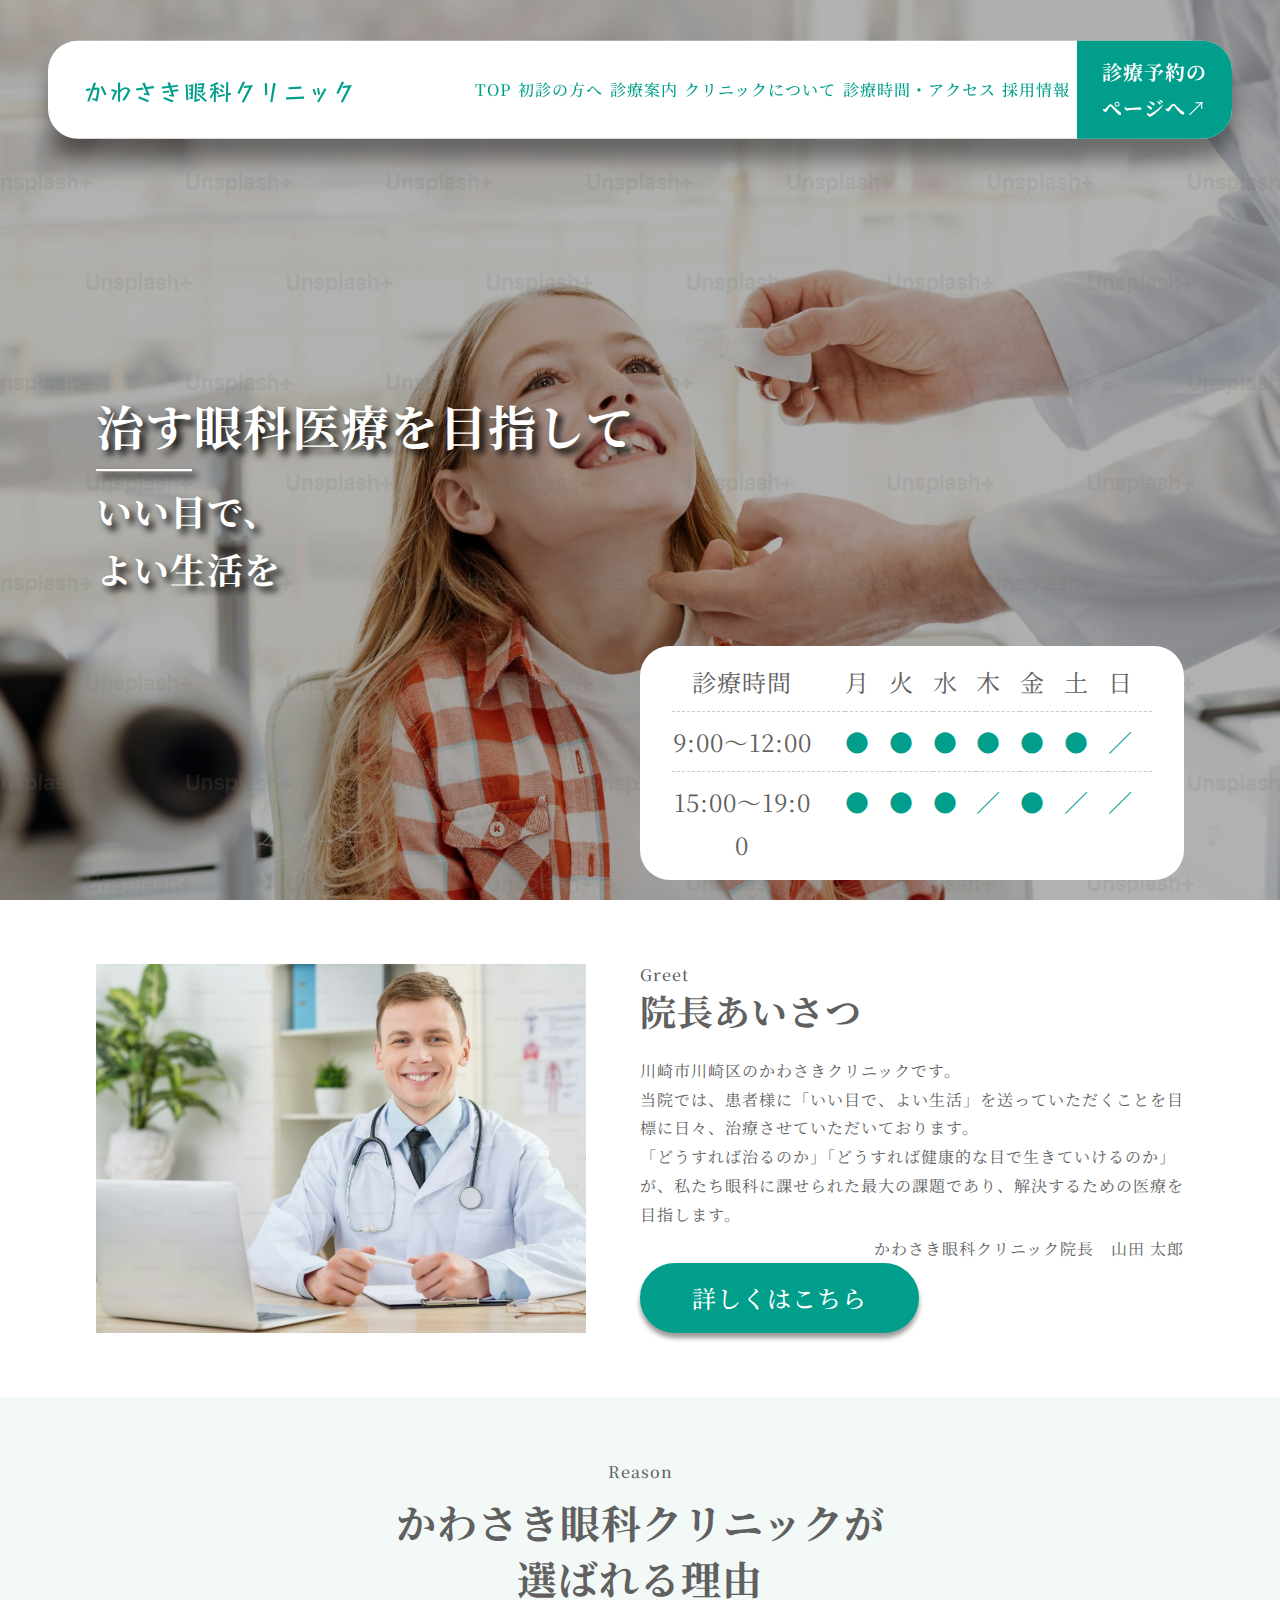
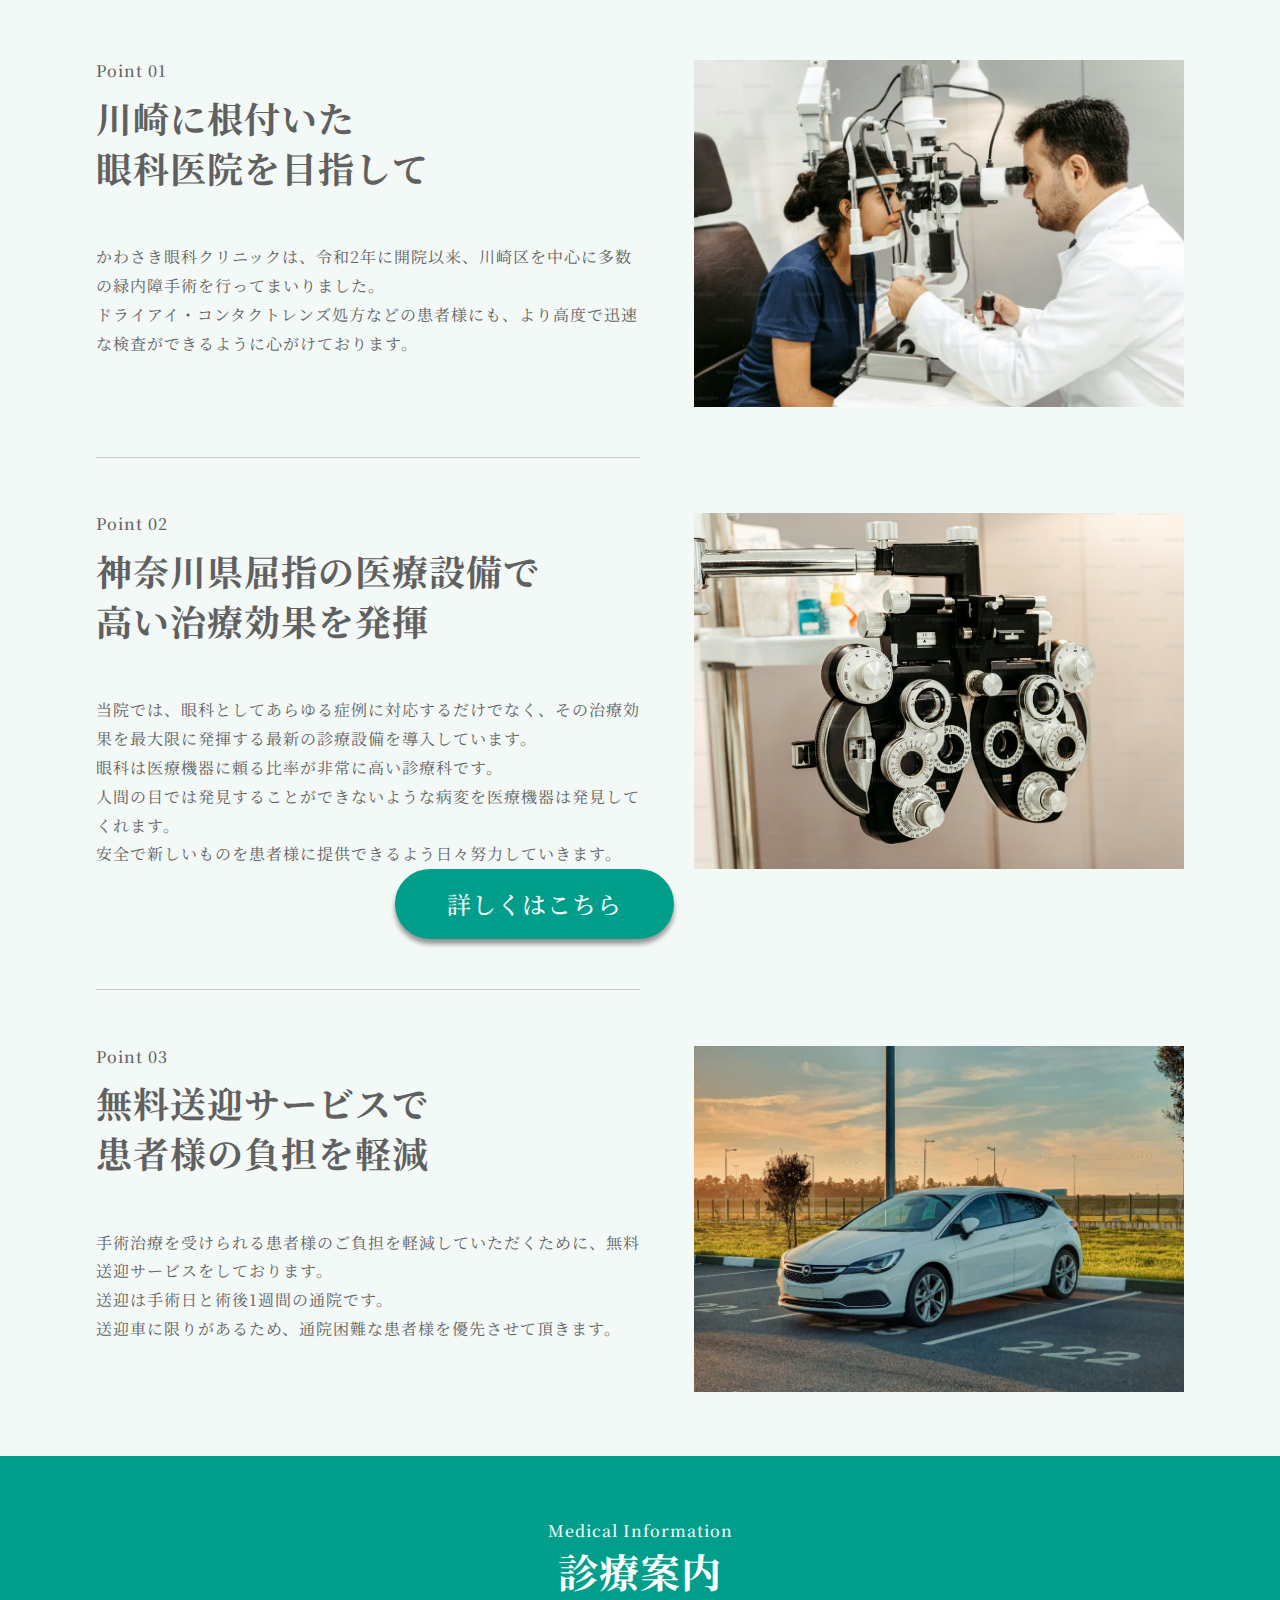
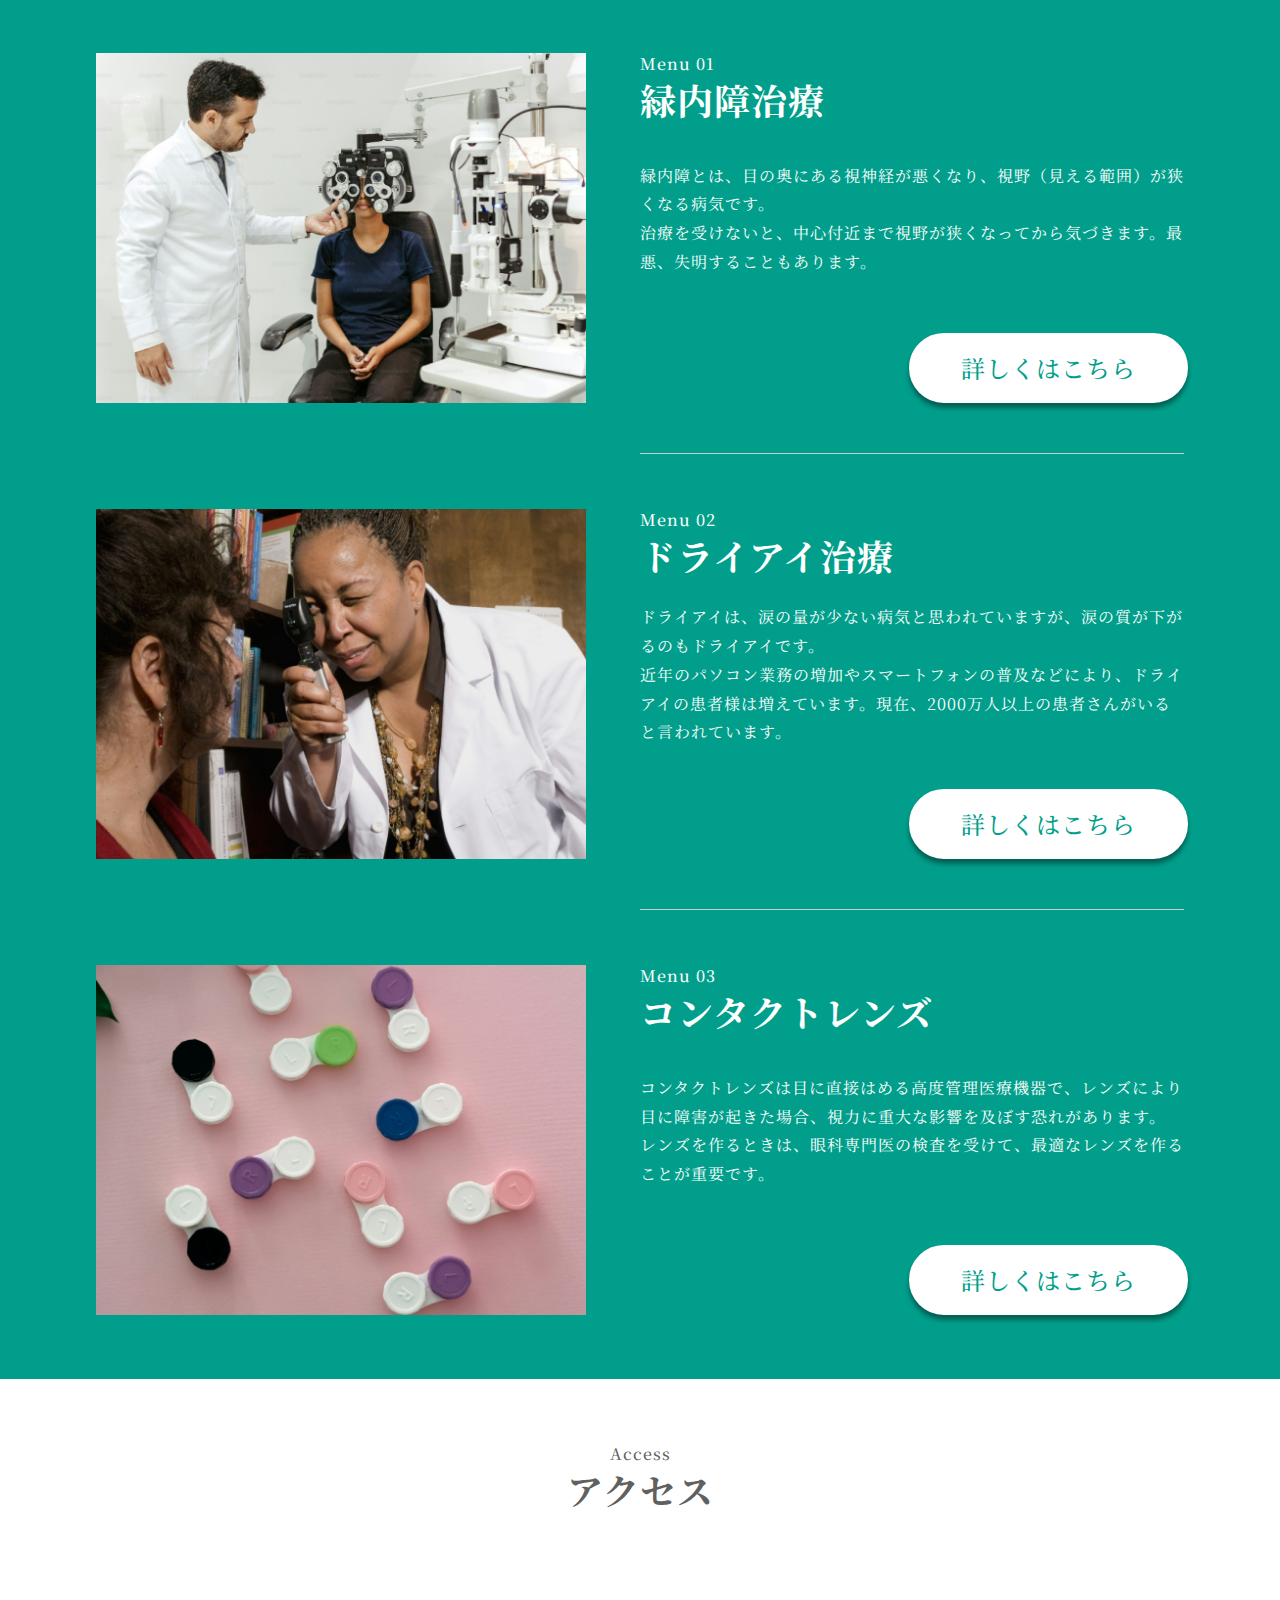
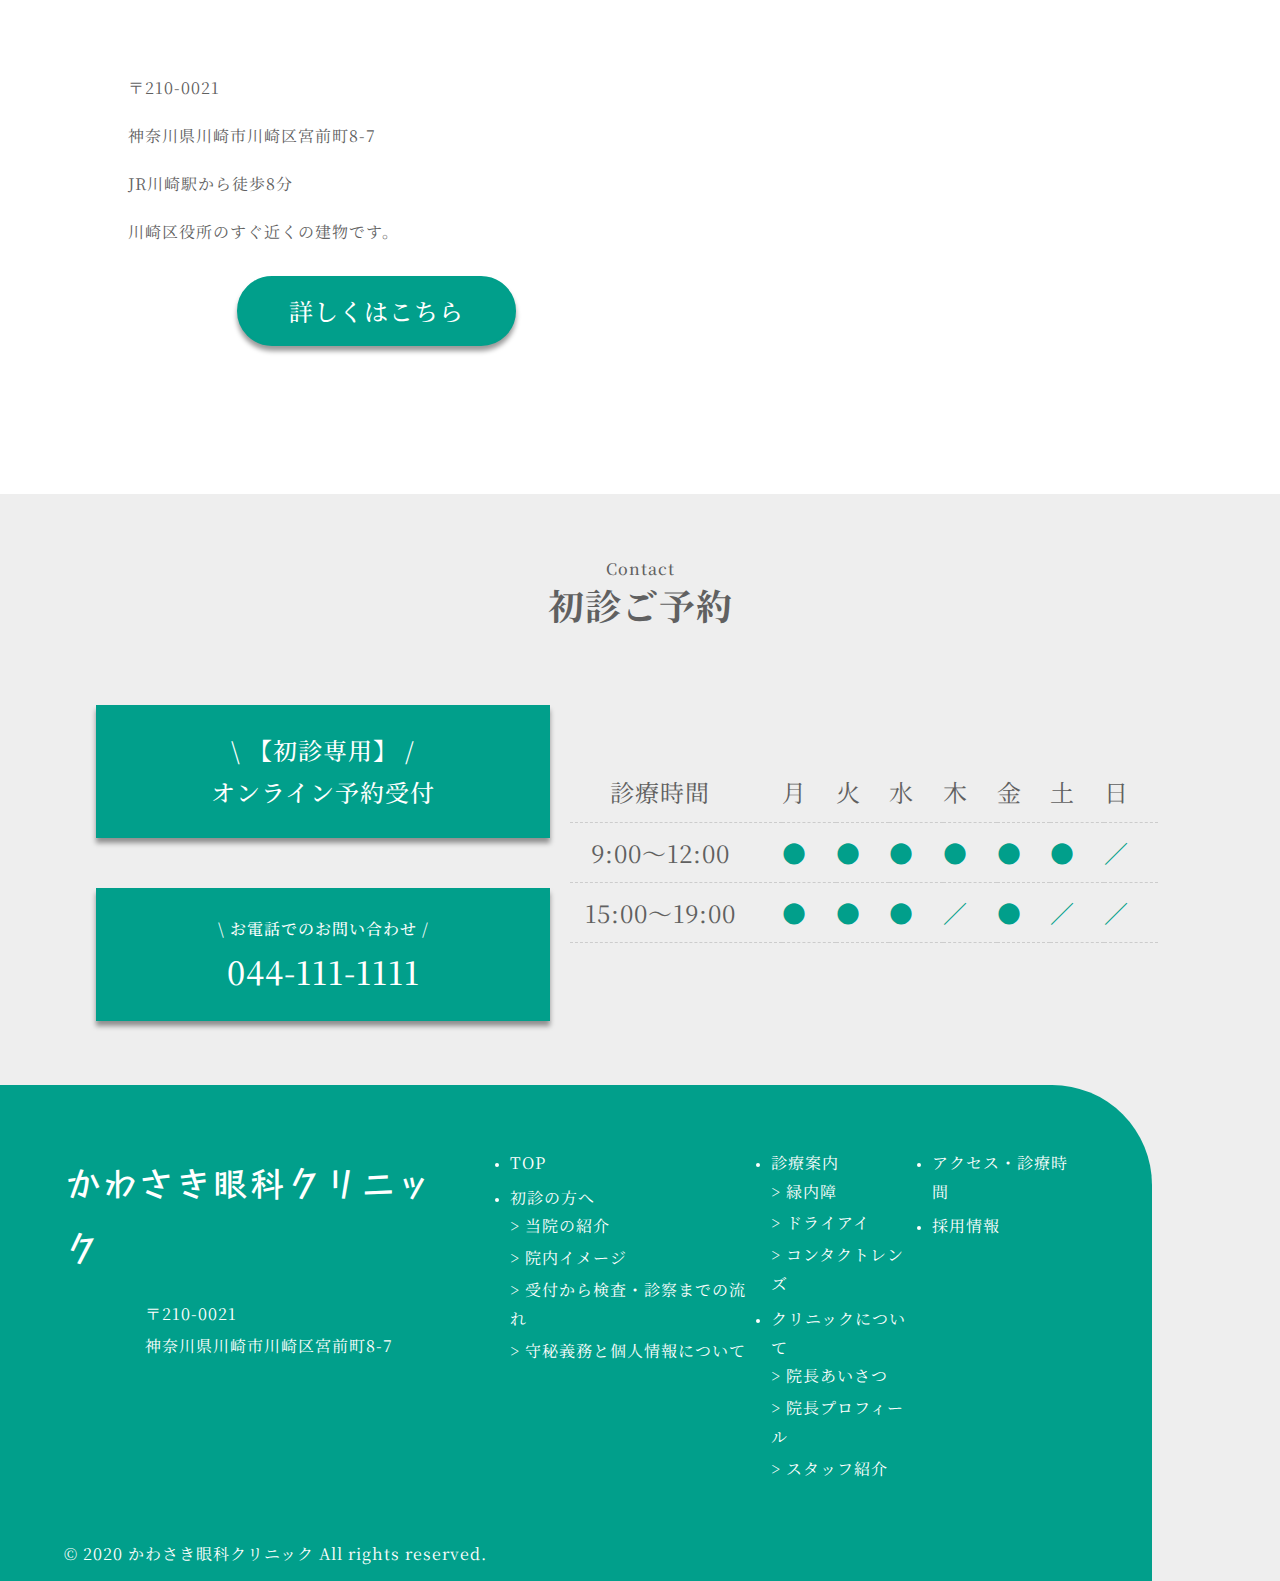
<file: index.html>
<!DOCTYPE html>
<html lang="ja">
  <head>
    <meta charset="UTF-8" />
    <title>川崎市川崎区の眼科 かわさき眼科クリニック</title>
    <meta
      name="description"
      content="【JR川崎駅から徒歩8分】川崎市川崎区を中心に目にかかわる診療を行っております。"
    />
    <meta name="keywords" content="眼科,緑内障,ドライアイ,コンタクトレンズ" />
    <meta name="viewport" content="width=device-width, initial-scale=1.0" />
    <!-- OGP -->
    <meta property="og:url" content="本番環境URL" />
    <meta property="og:type" content="website" />
    <meta
      property="og:title"
      content="川崎市川崎区の眼科 かわさき眼科クリニック"
    />
    <meta
      property="og:description"
      content="【JR川崎駅から徒歩8分】川崎市川崎区を中心に目にかかわる診療を行っております。"
    />
    <meta property="og:site_name" content="かわさき眼科クリニック" />
    <meta property="og:image" content="本番環境URL/img/logo.png" />
    <!--  ICON  -->
    <link rel="icon" href="favicon.ico" />
    <link
      rel="apple-touch-icon"
      sizes="180*180"
      href="本番環境URL/img/logo.png"
    />
    <!-- CSS-外部 -->
    <link rel="preconnect" href="https://fonts.googleapis.com" />
    <link rel="preconnect" href="https://fonts.gstatic.com" crossorigin />
    <link
      href="https://fonts.googleapis.com/css2?family=Noto+Serif+JP:wght@400;600;700&family=Stick&display=swap"
      rel="stylesheet"
    />
    <link
      rel="stylesheet"
      href="https://cdnjs.cloudflare.com/ajax/libs/font-awesome/6.5.1/css/all.min.css"
    />
    <!-- CSS-内部 -->
    <link rel="stylesheet" href="css/reset.css" />
    <link rel="stylesheet" href="css/common-main.css" />
    <link rel="stylesheet" href="css/index.css" />
  </head>
  <body>
    <header class="header" id="header">
      <div class="header-wrap">
        <div class="header-wrap__logo">
          <a href="/"> かわさき眼科クリニック </a>
        </div>
        <nav class="header-wrap__nav">
          <ul class="header-wrap__nav__list">
            <li class="header-wrap__nav__list__item">
              <a href="/"> TOP </a>
            </li>
            <li class="header-wrap__nav__list__item">
              <a href="contact.html"> 初診の方へ </a>
            </li>
            <li class="header-wrap__nav__list__item">
              <a href="guide.html"> 診療案内 </a>
            </li>
            <li class="header-wrap__nav__list__item">
              <a href="intro.html"> クリニックについて </a>
            </li>
            <li class="header-wrap__nav__list__item">
              <a href="access.html"> 診療時間・アクセス </a>
            </li>
            <li class="header-wrap__nav__list__item">
              <a href="recruit.html"> 採用情報 </a>
            </li>
            <li class="header-wrap__nav__list__item__contact">
              <a href="contact.html">
                診療予約の<br />
                ページへ↗
              </a>
            </li>
          </ul>
        </nav>
      </div>
    </header>
    <main>
      <section class="top" id="top">
        <div class="top-wrap">
          <div class="top-wrap__left">
            <div class="top-wrap__left__ttl">
              <h1>治す眼科医療を目指して</h1>
              <hr />
              <p>
                いい目で、<br />
                よい生活を
              </p>
            </div>
          </div>
          <div class="top-wrap__right">
            <div class="top-wrap__right__sche">
              <table>
                <tr>
                  <th>診療時間</th>
                  <td>月</td>
                  <td>火</td>
                  <td>水</td>
                  <td>木</td>
                  <td>金</td>
                  <td>土</td>
                  <td>日</td>
                </tr>
                <tr>
                  <th>9:00～12:00</th>
                  <td>●</td>
                  <td>●</td>
                  <td>●</td>
                  <td>●</td>
                  <td>●</td>
                  <td>●</td>
                  <td>／</td>
                </tr>
                <tr>
                  <th>15:00～19:00</th>
                  <td>●</td>
                  <td>●</td>
                  <td>●</td>
                  <td>／</td>
                  <td>●</td>
                  <td>／</td>
                  <td>／</td>
                </tr>
              </table>
            </div>
          </div>
        </div>
      </section>
      <section class="greet" id="greet">
        <div class="greet-wrap __inner">
          <div class="greet-wrap__left">
            <img src="img/common__greet.png" alt="院長写真" />
          </div>
          <div class="greet-wrap__right">
            <h2 class="ttl">
              <small class="ttl__sub"> Greet </small>
              院長あいさつ
            </h2>
            <p class="greet-wrap__right__txt">
              川崎市川崎区のかわさきクリニックです。<br />
              当院では、患者様に「いい目で、よい生活」を送っていただくことを目標に日々、治療させていただいております。<br />
              「どうすれば治るのか」「どうすれば健康的な目で生きていけるのか」が、私たち眼科に課せられた最大の課題であり、解決するための医療を目指します。
            </p>
            <p class="greet-wrap__right__txt__name">
              かわさき眼科クリニック院長　山田 太郎
            </p>
            <div class="btn g-btn">
              <a href="intro.html#greet"> 詳しくはこちら </a>
            </div>
          </div>
        </div>
      </section>
      <section class="reason" id="reason">
        <div class="reason-wrap __inner">
          <div class="reason-wrap__ttl">
            <h2 class="ttl">
              <small class="ttl__sub f-ttl__sub">Reason</small>
              かわさき眼科クリニックが<br />
              選ばれる理由
            </h2>
          </div>
          <div class="reason-wrap__body">
            <div class="reason-wrap__body__block">
              <div class="reason-wrap__body__block__left">
                <h2 class="ttl">
                  <small class="ttl__sub f-ttl__sub">Point 01</small>
                  川崎に根付いた<br />
                  眼科医院を目指して
                </h2>
                <p class="reason-wrap__body__block__left__txt">
                  かわさき眼科クリニックは、令和2年に開院以来、川崎区を中心に多数の緑内障手術を行ってまいりました。<br />
                  ドライアイ・コンタクトレンズ処方などの患者様にも、より高度で迅速な検査ができるように心がけております。
                </p>
              </div>
              <div class="reason-wrap__body__block__right">
                <img src="img/TOP-Reason1.png" alt="選ばれる理由 写真" />
              </div>
            </div>
            <hr />
            <div class="reason-wrap__body__block">
              <div class="reason-wrap__body__block__left">
                <h2 class="ttl">
                  <small class="ttl__sub f-ttl__sub">Point 02</small>
                  神奈川県屈指の医療設備で<br />
                  高い治療効果を発揮
                </h2>
                <p class="reason-wrap__body__block__left__txt">
                  当院では、眼科としてあらゆる症例に対応するだけでなく、その治療効果を最大限に発揮する最新の診療設備を導入しています。<br />
                  眼科は医療機器に頼る比率が非常に高い診療科です。<br />
                  人間の目では発見することができないような病変を医療機器は発見してくれます。<br />
                  安全で新しいものを患者様に提供できるよう日々努力していきます。
                </p>
              </div>
              <div class="reason-wrap__body__block__right">
                <img src="img/TOP-Reason2.png" alt="選ばれる理由 写真" />
              </div>
            </div>
            <div class="btn c-btn">
              <a href="contact.html">詳しくはこちら</a>
            </div>
            <hr />
            <div class="reason-wrap__body__block">
              <div class="reason-wrap__body__block__left">
                <h2 class="ttl">
                  <small class="ttl__sub f-ttl__sub">Point 03</small>
                  無料送迎サービスで<br />
                  患者様の負担を軽減
                </h2>
                <p class="reason-wrap__body__block__left__txt">
                  手術治療を受けられる患者様のご負担を軽減していただくために、無料送迎サービスをしております。<br />
                  送迎は手術日と術後1週間の通院です。<br />
                  送迎車に限りがあるため、通院困難な患者様を優先させて頂きます。
                </p>
              </div>
              <div class="reason-wrap__body__block__right">
                <img src="img/TOP-Reason3.png" alt="選ばれる理由 写真" />
              </div>
            </div>
          </div>
        </div>
      </section>
      <section class="info" id="info">
        <div class="info-wrap __inner">
          <div class="info-wrap__ttl">
            <h2 class="ttl c-ttl">
              <small class="ttl__sub">Medical Information</small>
              診療案内
            </h2>
          </div>
          <div class="info-wrap__body">
            <div class="info-wrap__body__block">
              <div class="info-wrap__body__block__left">
                <img src="img/TOP-infomation1.png" alt="緑内障治療の写真" />
              </div>
              <div class="info-wrap__body__block__right">
                <h2 class="ttl w-ttl">
                  <small class="ttl__sub">Menu 01</small>
                  緑内障治療
                </h2>
                <p class="info-wrap__body__block__right__txt">
                  緑内障とは、目の奥にある視神経が悪くなり、視野（見える範囲）が狭くなる病気です。<br />
                  治療を受けないと、中心付近まで視野が狭くなってから気づきます。最悪、失明することもあります。
                </p>
                <div class="btn r-btn w-btn">
                  <a href="guide.html"> 詳しくはこちら </a>
                </div>
              </div>
            </div>
            <hr />
            <div class="info-wrap__body__block">
              <div class="info-wrap__body__block__left">
                <img src="img/TOP-infomation2.png" alt="ドライアイ治療の写真" />
              </div>
              <div class="info-wrap__body__block__right">
                <h2 class="ttl w-ttl">
                  <small class="ttl__sub">Menu 02</small>
                  ドライアイ治療
                </h2>
                <p class="info-wrap__body__block__right__txt">
                  ドライアイは、涙の量が少ない病気と思われていますが、涙の質が下がるのもドライアイです。<br />
                  近年のパソコン業務の増加やスマートフォンの普及などにより、ドライアイの患者様は増えています。現在、2000万人以上の患者さんがいると言われています。
                </p>
                <div class="btn r-btn w-btn">
                  <a href="guide2.html"> 詳しくはこちら </a>
                </div>
              </div>
            </div>
            <hr />
            <div class="info-wrap__body__block">
              <div class="info-wrap__body__block__left">
                <img
                  src="img/TOP-infomation3.png"
                  alt="コンタクトレンズの写真"
                />
              </div>
              <div class="info-wrap__body__block__right">
                <h2 class="ttl w-ttl">
                  <small class="ttl__sub">Menu 03</small>
                  コンタクトレンズ
                </h2>
                <p class="info-wrap__body__block__right__txt">
                  コンタクトレンズは目に直接はめる高度管理医療機器で、レンズにより目に障害が起きた場合、視力に重大な影響を及ぼす恐れがあります。<br />
                  レンズを作るときは、眼科専門医の検査を受けて、最適なレンズを作ることが重要です。
                </p>
                <div class="btn r-btn w-btn">
                  <a href="guide3.html"> 詳しくはこちら </a>
                </div>
              </div>
            </div>
          </div>
        </div>
      </section>
      <section class="access" id="access">
        <div class="access-wrap">
          <div class="access-wrap__ttl">
            <h2 class="ttl">
              <small class="ttl__sub">Access</small>
              アクセス
            </h2>
          </div>
          <div class="access-wrap__body">
            <div class="access-wrap__body__left __inner__sub">
              <p class="access-wrap__body__left__txt">
                〒210-0021<br />
                神奈川県川崎市川崎区宮前町8-7<br />
                JR川崎駅から徒歩8分<br />
                川崎区役所のすぐ近くの建物です。
              </p>
              <div class="btn r-btn">
                <a href="access.html">詳しくはこちら</a>
              </div>
            </div>
            <div class="access-wrap__body__right">
              <div class="access-wrap__body__right__map">
                <iframe
                  src="https://www.google.com/maps/embed?pb=!1m18!1m12!1m3!1d573.991143564892!2d139.70472935247605!3d35.52938714198309!2m3!1f0!2f0!3f0!3m2!1i1024!2i768!4f13.1!3m3!1m2!1s0x60186138b6b95703%3A0x3e3e3e6b3e29e15d!2z44OV44Os44Kw44Op44Oz44K55bed5bSO!5e0!3m2!1sja!2sjp!4v1707807026274!5m2!1sja!2sjp"
                  width="600"
                  height="450"
                  style="border: 0"
                  allowfullscreen=""
                  loading="lazy"
                  referrerpolicy="no-referrer-when-downgrade"
                ></iframe>
              </div>
            </div>
          </div>
        </div>
      </section>
    </main>
    <footer class="footer-all" id="footer-all">
      <section class="contact" id="contact">
        <div class="contact-wrap __inner">
          <div class="contact-wrap__ttl">
            <h2 class="ttl">
              <small class="ttl__sub">Contact</small>
              初診ご予約
            </h2>
          </div>
          <div class="contact-wrap__body">
            <div class="contact-wrap__body__left">
              <div class="btn con-btn">
                <a href="contact.html">
                  <small class="btn__sub">\ 【初診専用】 /</small>
                  <p>オンライン予約受付</p>
                </a>
              </div>
              <div class="btn con-btn2">
                <a href="contact.html" class="contact-wrap__body__left__txt">
                  <small class="btn__sub2">\ お電話でのお問い合わせ /</small>
                  <p>044-111-1111</p>
                </a>
              </div>
            </div>
            <div class="contact-wrap__body__right">
              <div class="contact-wrap__body__right__sche">
                <table>
                  <table>
                    <tr>
                      <th>診療時間</th>
                      <td>月</td>
                      <td>火</td>
                      <td>水</td>
                      <td>木</td>
                      <td>金</td>
                      <td>土</td>
                      <td>日</td>
                    </tr>
                    <tr>
                      <th>9:00～12:00</th>
                      <td>●</td>
                      <td>●</td>
                      <td>●</td>
                      <td>●</td>
                      <td>●</td>
                      <td>●</td>
                      <td>／</td>
                    </tr>
                    <tr>
                      <th>15:00～19:00</th>
                      <td>●</td>
                      <td>●</td>
                      <td>●</td>
                      <td>／</td>
                      <td>●</td>
                      <td>／</td>
                      <td>／</td>
                    </tr>
                  </table>
                </table>
              </div>
            </div>
          </div>
        </div>
      </section>
      <section class="footer" id="footer">
        <div class="footer-wrap">
          <div class="footer-wrap__left">
            <div class="footer-wrap__left__logo">
              <h3 class="w-ttl">かわさき眼科クリニック</h3>
            </div>
            <div class="footer-wrap__left__add">
              <p>
                〒210-0021<br />
                神奈川県川崎市川崎区宮前町8-7
              </p>
            </div>
          </div>
          <div class="footer-wrap__right">
            <ul class="footer-wrap__right__list">
              <li class="footer-wrap__right__list__item">
                <a href="/"> TOP </a>
              </li>
              <li class="footer-wrap__right__list__item">
                <a href="contact.html"> 初診の方へ </a>
                <ul class="footer-wrap__right__list__item__sub">
                  <li class="footer-wrap__right__list__item__sub__item">
                    <a href="contact.html#about">> 当院の紹介</a>
                  </li>
                  <li class="footer-wrap__right__list__item__sub__item">
                    <a href="contact.html#hos">> 院内イメージ</a>
                  </li>
                  <li class="footer-wrap__right__list__item__sub__item">
                    <a href="contact.html#flow"
                      >> 受付から検査・診察までの流れ</a
                    >
                  </li>
                  <li class="footer-wrap__right__list__item__sub__item">
                    <a href="contact.html#confident"
                      >> 守秘義務と個人情報について</a
                    >
                  </li>
                </ul>
              </li>
            </ul>
            <ul class="footer-wrap__right__list">
              <li class="footer-wrap__right__list__item">
                <a href="guide.html">診療案内</a>
                <ul class="footer-wrap__right__list__item__sub">
                  <li class="footer-wrap__right__list__item__sub__item">
                    <a href="guide.html">> 緑内障</a>
                  </li>
                  <li class="footer-wrap__right__list__item__sub__item">
                    <a href="guide2.html">> ドライアイ</a>
                  </li>
                  <li class="footer-wrap__right__list__item__sub__item">
                    <a href="guide3.html">> コンタクトレンズ</a>
                  </li>
                </ul>
              </li>
              <li class="footer-wrap__right__list__item">
                <a href="intro.html">クリニックについて</a>
                <ul class="footer-wrap__right__list__item__sub">
                  <li class="footer-wrap__right__list__item__sub__item">
                    <a href="intro.html#greet">> 院長あいさつ</a>
                  </li>
                  <li class="footer-wrap__right__list__item__sub__item">
                    <a href="intro.html#prof">> 院長プロフィール</a>
                  </li>
                  <li class="footer-wrap__right__list__item__sub__item">
                    <a href="intro.html#staff">> スタッフ紹介</a>
                  </li>
                </ul>
              </li>
            </ul>
            <ul class="footer-wrap__right__list">
              <li class="footer-wrap__right__list__item">
                <a href="access.html">アクセス・診療時間</a>
              </li>
              <li class="footer-wrap__right__list__item">
                <a href="recruit.html">採用情報</a>
              </li>
            </ul>
          </div>
        </div>
        <div class="footer-copyright">
          <small>© 2020 かわさき眼科クリニック All rights reserved.</small>
        </div>
      </section>
    </footer>
  </body>
</html>
</file>
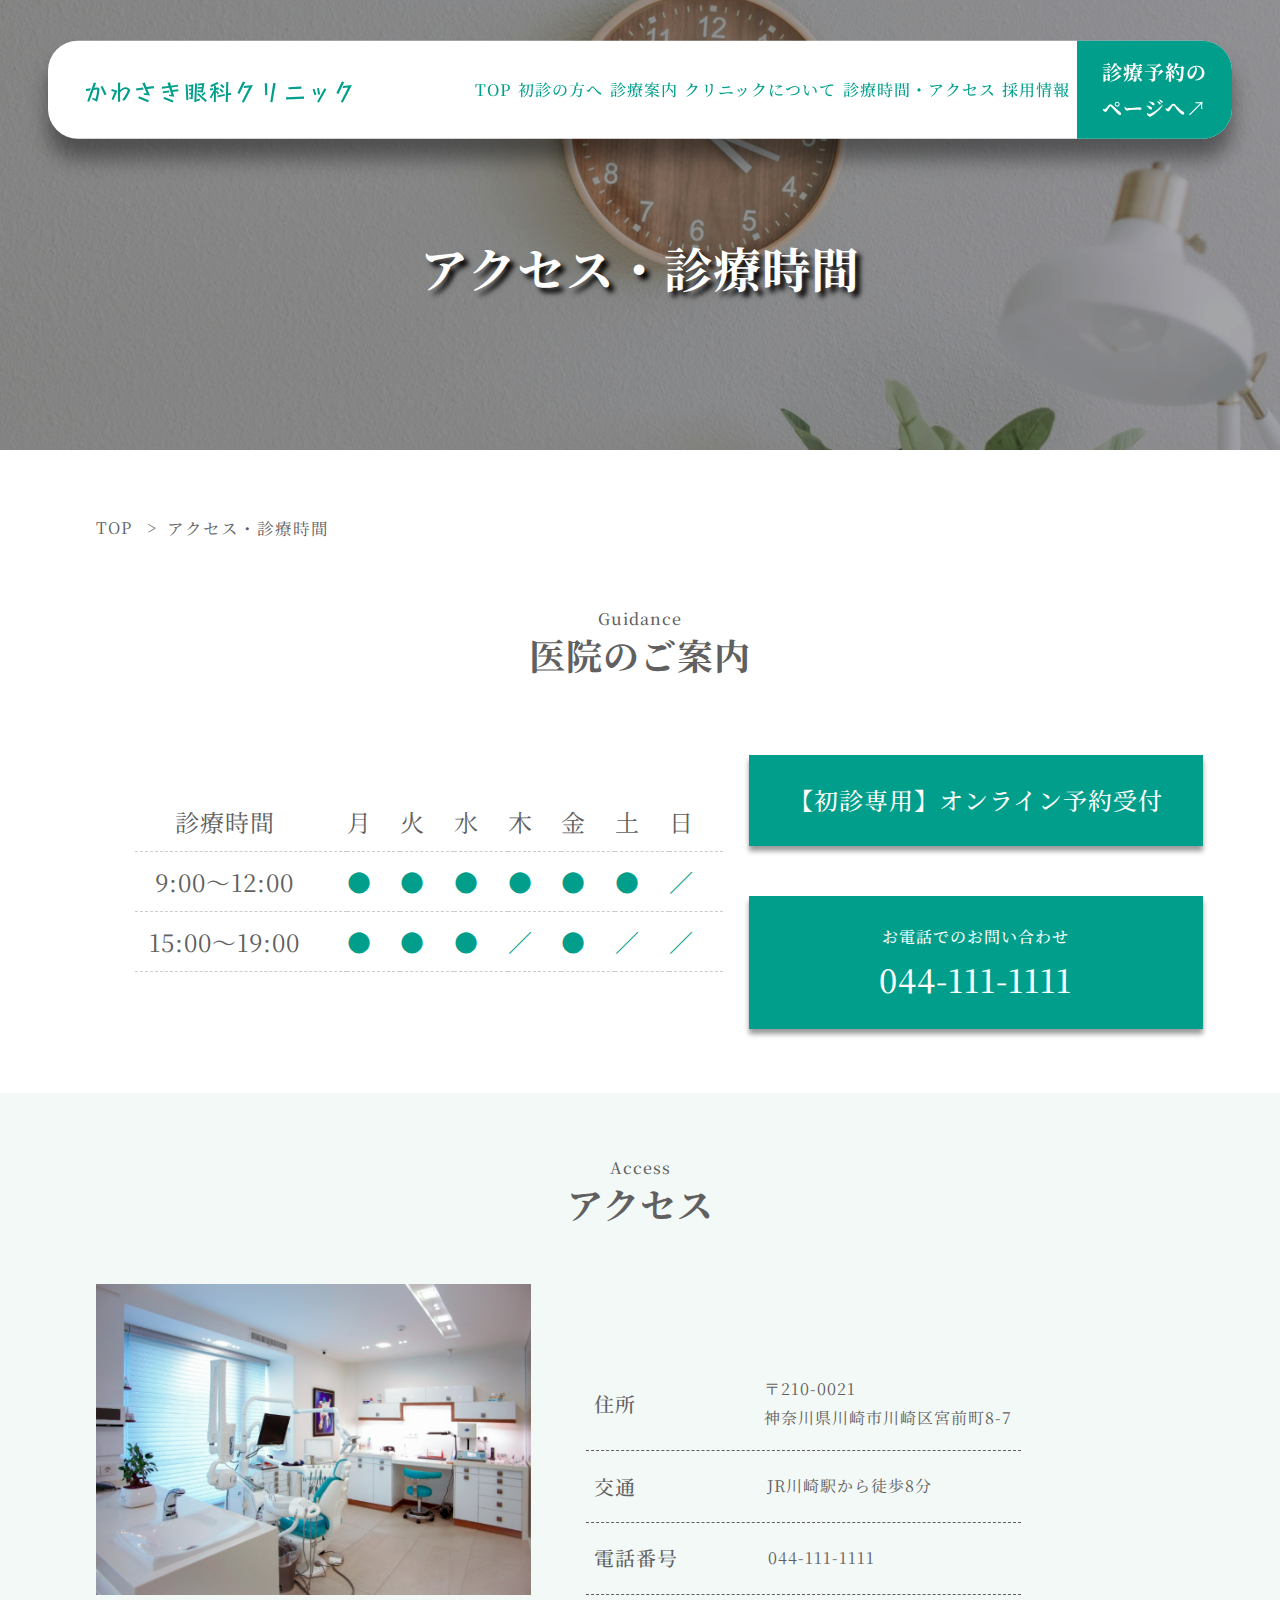
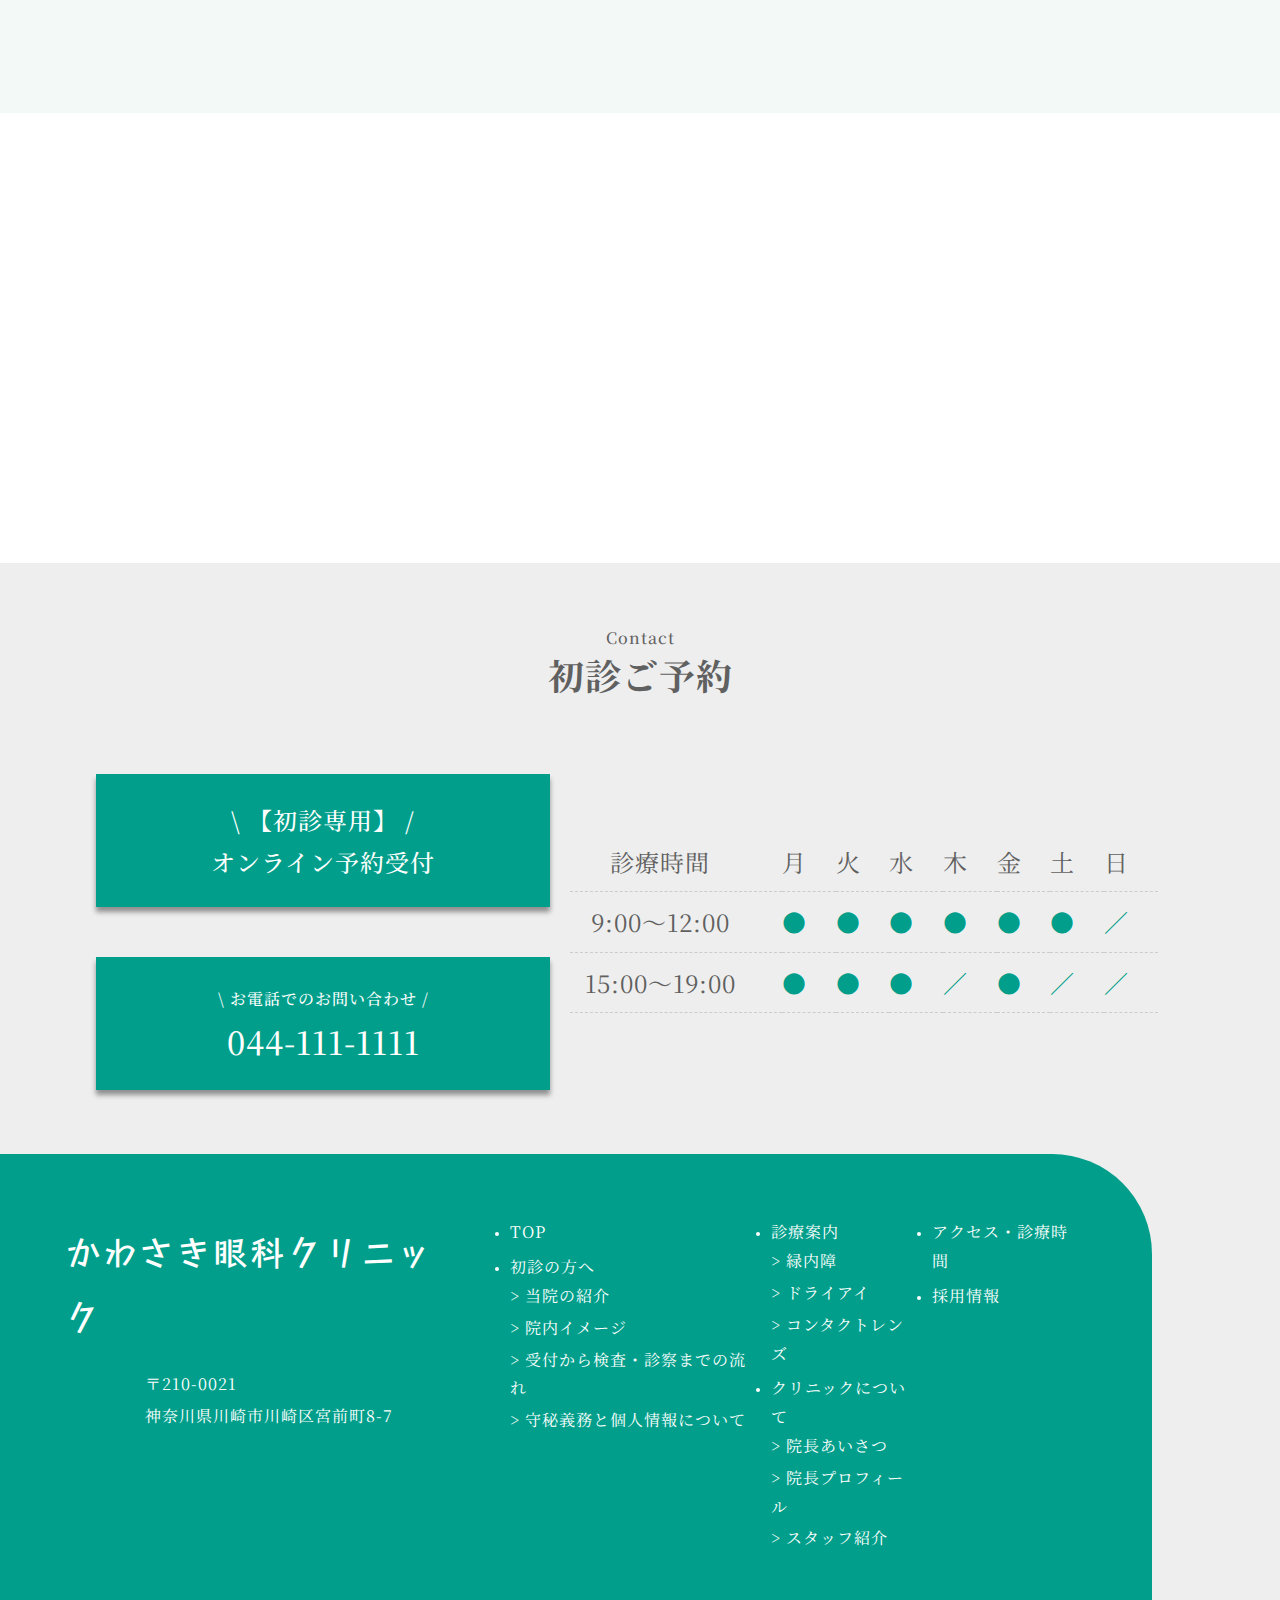
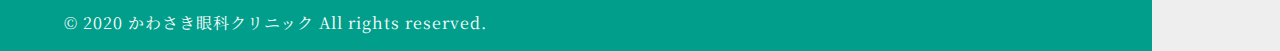
<file: access.html>
<!DOCTYPE html>
<html lang="ja">
  <head>
    <meta charset="UTF-8" />
    <title>川崎市川崎区の眼科 かわさき眼科クリニック</title>
    <meta
      name="description"
      content="【JR川崎駅から徒歩8分】川崎市川崎区を中心に目にかかわる診療を行っております。"
    />
    <meta name="keywords" content="眼科,緑内障,ドライアイ,コンタクトレンズ" />
    <meta name="viewport" content="width=device-width, initial-scale=1.0" />
    <!-- OGP -->
    <meta property="og:url" content="本番環境URL" />
    <meta property="og:type" content="website" />
    <meta
      property="og:title"
      content="川崎市川崎区の眼科 かわさき眼科クリニック"
    />
    <meta
      property="og:description"
      content="【JR川崎駅から徒歩8分】川崎市川崎区を中心に目にかかわる診療を行っております。"
    />
    <meta property="og:site_name" content="かわさき眼科クリニック" />
    <meta property="og:image" content="本番環境URL/img/logo.png" />
    <!--  ICON  -->
    <link rel="icon" href="favicon.ico" />
    <link
      rel="apple-touch-icon"
      sizes="180*180"
      href="本番環境URL/img/logo.png"
    />
    <!-- CSS-外部 -->
    <link rel="preconnect" href="https://fonts.googleapis.com" />
    <link rel="preconnect" href="https://fonts.gstatic.com" crossorigin />
    <link
      href="https://fonts.googleapis.com/css2?family=Noto+Serif+JP:wght@400;600;700&family=Stick&display=swap"
      rel="stylesheet"
    />
    <link
      rel="stylesheet"
      href="https://cdnjs.cloudflare.com/ajax/libs/font-awesome/6.5.1/css/all.min.css"
    />
    <!-- CSS-内部 -->
    <link rel="stylesheet" href="css/reset.css" />
    <link rel="stylesheet" href="css/common-main.css" />
    <link rel="stylesheet" href="css/common-sub.css" />
    <link rel="stylesheet" href="css/access.css" />
  </head>
  <body>
    <header class="header" id="header">
      <div class="header-wrap">
        <div class="header-wrap__logo">
          <a href="/"> かわさき眼科クリニック </a>
        </div>
        <nav class="header-wrap__nav">
          <ul class="header-wrap__nav__list">
            <li class="header-wrap__nav__list__item">
              <a href="/"> TOP </a>
            </li>
            <li class="header-wrap__nav__list__item">
              <a href="contact.html"> 初診の方へ </a>
            </li>
            <li class="header-wrap__nav__list__item">
              <a href="guide.html"> 診療案内 </a>
            </li>
            <li class="header-wrap__nav__list__item">
              <a href="intro.html"> クリニックについて </a>
            </li>
            <li class="header-wrap__nav__list__item">
              <a href="access.html"> 診療時間・アクセス </a>
            </li>
            <li class="header-wrap__nav__list__item">
              <a href="recruit.html"> 採用情報 </a>
            </li>
            <li class="header-wrap__nav__list__item__contact">
              <a href="contact.html">
                診療予約の<br />
                ページへ↗
              </a>
            </li>
          </ul>
        </nav>
      </div>
    </header>
    <main>
      <section class="top" id="top">
        <div class="top-wrap">
          <div class="top-wrap__ttl">
            <h1>アクセス・診療時間</h1>
          </div>
        </div>
      </section>
      <section class="breadcrumb" id="breadcrumb">
        <div class="breadcrumb-wrap __inner">
          <nav class="breadcrumb-wrap__nav">
            <ol class="breadcrumb-wrap__nav__list">
              <li class="breadcrumb-wrap__nav__list__item">
                <a href="/">TOP</a>
              </li>
              <li class="breadcrumb-wrap__nav__list__item">
                <a href="#">アクセス・診療時間</a>
              </li>
            </ol>
          </nav>
        </div>
      </section>
      <section class="contact" id="contact">
        <div class="contact-wrap __inner">
          <div class="contact-wrap__ttl">
            <h2 class="ttl">
              <small class="ttl__sub">Guidance</small>
              医院のご案内
            </h2>
          </div>
          <div class="contact-wrap__body __guidance">
            <div class="contact-wrap__body__left">
              <div class="btn con-btn">
                <a href="contact.html">【初診専用】オンライン予約受付</a>
              </div>
              <div class="btn con-btn2">
                <a href="contact.html" class="contact-wrap__body__left__txt">
                  <small>お電話でのお問い合わせ</small>
                  044-111-1111
                </a>
              </div>
            </div>
            <div class="contact-wrap__body__right">
              <div class="contact-wrap__body__right__sche">
                <table>
                  <table>
                    <tr>
                      <th>診療時間</th>
                      <td>月</td>
                      <td>火</td>
                      <td>水</td>
                      <td>木</td>
                      <td>金</td>
                      <td>土</td>
                      <td>日</td>
                    </tr>
                    <tr>
                      <th>9:00～12:00</th>
                      <td>●</td>
                      <td>●</td>
                      <td>●</td>
                      <td>●</td>
                      <td>●</td>
                      <td>●</td>
                      <td>／</td>
                    </tr>
                    <tr>
                      <th>15:00～19:00</th>
                      <td>●</td>
                      <td>●</td>
                      <td>●</td>
                      <td>／</td>
                      <td>●</td>
                      <td>／</td>
                      <td>／</td>
                    </tr>
                  </table>
                </table>
              </div>
            </div>
          </div>
        </div>
      </section>
      <section class="access" id="access">
        <div class="access-wrap __inner">
          <div class="access-wrap__ttl">
            <h3 class="ttl">
              <small class="ttl__sub">Access</small>
              アクセス
            </h3>
          </div>
          <div class="access-wrap__body">
            <div class="access-wrap__body__left">
              <img src="img/Access-image.png" alt="院内写真" />
            </div>
            <div class="access-wrap__body__right">
              <ul class="access-wrap__body__right__list">
                <li class="access-wrap__body__right__list__item">
                  <span>住所</span>
                  <p>
                    〒210-0021<br />
                    神奈川県川崎市川崎区宮前町8-7
                  </p>
                </li>
                <li class="access-wrap__body__right__list__item">
                  <span>交通</span>
                  <p class="access-wrap__body__right__list__item__sub">
                    JR川崎駅から徒歩8分
                  </p>
                </li>
                <li class="access-wrap__body__right__list__item">
                  <span>電話番号</span>
                  <p class="access-wrap__body__right__list__item__sub2">
                    044-111-1111
                  </p>
                </li>
              </ul>
            </div>
          </div>
        </div>
      </section>
      <section class="map" id="map">
        <div class="map-wrap">
          <iframe
            src="https://www.google.com/maps/embed?pb=!1m14!1m8!1m3!1d811.7455757485101!2d139.704999!3d35.529435!3m2!1i1024!2i768!4f13.1!3m3!1m2!1s0x60186138b6b95703%3A0x3e3e3e6b3e29e15d!2z44OV44Os44Kw44Op44Oz44K55bed5bSO!5e0!3m2!1sja!2sjp!4v1708060196152!5m2!1sja!2sjp"
            width="600"
            height="450"
            style="border: 0"
            allowfullscreen=""
            loading="lazy"
            referrerpolicy="no-referrer-when-downgrade"
          ></iframe>
        </div>
      </section>
    </main>
    <footer class="footer-all" id="footer-all">
      <section class="contact" id="contact">
        <div class="contact-wrap __inner">
          <div class="contact-wrap__ttl">
            <h2 class="ttl">
              <small class="ttl__sub">Contact</small>
              初診ご予約
            </h2>
          </div>
          <div class="contact-wrap__body">
            <div class="contact-wrap__body__left">
              <div class="btn con-btn">
                <a href="contact.html">
                  <small class="btn__sub">\ 【初診専用】 /</small>
                  <p>オンライン予約受付</p>
                </a>
              </div>
              <div class="btn con-btn2">
                <a href="contact.html" class="contact-wrap__body__left__txt">
                  <small class="btn__sub2">\ お電話でのお問い合わせ /</small>
                  <p>044-111-1111</p>
                </a>
              </div>
            </div>
            <div class="contact-wrap__body__right">
              <div class="contact-wrap__body__right__sche">
                <table>
                  <table>
                    <tr>
                      <th>診療時間</th>
                      <td>月</td>
                      <td>火</td>
                      <td>水</td>
                      <td>木</td>
                      <td>金</td>
                      <td>土</td>
                      <td>日</td>
                    </tr>
                    <tr>
                      <th>9:00～12:00</th>
                      <td>●</td>
                      <td>●</td>
                      <td>●</td>
                      <td>●</td>
                      <td>●</td>
                      <td>●</td>
                      <td>／</td>
                    </tr>
                    <tr>
                      <th>15:00～19:00</th>
                      <td>●</td>
                      <td>●</td>
                      <td>●</td>
                      <td>／</td>
                      <td>●</td>
                      <td>／</td>
                      <td>／</td>
                    </tr>
                  </table>
                </table>
              </div>
            </div>
          </div>
        </div>
      </section>
      <section class="footer" id="footer">
        <div class="footer-wrap">
          <div class="footer-wrap__left">
            <div class="footer-wrap__left__logo">
              <h3 class="w-ttl">かわさき眼科クリニック</h3>
            </div>
            <div class="footer-wrap__left__add">
              <p>
                〒210-0021<br />
                神奈川県川崎市川崎区宮前町8-7
              </p>
            </div>
          </div>
          <div class="footer-wrap__right">
            <ul class="footer-wrap__right__list">
              <li class="footer-wrap__right__list__item">
                <a href="/"> TOP </a>
              </li>
              <li class="footer-wrap__right__list__item">
                <a href="contact.html"> 初診の方へ </a>
                <ul class="footer-wrap__right__list__item__sub">
                  <li class="footer-wrap__right__list__item__sub__item">
                    <a href="contact.html#about">> 当院の紹介</a>
                  </li>
                  <li class="footer-wrap__right__list__item__sub__item">
                    <a href="contact.html#hos">> 院内イメージ</a>
                  </li>
                  <li class="footer-wrap__right__list__item__sub__item">
                    <a href="contact.html#flow"
                      >> 受付から検査・診察までの流れ</a
                    >
                  </li>
                  <li class="footer-wrap__right__list__item__sub__item">
                    <a href="contact.html#confident"
                      >> 守秘義務と個人情報について</a
                    >
                  </li>
                </ul>
              </li>
            </ul>
            <ul class="footer-wrap__right__list">
              <li class="footer-wrap__right__list__item">
                <a href="guide.html">診療案内</a>
                <ul class="footer-wrap__right__list__item__sub">
                  <li class="footer-wrap__right__list__item__sub__item">
                    <a href="guide.html">> 緑内障</a>
                  </li>
                  <li class="footer-wrap__right__list__item__sub__item">
                    <a href="guide2.html">> ドライアイ</a>
                  </li>
                  <li class="footer-wrap__right__list__item__sub__item">
                    <a href="guide3.html">> コンタクトレンズ</a>
                  </li>
                </ul>
              </li>
              <li class="footer-wrap__right__list__item">
                <a href="intro.html">クリニックについて</a>
                <ul class="footer-wrap__right__list__item__sub">
                  <li class="footer-wrap__right__list__item__sub__item">
                    <a href="intro.html#greet">> 院長あいさつ</a>
                  </li>
                  <li class="footer-wrap__right__list__item__sub__item">
                    <a href="intro.html#prof">> 院長プロフィール</a>
                  </li>
                  <li class="footer-wrap__right__list__item__sub__item">
                    <a href="intro.html#staff">> スタッフ紹介</a>
                  </li>
                </ul>
              </li>
            </ul>
            <ul class="footer-wrap__right__list">
              <li class="footer-wrap__right__list__item">
                <a href="access.html">アクセス・診療時間</a>
              </li>
              <li class="footer-wrap__right__list__item">
                <a href="recruit.html">採用情報</a>
              </li>
            </ul>
          </div>
        </div>
        <div class="footer-copyright">
          <small>© 2020 かわさき眼科クリニック All rights reserved.</small>
        </div>
      </section>
    </footer>
  </body>
</html>
</file>
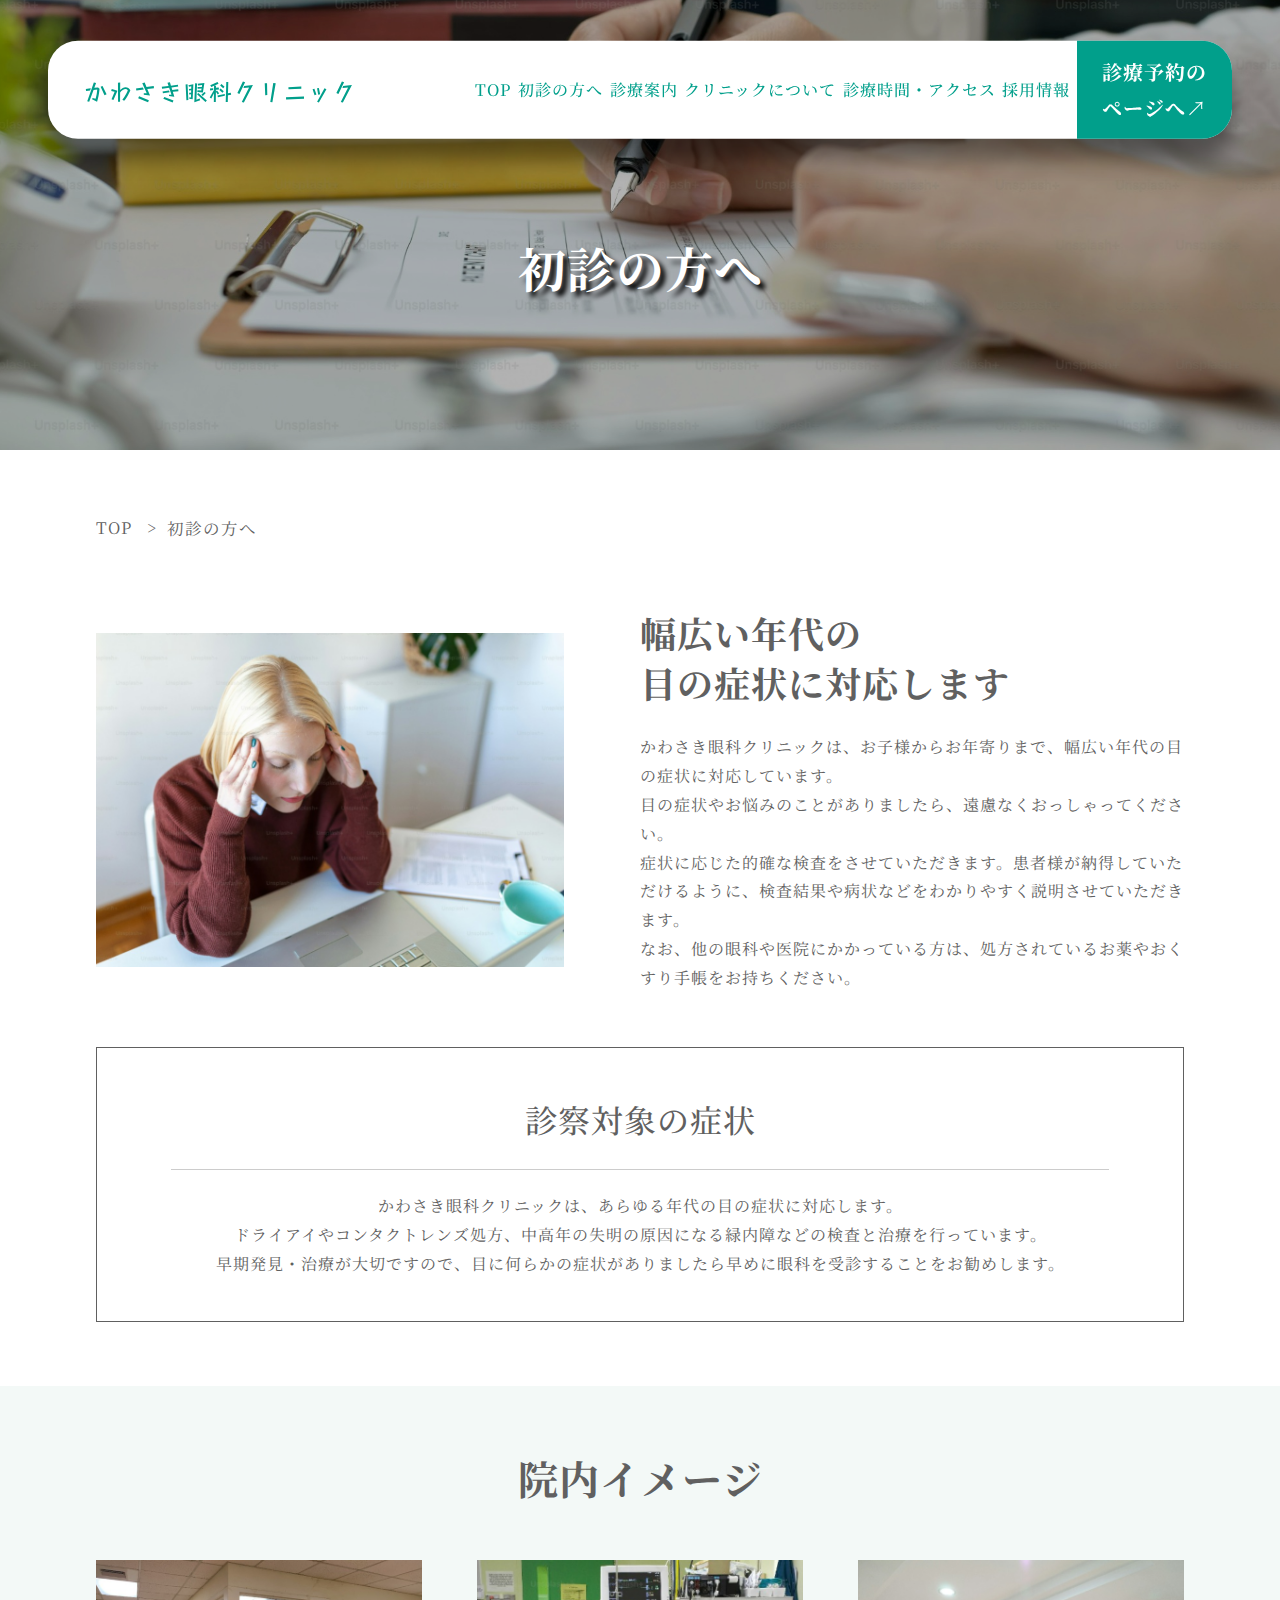
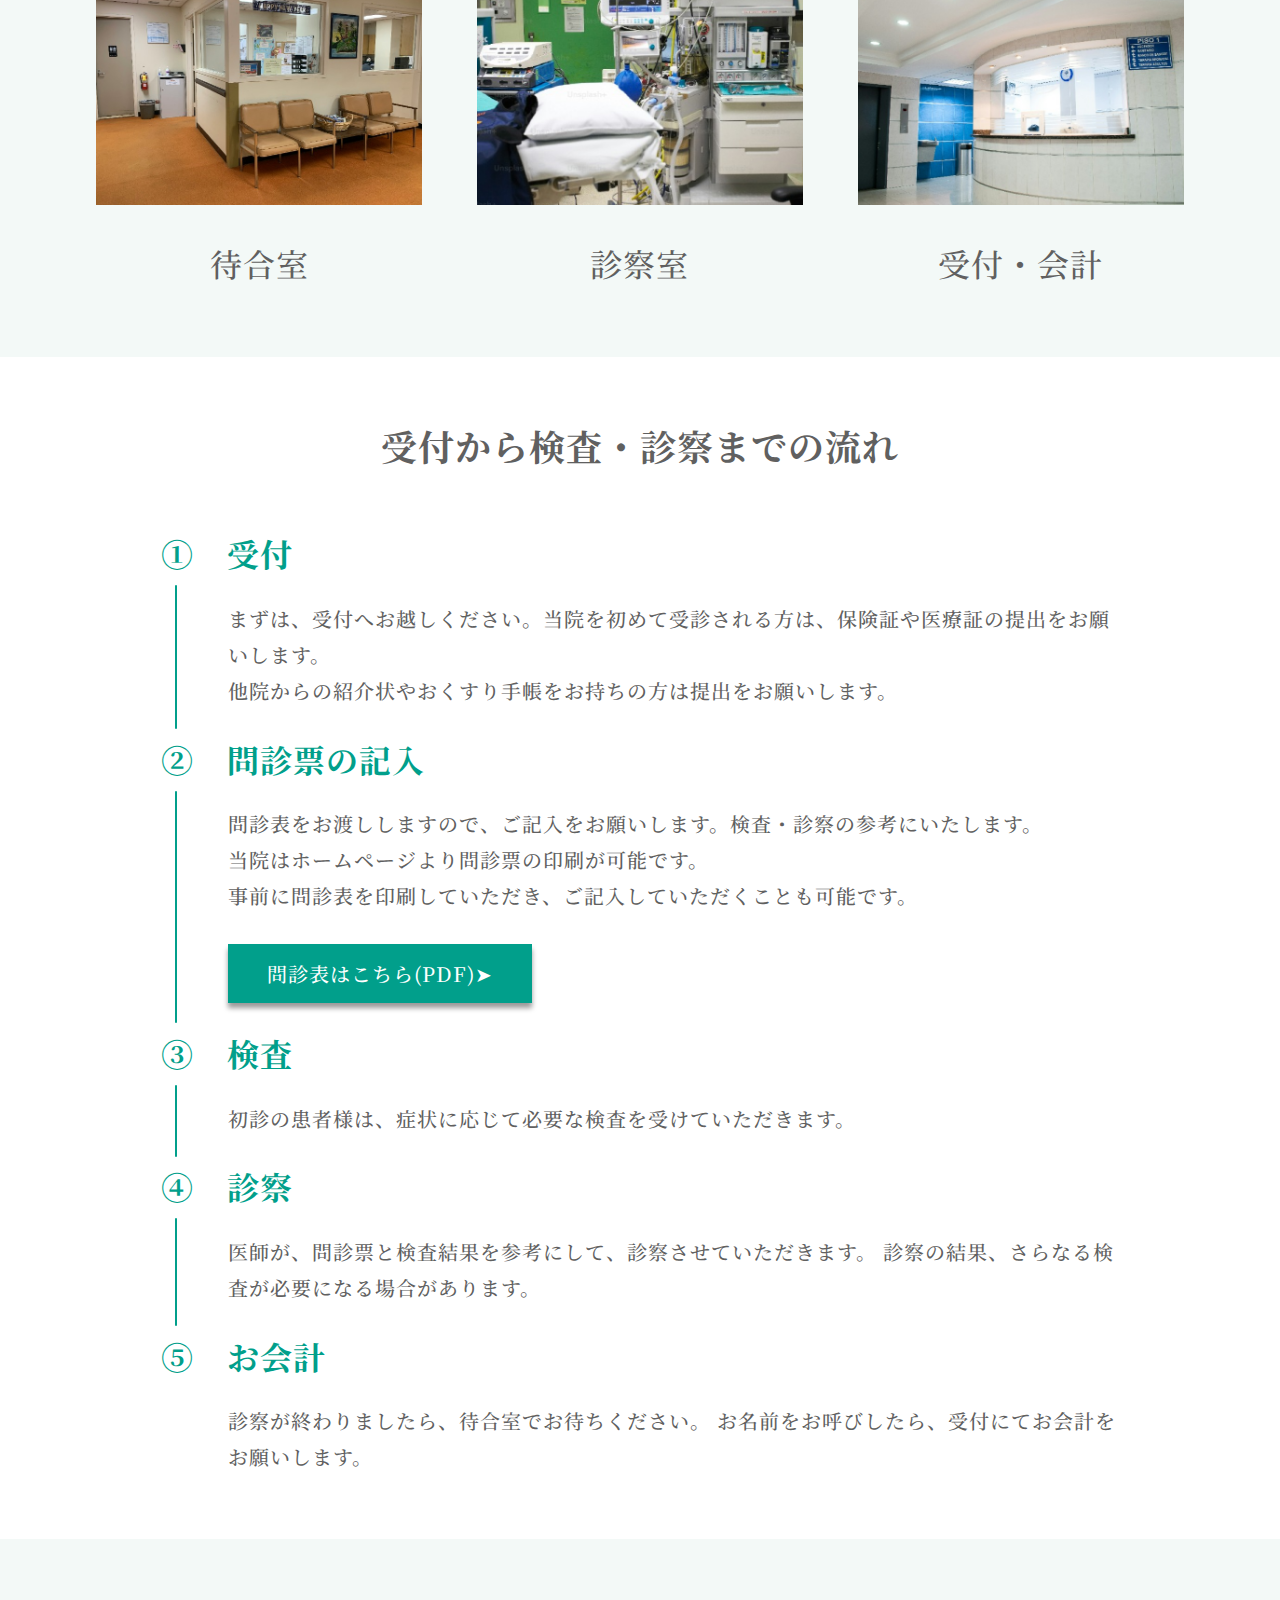
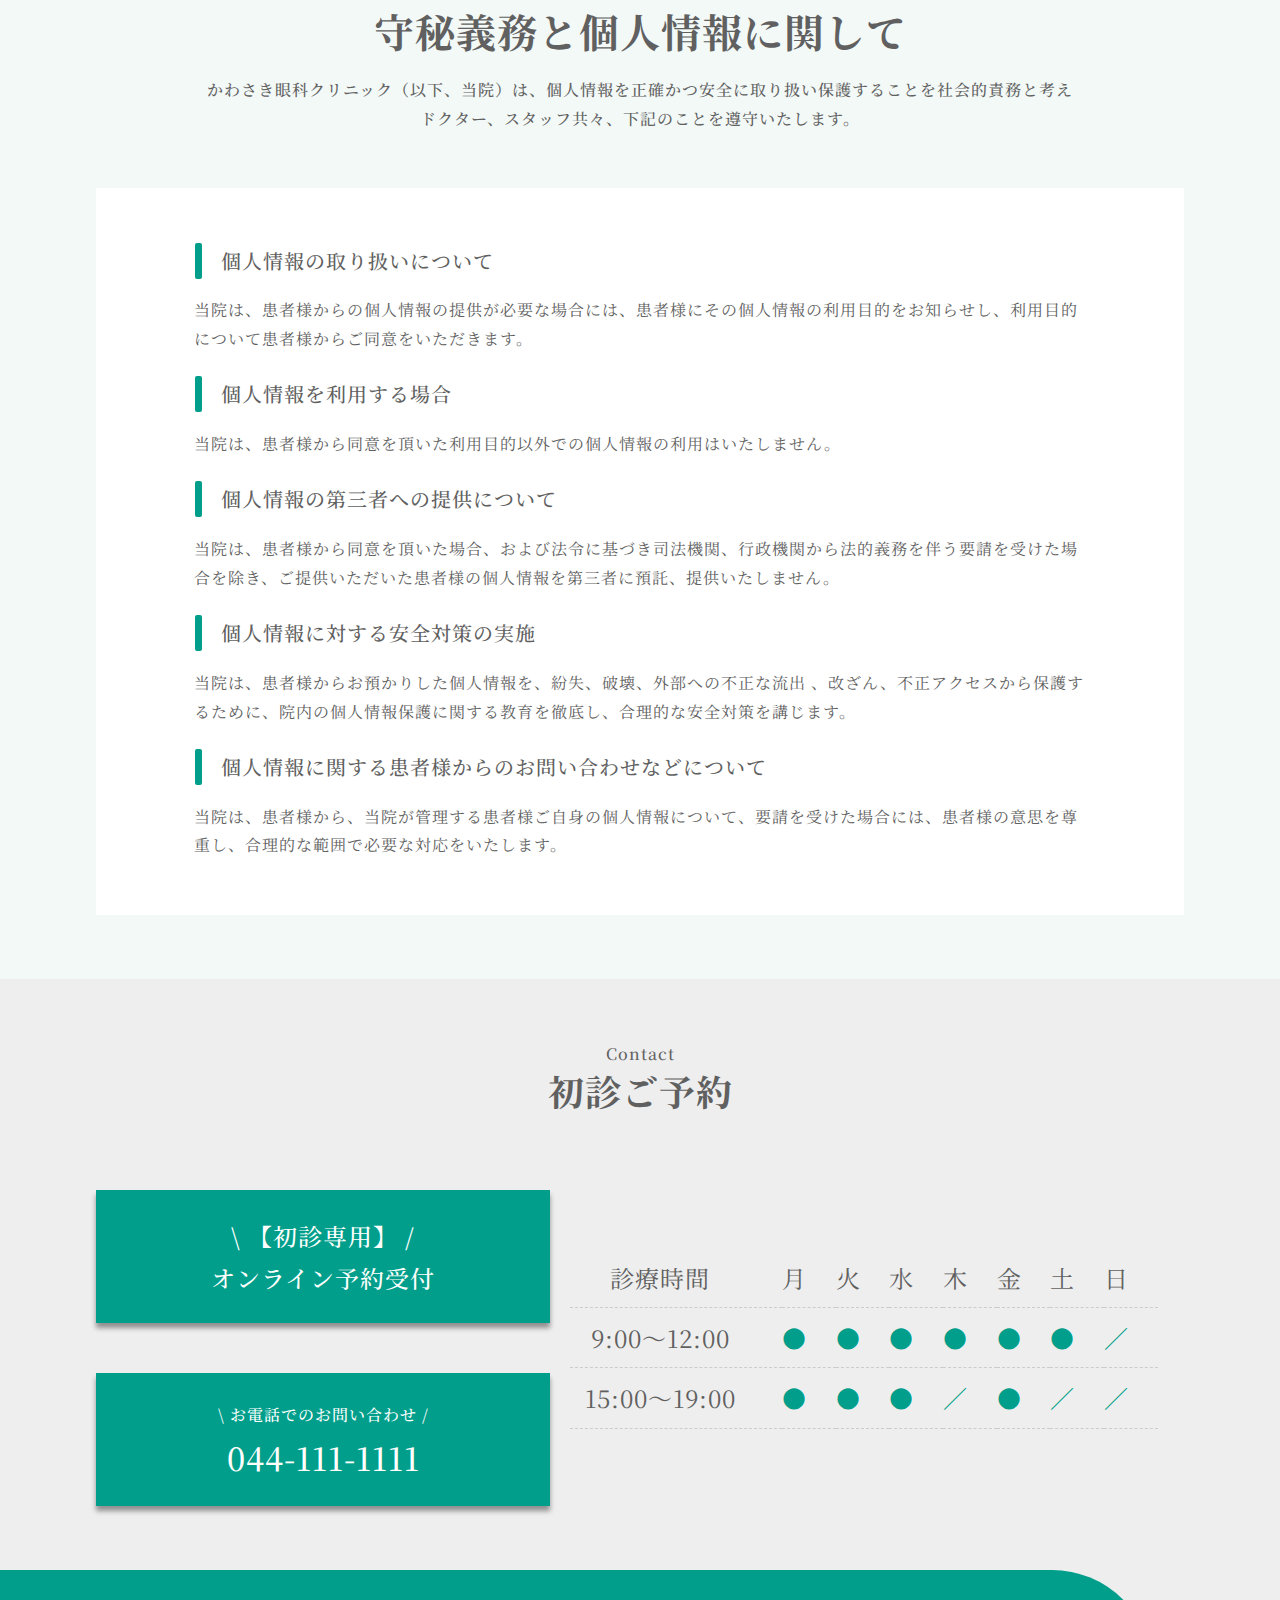
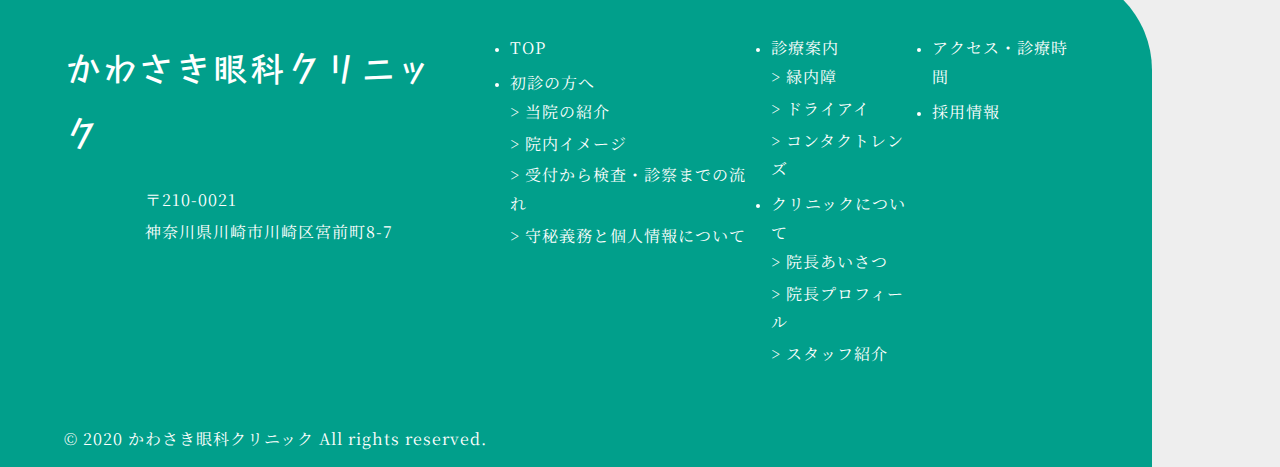
<file: contact.html>
<!DOCTYPE html>
<html lang="ja">
  <head>
    <meta charset="UTF-8" />
    <title>川崎市川崎区の眼科 かわさき眼科クリニック</title>
    <meta
      name="description"
      content="【JR川崎駅から徒歩8分】川崎市川崎区を中心に目にかかわる診療を行っております。"
    />
    <meta name="keywords" content="眼科,緑内障,ドライアイ,コンタクトレンズ" />
    <meta name="viewport" content="width=device-width, initial-scale=1.0" />
    <!-- OGP -->
    <meta property="og:url" content="本番環境URL" />
    <meta property="og:type" content="website" />
    <meta
      property="og:title"
      content="川崎市川崎区の眼科 かわさき眼科クリニック"
    />
    <meta
      property="og:description"
      content="【JR川崎駅から徒歩8分】川崎市川崎区を中心に目にかかわる診療を行っております。"
    />
    <meta property="og:site_name" content="かわさき眼科クリニック" />
    <meta property="og:image" content="本番環境URL/img/logo.png" />
    <!--  ICON  -->
    <link rel="icon" href="favicon.ico" />
    <link
      rel="apple-touch-icon"
      sizes="180*180"
      href="本番環境URL/img/logo.png"
    />
    <!-- CSS-外部 -->
    <link rel="preconnect" href="https://fonts.googleapis.com" />
    <link rel="preconnect" href="https://fonts.gstatic.com" crossorigin />
    <link
      href="https://fonts.googleapis.com/css2?family=Noto+Serif+JP:wght@400;600;700&family=Stick&display=swap"
      rel="stylesheet"
    />
    <link
      rel="stylesheet"
      href="https://cdnjs.cloudflare.com/ajax/libs/font-awesome/6.5.1/css/all.min.css"
    />
    <!-- CSS-内部 -->
    <link rel="stylesheet" href="css/reset.css" />
    <link rel="stylesheet" href="css/common-main.css" />
    <link rel="stylesheet" href="css/common-sub.css" />
    <link rel="stylesheet" href="css/contact.css" />
  </head>
  <body>
    <header class="header" id="header">
      <div class="header-wrap">
        <div class="header-wrap__logo">
          <a href="/"> かわさき眼科クリニック </a>
        </div>
        <nav class="header-wrap__nav">
          <ul class="header-wrap__nav__list">
            <li class="header-wrap__nav__list__item">
              <a href="/"> TOP </a>
            </li>
            <li class="header-wrap__nav__list__item">
              <a href="contact.html"> 初診の方へ </a>
            </li>
            <li class="header-wrap__nav__list__item">
              <a href="guide.html"> 診療案内 </a>
            </li>
            <li class="header-wrap__nav__list__item">
              <a href="intro.html"> クリニックについて </a>
            </li>
            <li class="header-wrap__nav__list__item">
              <a href="access.html"> 診療時間・アクセス </a>
            </li>
            <li class="header-wrap__nav__list__item">
              <a href="recruit.html"> 採用情報 </a>
            </li>
            <li class="header-wrap__nav__list__item__contact">
              <a href="contact.html">
                診療予約の<br />
                ページへ↗
              </a>
            </li>
          </ul>
        </nav>
      </div>
    </header>
    <main>
      <section class="top" id="top">
        <div class="top-wrap">
          <div class="top-wrap__ttl">
            <h1>初診の方へ</h1>
          </div>
        </div>
      </section>
      <section class="breadcrumb" id="breadcrumb">
        <div class="breadcrumb-wrap __inner">
          <nav class="breadcrumb-wrap__nav">
            <ol class="breadcrumb-wrap__nav__list">
              <li class="breadcrumb-wrap__nav__list__item">
                <a href="/">TOP</a>
              </li>
              <li class="breadcrumb-wrap__nav__list__item">
                <a href="#">初診の方へ</a>
              </li>
            </ol>
          </nav>
        </div>
      </section>
      <section class="about" id="about">
        <div class="about-wrap __inner">
          <div class="about-wrap__con">
            <div class="about-wrap__con__left">
              <img src="img/Contact-about.png" alt="初診の方へ" />
            </div>
            <div class="about-wrap__con__right">
              <h2 class="ttl">
                幅広い年代の<br />
                目の症状に対応します
              </h2>
              <p>
                かわさき眼科クリニックは、お子様からお年寄りまで、幅広い年代の目の症状に対応しています。<br />
                目の症状やお悩みのことがありましたら、遠慮なくおっしゃってください。<br />
                症状に応じた的確な検査をさせていただきます。患者様が納得していただけるように、検査結果や病状などをわかりやすく説明させていただきます。<br />
                なお、他の眼科や医院にかかっている方は、処方されているお薬やおくすり手帳をお持ちください。
              </p>
            </div>
          </div>
          <div class="about-wrap__block">
            <h3 class="about-wrap__block__ttl">診察対象の症状</h3>
            <hr />
            <p>
              かわさき眼科クリニックは、あらゆる年代の目の症状に対応します。<br />
              ドライアイやコンタクトレンズ処方、中高年の失明の原因になる緑内障などの検査と治療を行っています。<br />
              早期発見・治療が大切ですので、目に何らかの症状がありましたら早めに眼科を受診することをお勧めします。
            </p>
          </div>
        </div>
      </section>
      <section class="hos" id="hos">
        <div class="hos-wrap __inner">
          <div class="hos-wrap__ttl">
            <h2 class="ttl">院内イメージ</h2>
          </div>
          <div class="hos-wrap__con">
            <div class="hos-wrap__con__block">
              <img src="img/Contact-image1.png" alt="院内イメージ" />
              <h4>待合室</h4>
            </div>
            <div class="hos-wrap__con__block">
              <img src="img/Contact-image2.png" alt="院内イメージ" />
              <h4>診察室</h4>
            </div>
            <div class="hos-wrap__con__block">
              <img src="img/Contact-image3.png" alt="院内イメージ" />
              <h4>受付・会計</h4>
            </div>
          </div>
        </div>
      </section>
      <section class="flow" id="flow">
        <div class="flow-wrap __inner">
          <div class="flow-wrap__ttl">
            <h2 class="ttl">受付から検査・診察までの流れ</h2>
          </div>
          <div class="flow-wrap__body">
            <div class="flow-wrap__body__block">
              <div class="flow-wrap__body__block__txt">
                <h4>①　受付</h4>
                <p>
                  まずは、受付へお越しください。当院を初めて受診される方は、保険証や医療証の提出をお願いします。<br />
                  他院からの紹介状やおくすり手帳をお持ちの方は提出をお願いします。
                </p>
              </div>
            </div>
            <div class="flow-wrap__body__block">
              <div class="flow-wrap__body__block__txt">
                <h4>②　問診票の記入</h4>
                <p>
                  問診表をお渡ししますので、ご記入をお願いします。検査・診察の参考にいたします。<br />
                  当院はホームページより問診票の印刷が可能です。<br />
                  事前に問診表を印刷していただき、ご記入していただくことも可能です。
                </p>
                <div class="btn hos-btn">
                  <a href="#">問診表はこちら(PDF)➤</a>
                </div>
              </div>
            </div>
            <div class="flow-wrap__body__block">
              <div class="flow-wrap__body__block__txt">
                <h4>③　検査</h4>
                <p>
                  初診の患者様は、症状に応じて必要な検査を受けていただきます。
                </p>
              </div>
            </div>
            <div class="flow-wrap__body__block">
              <div class="flow-wrap__body__block__txt">
                <h4>④　診察</h4>
                <p>
                  医師が、問診票と検査結果を参考にして、診察させていただきます。
                  診察の結果、さらなる検査が必要になる場合があります。
                </p>
              </div>
            </div>
            <div class="flow-wrap__body__block">
              <div class="flow-wrap__body__block__txt">
                <h4>⑤　お会計</h4>
                <p>
                  診察が終わりましたら、待合室でお待ちください。
                  お名前をお呼びしたら、受付にてお会計をお願いします。
                </p>
              </div>
            </div>
          </div>
        </div>
      </section>
      <section class="confident" id="confident">
        <div class="confident-wrap __inner">
          <div class="confident-wrap__ttl">
            <h2 class="ttl">守秘義務と個人情報に関して</h2>
            <p>
              かわさき眼科クリニック（以下、当院）は、個人情報を正確かつ安全に取り扱い保護することを社会的責務と考え<br />
              ドクター、スタッフ共々、下記のことを遵守いたします。
            </p>
          </div>
          <div class="confident-wrap__body">
            <div class="confident-wrap__body__block">
              <h4>個人情報の取り扱いについて</h4>
              <p>当院は、患者様からの個人情報の提供が必要な場合には、患者様にその個人情報の利用目的をお知らせし、利用目的について患者様からご同意をいただきます。</p>
            </div>
            <div class="confident-wrap__body__block">
              <h4>個人情報を利用する場合</h4>
              <p>当院は、患者様から同意を頂いた利用目的以外での個人情報の利用はいたしません。</p>
            </div>
            <div class="confident-wrap__body__block">
              <h4>個人情報の第三者への提供について</h4>
              <p>当院は、患者様から同意を頂いた場合、および法令に基づき司法機関、行政機関から法的義務を伴う要請を受けた場合を除き、ご提供いただいた患者様の個人情報を第三者に預託、提供いたしません。</p>
            </div>
            <div class="confident-wrap__body__block">
              <h4>個人情報に対する安全対策の実施</h4>
              <p>当院は、患者様からお預かりした個人情報を、紛失、破壊、外部への不正な流出 、改ざん、不正アクセスから保護するために、院内の個人情報保護に関する教育を徹底し、合理的な安全対策を講じます。</p>
            </div>
            <div class="confident-wrap__body__block">
              <h4>個人情報に関する患者様からのお問い合わせなどについて</h4>
              <p>当院は、患者様から、当院が管理する患者様ご自身の個人情報について、要請を受けた場合には、患者様の意思を尊重し、合理的な範囲で必要な対応をいたします。</p>
            </div>
          </div>
        </div>
      </section>
    </main>
    <footer class="footer-all" id="footer-all">
      <section class="contact" id="contact">
        <div class="contact-wrap __inner">
          <div class="contact-wrap__ttl">
            <h2 class="ttl">
              <small class="ttl__sub">Contact</small>
              初診ご予約
            </h2>
          </div>
          <div class="contact-wrap__body">
            <div class="contact-wrap__body__left">
              <div class="btn con-btn">
                <a href="contact.html">
                  <small class="btn__sub">\ 【初診専用】 /</small>
                  <p>オンライン予約受付</p>
                </a>
              </div>
              <div class="btn con-btn2">
                <a href="contact.html" class="contact-wrap__body__left__txt">
                  <small class="btn__sub2">\ お電話でのお問い合わせ /</small>
                  <p>044-111-1111</p>
                </a>
              </div>
            </div>
            <div class="contact-wrap__body__right">
              <div class="contact-wrap__body__right__sche">
                <table>
                  <table>
                    <tr>
                      <th>診療時間</th>
                      <td>月</td>
                      <td>火</td>
                      <td>水</td>
                      <td>木</td>
                      <td>金</td>
                      <td>土</td>
                      <td>日</td>
                    </tr>
                    <tr>
                      <th>9:00～12:00</th>
                      <td>●</td>
                      <td>●</td>
                      <td>●</td>
                      <td>●</td>
                      <td>●</td>
                      <td>●</td>
                      <td>／</td>
                    </tr>
                    <tr>
                      <th>15:00～19:00</th>
                      <td>●</td>
                      <td>●</td>
                      <td>●</td>
                      <td>／</td>
                      <td>●</td>
                      <td>／</td>
                      <td>／</td>
                    </tr>
                  </table>
                </table>
              </div>
            </div>
          </div>
        </div>
      </section>
      <section class="footer" id="footer">
        <div class="footer-wrap">
          <div class="footer-wrap__left">
            <div class="footer-wrap__left__logo">
              <h3 class="w-ttl">かわさき眼科クリニック</h3>
            </div>
            <div class="footer-wrap__left__add">
              <p>
                〒210-0021<br />
                神奈川県川崎市川崎区宮前町8-7
              </p>
            </div>
          </div>
          <div class="footer-wrap__right">
            <ul class="footer-wrap__right__list">
              <li class="footer-wrap__right__list__item">
                <a href="/"> TOP </a>
              </li>
              <li class="footer-wrap__right__list__item">
                <a href="contact.html"> 初診の方へ </a>
                <ul class="footer-wrap__right__list__item__sub">
                  <li class="footer-wrap__right__list__item__sub__item">
                    <a href="contact.html#about">> 当院の紹介</a>
                  </li>
                  <li class="footer-wrap__right__list__item__sub__item">
                    <a href="contact.html#hos">> 院内イメージ</a>
                  </li>
                  <li class="footer-wrap__right__list__item__sub__item">
                    <a href="contact.html#flow"
                      >> 受付から検査・診察までの流れ</a
                    >
                  </li>
                  <li class="footer-wrap__right__list__item__sub__item">
                    <a href="contact.html#confident"
                      >> 守秘義務と個人情報について</a
                    >
                  </li>
                </ul>
              </li>
            </ul>
            <ul class="footer-wrap__right__list">
              <li class="footer-wrap__right__list__item">
                <a href="guide.html">診療案内</a>
                <ul class="footer-wrap__right__list__item__sub">
                  <li class="footer-wrap__right__list__item__sub__item">
                    <a href="guide.html">> 緑内障</a>
                  </li>
                  <li class="footer-wrap__right__list__item__sub__item">
                    <a href="guide2.html">> ドライアイ</a>
                  </li>
                  <li class="footer-wrap__right__list__item__sub__item">
                    <a href="guide3.html">> コンタクトレンズ</a>
                  </li>
                </ul>
              </li>
              <li class="footer-wrap__right__list__item">
                <a href="intro.html">クリニックについて</a>
                <ul class="footer-wrap__right__list__item__sub">
                  <li class="footer-wrap__right__list__item__sub__item">
                    <a href="intro.html#greet">> 院長あいさつ</a>
                  </li>
                  <li class="footer-wrap__right__list__item__sub__item">
                    <a href="intro.html#prof">> 院長プロフィール</a>
                  </li>
                  <li class="footer-wrap__right__list__item__sub__item">
                    <a href="intro.html#staff">> スタッフ紹介</a>
                  </li>
                </ul>
              </li>
            </ul>
            <ul class="footer-wrap__right__list">
              <li class="footer-wrap__right__list__item">
                <a href="access.html">アクセス・診療時間</a>
              </li>
              <li class="footer-wrap__right__list__item">
                <a href="recruit.html">採用情報</a>
              </li>
            </ul>
          </div>
        </div>
        <div class="footer-copyright">
          <small>© 2020 かわさき眼科クリニック All rights reserved.</small>
        </div>
      </section>
    </footer>
  </body>
</html>
</file>
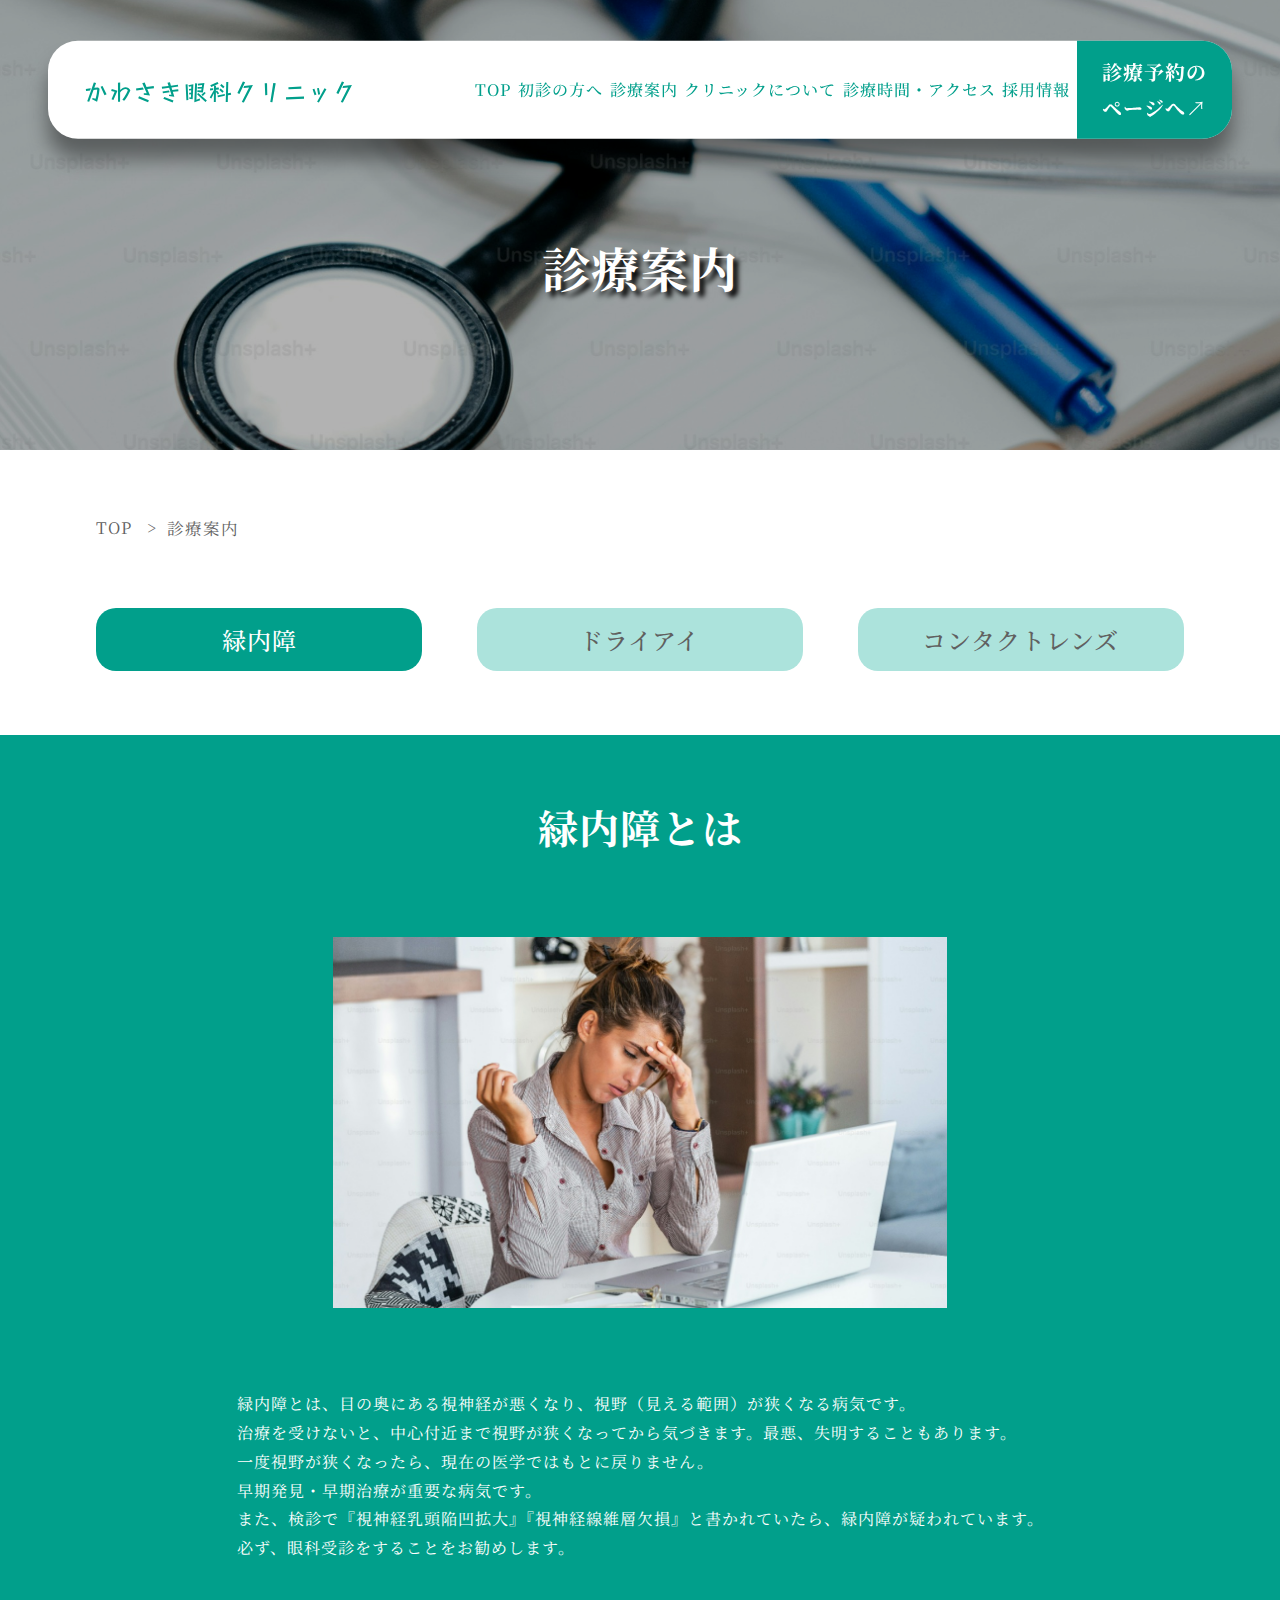
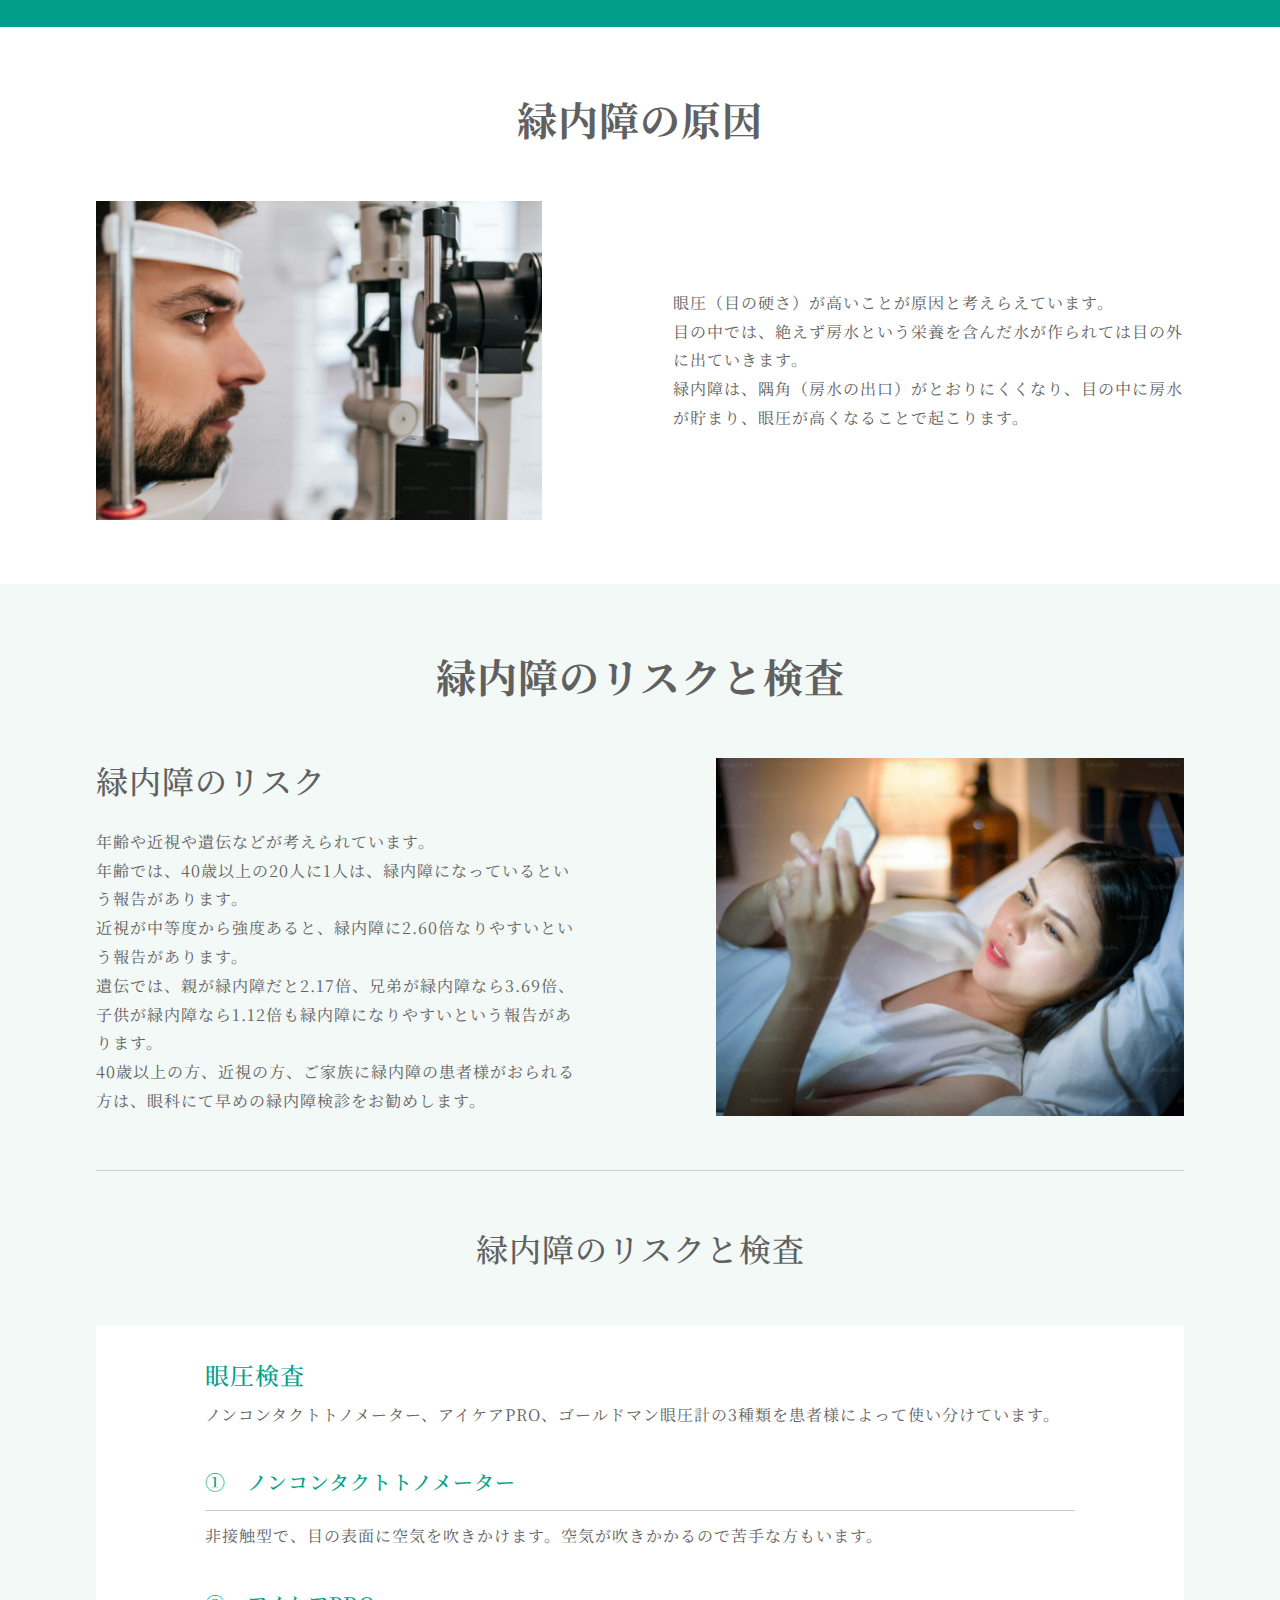
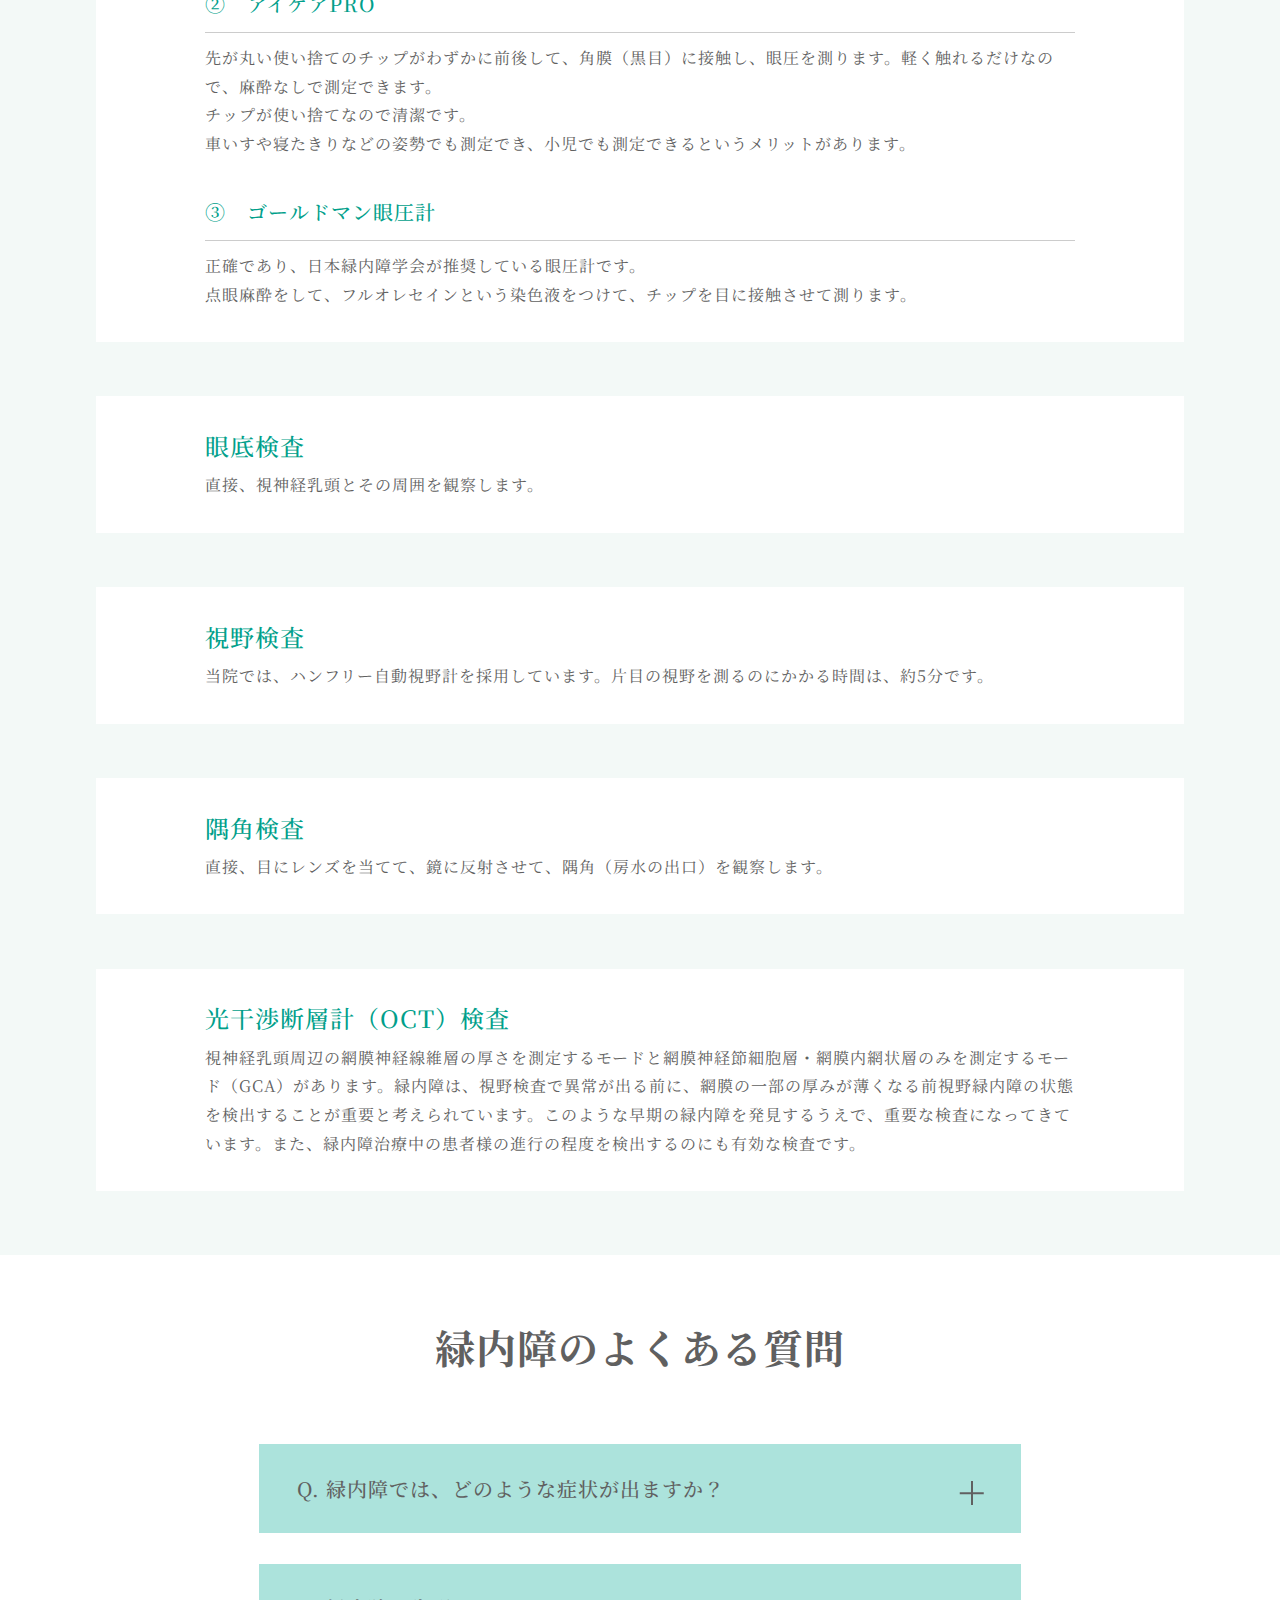
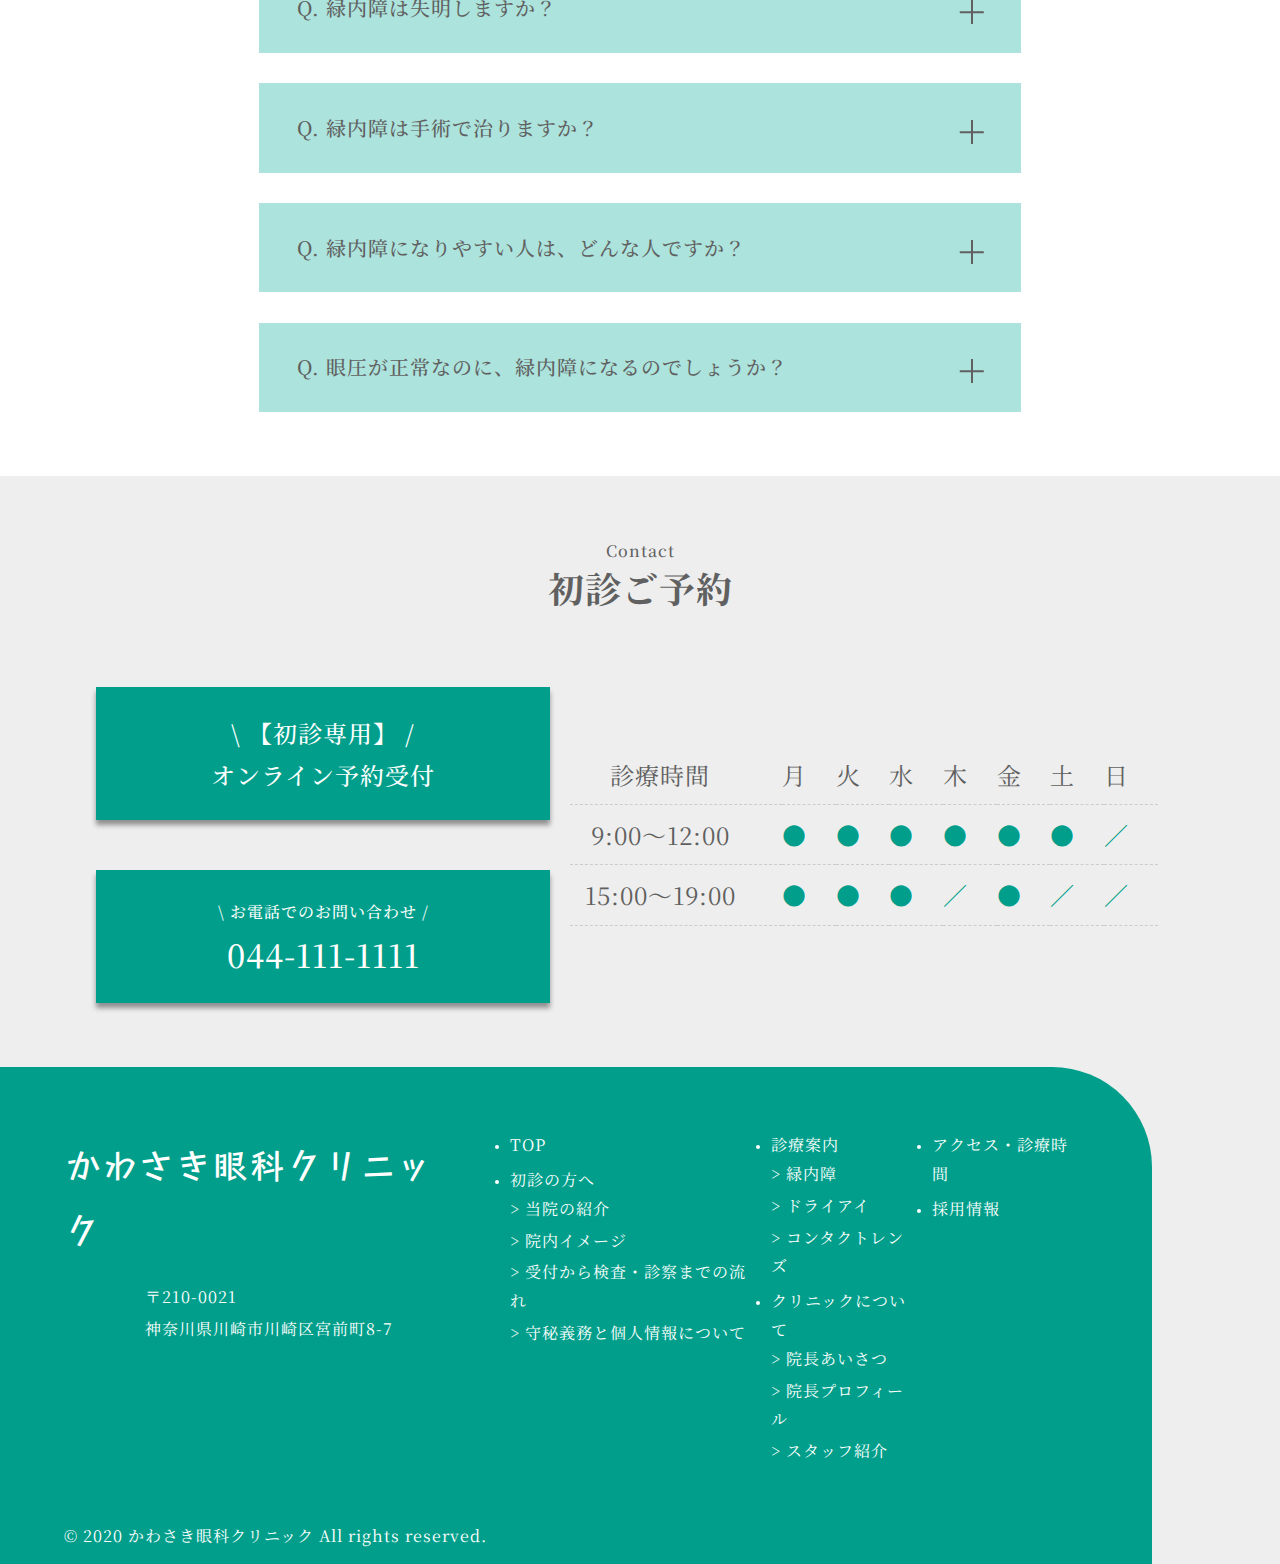
<file: guide.html>
<!DOCTYPE html>
<html lang="ja">
  <head>
    <meta charset="UTF-8" />
    <title>川崎市川崎区の眼科 かわさき眼科クリニック</title>
    <meta
      name="description"
      content="【JR川崎駅から徒歩8分】川崎市川崎区を中心に目にかかわる診療を行っております。"
    />
    <meta name="keywords" content="眼科,緑内障,ドライアイ,コンタクトレンズ" />
    <meta name="viewport" content="width=device-width, initial-scale=1.0" />
    <!-- OGP -->
    <meta property="og:url" content="本番環境URL" />
    <meta property="og:type" content="website" />
    <meta
      property="og:title"
      content="川崎市川崎区の眼科 かわさき眼科クリニック"
    />
    <meta
      property="og:description"
      content="【JR川崎駅から徒歩8分】川崎市川崎区を中心に目にかかわる診療を行っております。"
    />
    <meta property="og:site_name" content="かわさき眼科クリニック" />
    <meta property="og:image" content="本番環境URL/img/logo.png" />
    <!--  ICON  -->
    <link rel="icon" href="favicon.ico" />
    <link
      rel="apple-touch-icon"
      sizes="180*180"
      href="本番環境URL/img/logo.png"
    />
    <!-- CSS-外部 -->
    <link rel="preconnect" href="https://fonts.googleapis.com" />
    <link rel="preconnect" href="https://fonts.gstatic.com" crossorigin />
    <link
      href="https://fonts.googleapis.com/css2?family=Noto+Serif+JP:wght@400;600;700&family=Stick&display=swap"
      rel="stylesheet"
    />
    <link
      rel="stylesheet"
      href="https://cdnjs.cloudflare.com/ajax/libs/font-awesome/6.5.1/css/all.min.css"
    />
    <!-- CSS-内部 -->
    <link rel="stylesheet" href="css/reset.css" />
    <link rel="stylesheet" href="css/common-main.css" />
    <link rel="stylesheet" href="css/common-sub.css" />
    <link rel="stylesheet" href="css/guide.css" />
  </head>
  <body>
    <header class="header" id="header">
      <div class="header-wrap">
        <div class="header-wrap__logo">
          <a href="/"> かわさき眼科クリニック </a>
        </div>
        <nav class="header-wrap__nav">
          <ul class="header-wrap__nav__list">
            <li class="header-wrap__nav__list__item">
              <a href="/"> TOP </a>
            </li>
            <li class="header-wrap__nav__list__item">
              <a href="contact.html"> 初診の方へ </a>
            </li>
            <li class="header-wrap__nav__list__item">
              <a href="guide.html"> 診療案内 </a>
            </li>
            <li class="header-wrap__nav__list__item">
              <a href="intro.html"> クリニックについて </a>
            </li>
            <li class="header-wrap__nav__list__item">
              <a href="access.html"> 診療時間・アクセス </a>
            </li>
            <li class="header-wrap__nav__list__item">
              <a href="recruit.html"> 採用情報 </a>
            </li>
            <li class="header-wrap__nav__list__item__contact">
              <a href="contact.html">
                診療予約の<br />
                ページへ↗
              </a>
            </li>
          </ul>
        </nav>
      </div>
    </header>
    <main>
      <section class="top" id="top">
        <div class="top-wrap">
          <div class="top-wrap__ttl">
            <h1>診療案内</h1>
          </div>
        </div>
      </section>
      <section class="breadcrumb" id="breadcrumb">
        <div class="breadcrumb-wrap __inner">
          <nav class="breadcrumb-wrap__nav">
            <ol class="breadcrumb-wrap__nav__list">
              <li class="breadcrumb-wrap__nav__list__item">
                <a href="/">TOP</a>
              </li>
              <li class="breadcrumb-wrap__nav__list__item">
                <a href="#">診療案内</a>
              </li>
            </ol>
          </nav>
        </div>
      </section>
      <section class="tab" id="tab">
        <div class="tab-wrap __inner">
          <nav class="tab-wrap__nav">
            <ul class="tab-wrap__nav__list">
              <li class="tab-wrap__nav__list__item __now">
                <a href="guide.html">緑内障</a>
              </li>
              <li class="tab-wrap__nav__list__item">
                <a href="guide2.html">ドライアイ</a>
              </li>
              <li class="tab-wrap__nav__list__item">
                <a href="guide3.html">コンタクトレンズ</a>
              </li>
            </ul>
          </nav>
        </div>
      </section>
      <section class="guide-about" id="guide-about">
        <div class="guide-about-wrap __inner">
          <h2 class="ttl">緑内障とは</h2>
          <img src="img/Guide-about.png" alt="緑内障とは" />
          <p>
            緑内障とは、目の奥にある視神経が悪くなり、視野（見える範囲）が狭くなる病気です。<br />
            治療を受けないと、中心付近まで視野が狭くなってから気づきます。最悪、失明することもあります。<br />
            一度視野が狭くなったら、現在の医学ではもとに戻りません。<br />
            早期発見・早期治療が重要な病気です。<br />
            また、検診で『視神経乳頭陥凹拡大』『視神経線維層欠損』と書かれていたら、緑内障が疑われています。<br />
            必ず、眼科受診をすることをお勧めします。
          </p>
        </div>
      </section>
      <section class="cause" id="cause">
        <div class="cause-wrap __inner">
          <h2 class="ttl">緑内障の原因</h2>
          <div class="cause-wrap__body">
            <div class="cause-wrap__body__left">
              <img src="img/Guide-about2.png" alt="緑内障の原因" />
            </div>
            <div class="cause-wrap__body__right">
              <p>
                眼圧（目の硬さ）が高いことが原因と考えらえています。<br />
                目の中では、絶えず房水という栄養を含んだ水が作られては目の外に出ていきます。<br />
                緑内障は、隅角（房水の出口）がとおりにくくなり、目の中に房水が貯まり、眼圧が高くなることで起こります。
              </p>
            </div>
          </div>
        </div>
      </section>
      <section class="risk" id="risk">
        <div class="risk-wrap __inner">
          <div class="risk-wrap__top">
            <div class="risk-wrap__top__ttl">
              <h2 class="ttl">緑内障のリスクと検査</h2>
            </div>
            <div class="risk-wrap__top__body">
              <div class="risk-wrap__top__body__left">
                <h3 class="ttl">緑内障のリスク</h3>
                <p>
                  年齢や近視や遺伝などが考えられています。<br />
                  年齢では、40歳以上の20人に1人は、緑内障になっているという報告があります。<br />
                  近視が中等度から強度あると、緑内障に2.60倍なりやすいという報告があります。<br />
                  遺伝では、親が緑内障だと2.17倍、兄弟が緑内障なら3.69倍、子供が緑内障なら1.12倍も緑内障になりやすいという報告があります。<br />
                  40歳以上の方、近視の方、ご家族に緑内障の患者様がおられる方は、眼科にて早めの緑内障検診をお勧めします。
                </p>
              </div>
              <div class="risk-wrap__top__body__right">
                <img src="img/Guide-about3.png" alt="緑内障のリスク" />
              </div>
            </div>
            <hr class="risk-wrap__hr" />
            <div class="risk-wrap__bottom">
              <div class="risk-wrap__bottom__ttl">
                <h4 class="ttl">緑内障のリスクと検査</h4>
              </div>
              <div class="risk-wrap__bottom__body">
                <div class="risk-wrap__bottom__body__block">
                  <div class="risk-wrap__bottom__body__block__ttl">
                    <h5 class="ttl g-ttl">眼圧検査</h5>
                    <p>
                      ノンコンタクトトノメーター、アイケアPRO、ゴールドマン眼圧計の3種類を患者様によって使い分けています。
                    </p>
                  </div>
                  <div class="risk-wrap__bottom__body__block__name">
                    <h6>①　ノンコンタクトトノメーター</h6>
                    <hr />
                    <p>
                      非接触型で、目の表面に空気を吹きかけます。空気が吹きかかるので苦手な方もいます。
                    </p>
                  </div>
                  <div class="risk-wrap__bottom__body__block__name">
                    <h6>②　アイケアPRO</h6>
                    <hr />
                    <p>
                      先が丸い使い捨てのチップがわずかに前後して、角膜（黒目）に接触し、眼圧を測ります。軽く触れるだけなので、麻酔なしで測定できます。<br />
                      チップが使い捨てなので清潔です。<br />
                      車いすや寝たきりなどの姿勢でも測定でき、小児でも測定できるというメリットがあります。
                    </p>
                  </div>
                  <div class="risk-wrap__bottom__body__block__name">
                    <h6>③　ゴールドマン眼圧計</h6>
                    <hr />
                    <p>
                      正確であり、日本緑内障学会が推奨している眼圧計です。<br />
                      点眼麻酔をして、フルオレセインという染色液をつけて、チップを目に接触させて測ります。
                    </p>
                  </div>
                </div>
                <div class="risk-wrap__bottom__body__block">
                  <div class="risk-wrap__bottom__body__block__ttl">
                    <h5 class="ttl g-ttl">眼底検査</h5>
                    <p>直接、視神経乳頭とその周囲を観察します。</p>
                  </div>
                </div>
                <div class="risk-wrap__bottom__body__block">
                  <div class="risk-wrap__bottom__body__block__ttl">
                    <h5 class="ttl g-ttl">視野検査</h5>
                    <p>
                      当院では、ハンフリー自動視野計を採用しています。片目の視野を測るのにかかる時間は、約5分です。
                    </p>
                  </div>
                </div>
                <div class="risk-wrap__bottom__body__block">
                  <div class="risk-wrap__bottom__body__block__ttl">
                    <h5 class="ttl g-ttl">隅角検査</h5>
                    <p>
                      直接、目にレンズを当てて、鏡に反射させて、隅角（房水の出口）を観察します。
                    </p>
                  </div>
                </div>
                <div class="risk-wrap__bottom__body__block">
                  <div class="risk-wrap__bottom__body__block__ttl">
                    <h5 class="ttl g-ttl">光干渉断層計（OCT）検査</h5>
                    <p>
                      視神経乳頭周辺の網膜神経線維層の厚さを測定するモードと網膜神経節細胞層・網膜内網状層のみを測定するモード（GCA）があります。緑内障は、視野検査で異常が出る前に、網膜の一部の厚みが薄くなる前視野緑内障の状態を検出することが重要と考えられています。このような早期の緑内障を発見するうえで、重要な検査になってきています。また、緑内障治療中の患者様の進行の程度を検出するのにも有効な検査です。
                    </p>
                  </div>
                </div>
              </div>
            </div>
          </div>
        </div>
      </section>
      <section class="faq" id="faq">
        <div class="faq-wrap __inner">
          <div class="faq-wrap__ttl">
            <h2 class="ttl">緑内障のよくある質問</h2>
          </div>
          <div class="faq-wrap__body">
            <ul class="faq-wrap__body__list">
              <li class="faq-wrap__body__list__item">
                <input
                  type="checkbox"
                  id="toggle1"
                  class="faq-wrap__body__list__item__tog"
                />
                <label for="toggle1" class="faq-wrap__body__list__item__ttl">
                  Q. 緑内障では、どのような症状が出ますか？
                </label>
                <div class="faq-wrap__body__list__item__con">
                  <p>
                    初期には無症状なことが多いです。<br />
                    自覚症状が出てからでは、視野が狭くなり、進行した状態の場合が多いです。<br />
                    リスクが高い方やご心配な方は、緑内障検診をお勧めします。
                  </p>
                </div>
              </li>
              <li class="faq-wrap__body__list__item">
                <input
                  type="checkbox"
                  id="toggle2"
                  class="faq-wrap__body__list__item__tog"
                />
                <label for="toggle2" class="faq-wrap__body__list__item__ttl">
                  Q. 緑内障は失明しますか？
                </label>
                <div class="faq-wrap__body__list__item__con">
                  <p>
                    『緑内障になったら失明する。』と思われている方が多いようです。<br />
                    緑内障は、早期発見・早期治療をすれば、生きている間に失明することは、あまりありません。<br />
                    しかし、残念ながら、日本の失明原因の1位は緑内障です。<br />
                    定期健診をせず発見が遅れる、治療を途中でやめてしまう、処方された目薬をしないなど自己管理が悪いと悪化してしまい、もとに戻りません。<br />
                    必ず、検診を受けて、緑内障と診断されたら治療を継続して受けることをお勧めします。
                  </p>
                </div>
              </li>
              <li class="faq-wrap__body__list__item">
                <input
                  type="checkbox"
                  id="toggle3"
                  class="faq-wrap__body__list__item__tog"
                />
                <label for="toggle3" class="faq-wrap__body__list__item__ttl">
                  Q. 緑内障は手術で治りますか？
                </label>
                <div class="faq-wrap__body__list__item__con">
                  <p>
                    緑内障手術は、目薬で十分な眼圧下降ができないときに行い、眼圧を下げて、視神経の障害の進行を抑える手術です。<br />
                    障害を受けた視神経は治りません。<br />
                    失われた視野はもとには戻りません。
                  </p>
                </div>
              </li>
              <li class="faq-wrap__body__list__item">
                <input
                  type="checkbox"
                  id="toggle4"
                  class="faq-wrap__body__list__item__tog"
                />
                <label for="toggle4" class="faq-wrap__body__list__item__ttl">
                  Q. 緑内障になりやすい人は、どんな人ですか？
                </label>
                <div class="faq-wrap__body__list__item__con">
                  <p>
                    40歳以上の方、近視の強い方、ご家族に緑内障の患者様がいる方は、緑内障に注意が必要です。<br />
                    緑内障検診を受けることをお勧めします。
                  </p>
                </div>
              </li>
              <li class="faq-wrap__body__list__item">
                <input
                  type="checkbox"
                  id="toggle5"
                  class="faq-wrap__body__list__item__tog"
                />
                <label for="toggle5" class="faq-wrap__body__list__item__ttl">
                  Q. 眼圧が正常なのに、緑内障になるのでしょうか？
                </label>
                <div class="faq-wrap__body__list__item__con">
                  <p>
                    正常眼圧緑内障といい、日本人に多いです。<br />
                    眼圧が正常でも視神経が耐えられずに障害を受けると考えられています。<br />
                    治療法は、眼圧をさらに下げることです。
                  </p>
                </div>
              </li>
            </ul>
          </div>
        </div>
      </section>
    </main>
    <footer class="footer-all" id="footer-all">
      <section class="contact" id="contact">
        <div class="contact-wrap __inner">
          <div class="contact-wrap__ttl">
            <h2 class="ttl">
              <small class="ttl__sub">Contact</small>
              初診ご予約
            </h2>
          </div>
          <div class="contact-wrap__body">
            <div class="contact-wrap__body__left">
              <div class="btn con-btn">
                <a href="contact.html">
                  <small class="btn__sub">\ 【初診専用】 /</small>
                  <p>オンライン予約受付</p>
                </a>
              </div>
              <div class="btn con-btn2">
                <a href="contact.html" class="contact-wrap__body__left__txt">
                  <small class="btn__sub2">\ お電話でのお問い合わせ /</small>
                  <p>044-111-1111</p>
                </a>
              </div>
            </div>
            <div class="contact-wrap__body__right">
              <div class="contact-wrap__body__right__sche">
                <table>
                  <table>
                    <tr>
                      <th>診療時間</th>
                      <td>月</td>
                      <td>火</td>
                      <td>水</td>
                      <td>木</td>
                      <td>金</td>
                      <td>土</td>
                      <td>日</td>
                    </tr>
                    <tr>
                      <th>9:00～12:00</th>
                      <td>●</td>
                      <td>●</td>
                      <td>●</td>
                      <td>●</td>
                      <td>●</td>
                      <td>●</td>
                      <td>／</td>
                    </tr>
                    <tr>
                      <th>15:00～19:00</th>
                      <td>●</td>
                      <td>●</td>
                      <td>●</td>
                      <td>／</td>
                      <td>●</td>
                      <td>／</td>
                      <td>／</td>
                    </tr>
                  </table>
                </table>
              </div>
            </div>
          </div>
        </div>
      </section>
      <section class="footer" id="footer">
        <div class="footer-wrap">
          <div class="footer-wrap__left">
            <div class="footer-wrap__left__logo">
              <h3 class="w-ttl">かわさき眼科クリニック</h3>
            </div>
            <div class="footer-wrap__left__add">
              <p>
                〒210-0021<br />
                神奈川県川崎市川崎区宮前町8-7
              </p>
            </div>
          </div>
          <div class="footer-wrap__right">
            <ul class="footer-wrap__right__list">
              <li class="footer-wrap__right__list__item">
                <a href="/"> TOP </a>
              </li>
              <li class="footer-wrap__right__list__item">
                <a href="contact.html"> 初診の方へ </a>
                <ul class="footer-wrap__right__list__item__sub">
                  <li class="footer-wrap__right__list__item__sub__item">
                    <a href="contact.html#about">> 当院の紹介</a>
                  </li>
                  <li class="footer-wrap__right__list__item__sub__item">
                    <a href="contact.html#hos">> 院内イメージ</a>
                  </li>
                  <li class="footer-wrap__right__list__item__sub__item">
                    <a href="contact.html#flow"
                      >> 受付から検査・診察までの流れ</a
                    >
                  </li>
                  <li class="footer-wrap__right__list__item__sub__item">
                    <a href="contact.html#confident"
                      >> 守秘義務と個人情報について</a
                    >
                  </li>
                </ul>
              </li>
            </ul>
            <ul class="footer-wrap__right__list">
              <li class="footer-wrap__right__list__item">
                <a href="guide.html">診療案内</a>
                <ul class="footer-wrap__right__list__item__sub">
                  <li class="footer-wrap__right__list__item__sub__item">
                    <a href="guide.html">> 緑内障</a>
                  </li>
                  <li class="footer-wrap__right__list__item__sub__item">
                    <a href="guide2.html">> ドライアイ</a>
                  </li>
                  <li class="footer-wrap__right__list__item__sub__item">
                    <a href="guide3.html">> コンタクトレンズ</a>
                  </li>
                </ul>
              </li>
              <li class="footer-wrap__right__list__item">
                <a href="intro.html">クリニックについて</a>
                <ul class="footer-wrap__right__list__item__sub">
                  <li class="footer-wrap__right__list__item__sub__item">
                    <a href="intro.html#greet">> 院長あいさつ</a>
                  </li>
                  <li class="footer-wrap__right__list__item__sub__item">
                    <a href="intro.html#prof">> 院長プロフィール</a>
                  </li>
                  <li class="footer-wrap__right__list__item__sub__item">
                    <a href="intro.html#staff">> スタッフ紹介</a>
                  </li>
                </ul>
              </li>
            </ul>
            <ul class="footer-wrap__right__list">
              <li class="footer-wrap__right__list__item">
                <a href="access.html">アクセス・診療時間</a>
              </li>
              <li class="footer-wrap__right__list__item">
                <a href="recruit.html">採用情報</a>
              </li>
            </ul>
          </div>
        </div>
        <div class="footer-copyright">
          <small>© 2020 かわさき眼科クリニック All rights reserved.</small>
        </div>
      </section>
    </footer>
  </body>
</html>
</file>
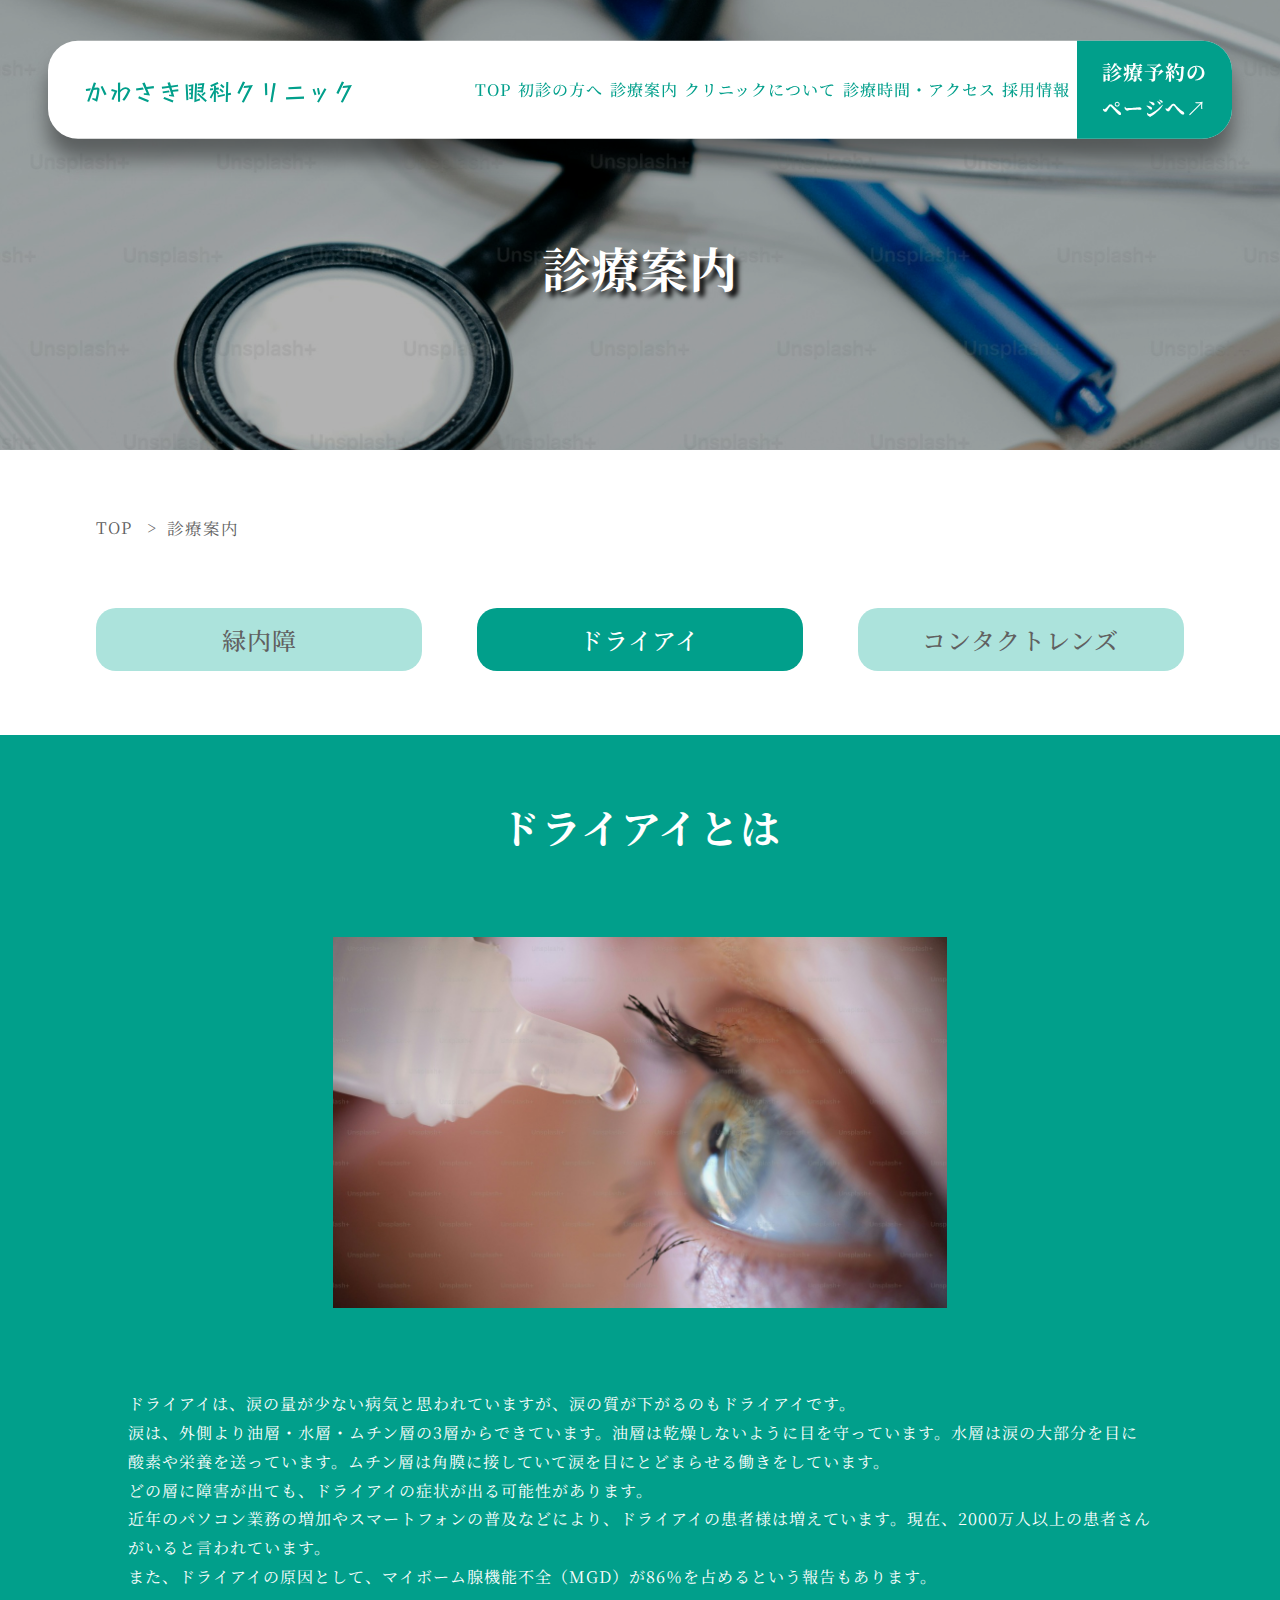
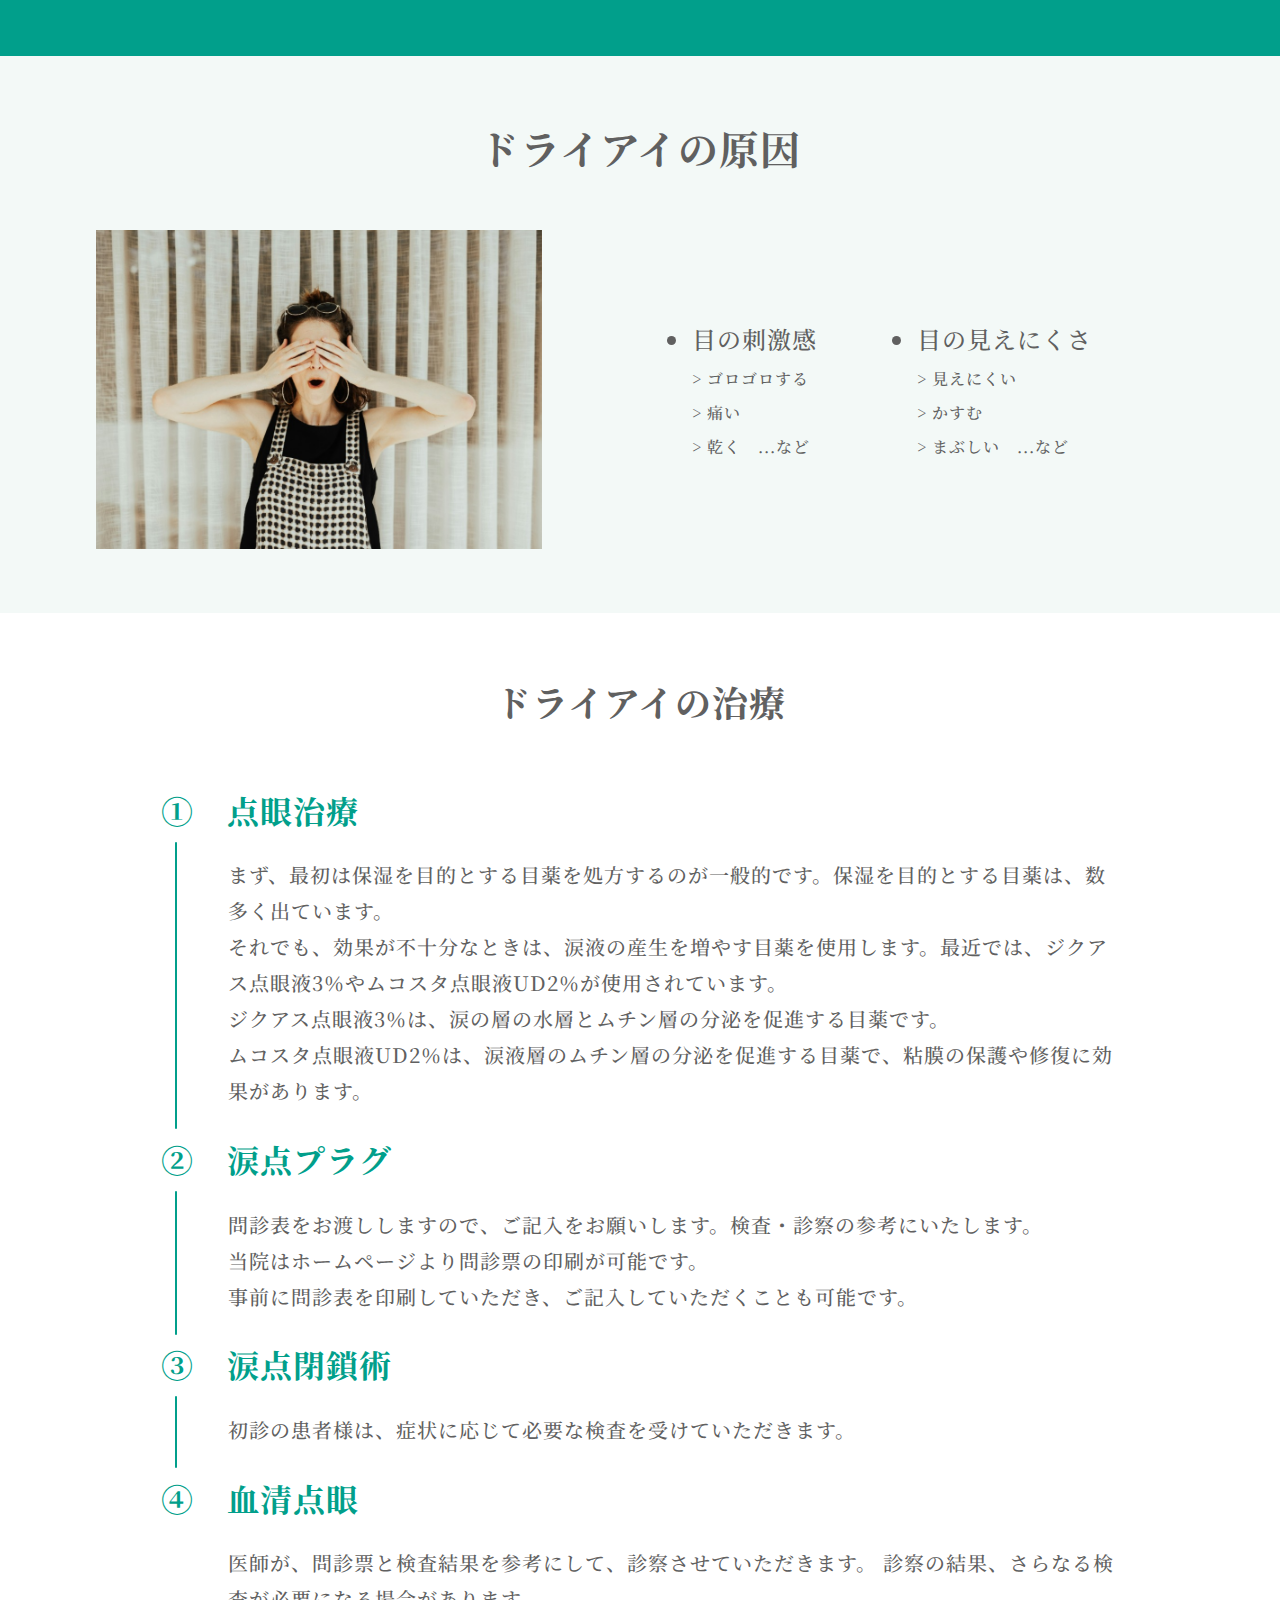
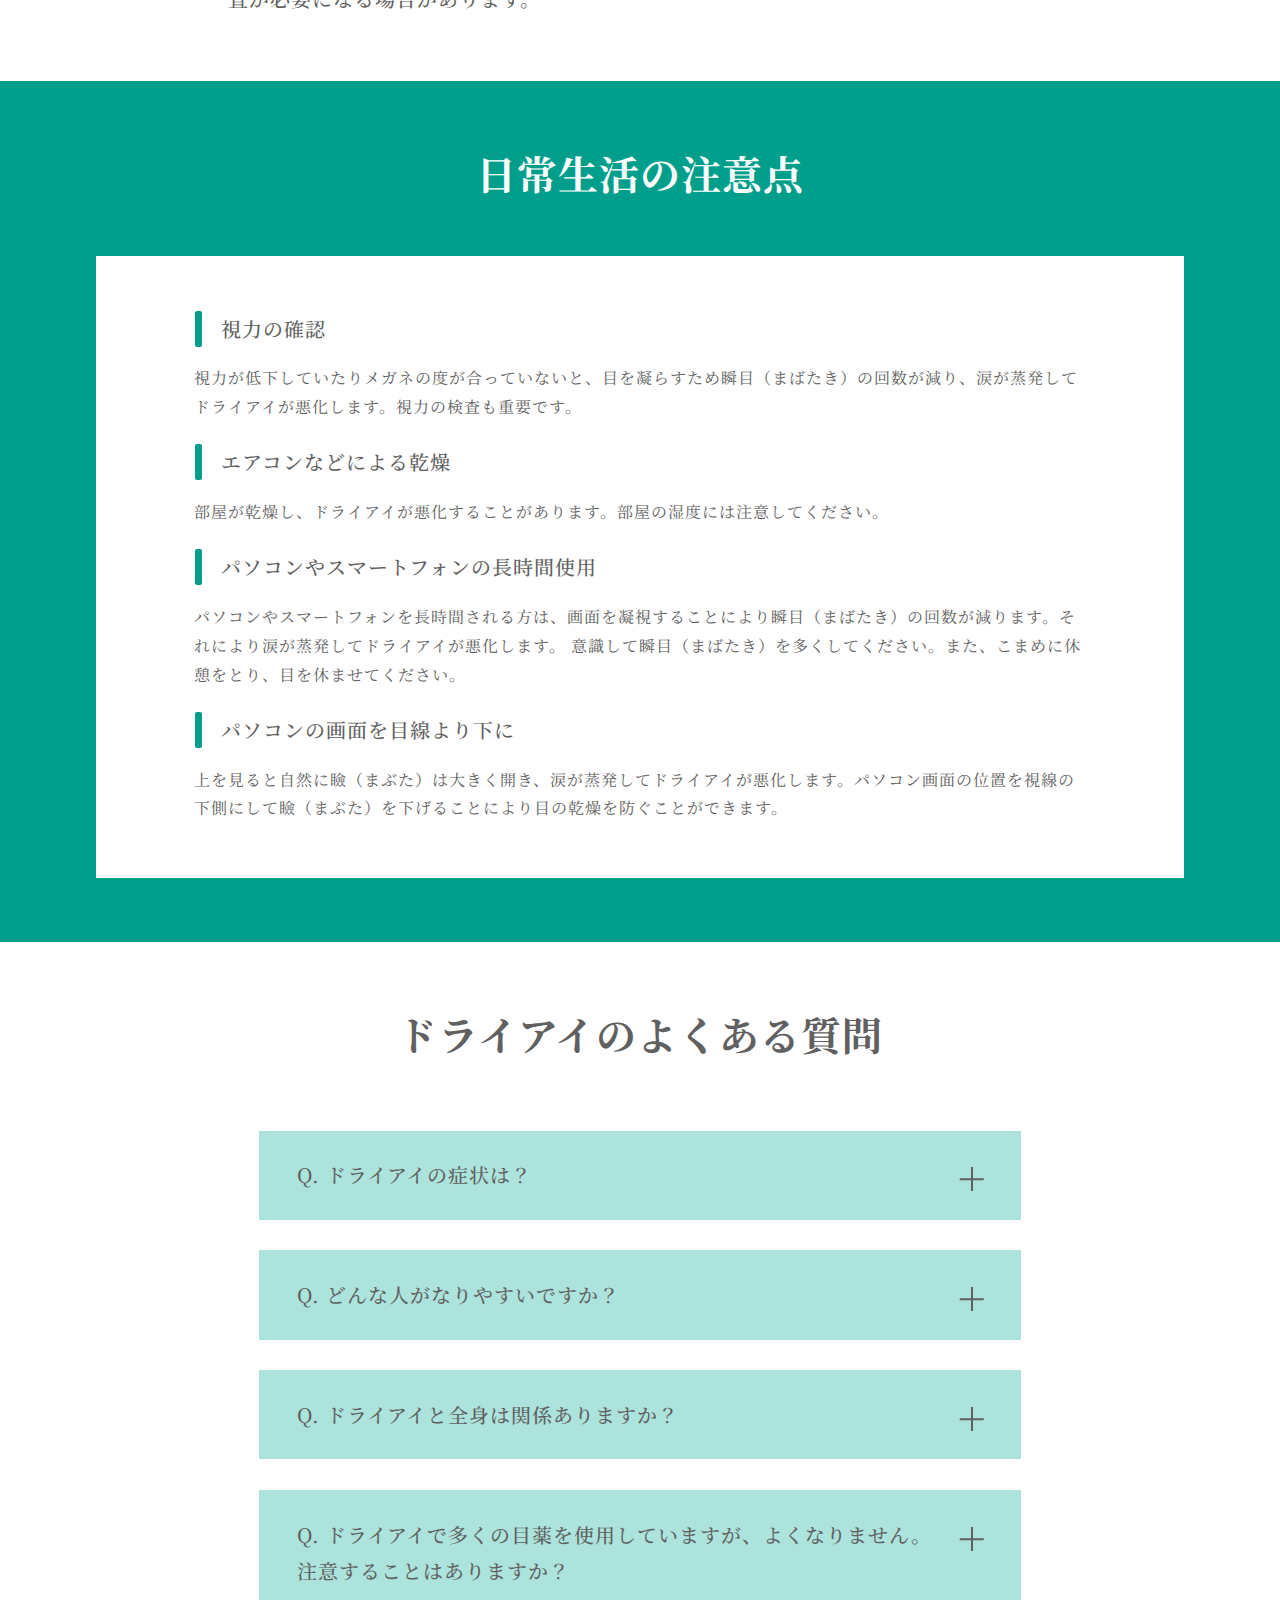
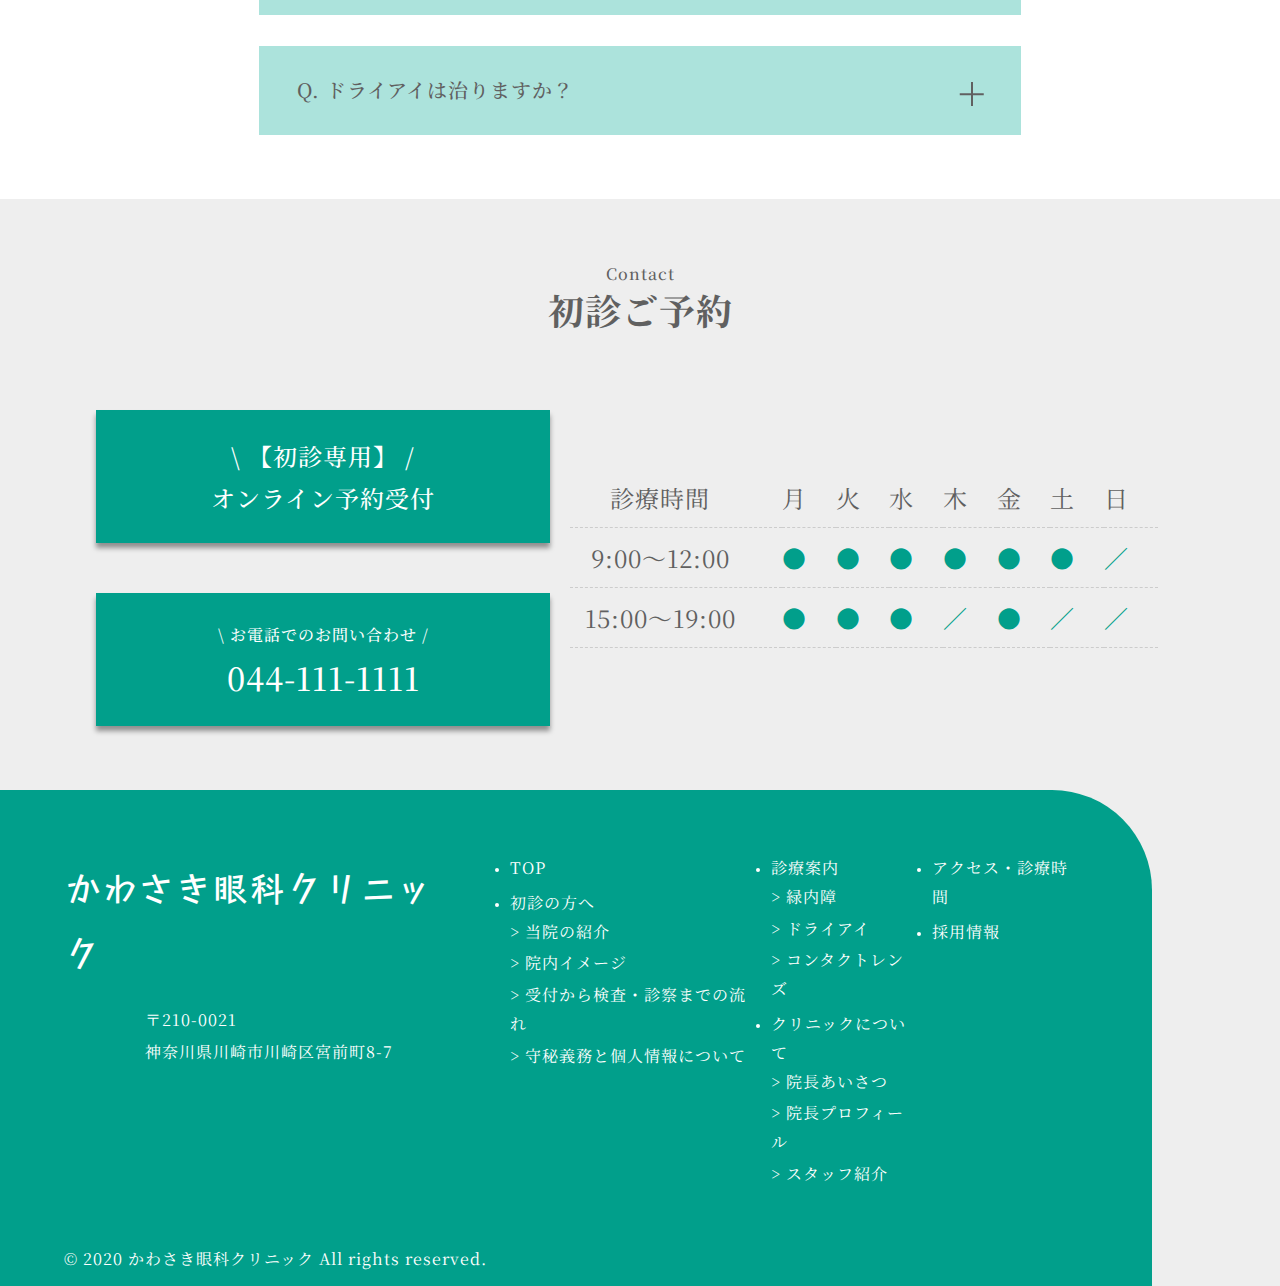
<file: guide2.html>
<!DOCTYPE html>
<html lang="ja">
  <head>
    <meta charset="UTF-8" />
    <title>川崎市川崎区の眼科 かわさき眼科クリニック</title>
    <meta
      name="description"
      content="【JR川崎駅から徒歩8分】川崎市川崎区を中心に目にかかわる診療を行っております。"
    />
    <meta name="keywords" content="眼科,緑内障,ドライアイ,コンタクトレンズ" />
    <meta name="viewport" content="width=device-width, initial-scale=1.0" />
    <!-- OGP -->
    <meta property="og:url" content="本番環境URL" />
    <meta property="og:type" content="website" />
    <meta
      property="og:title"
      content="川崎市川崎区の眼科 かわさき眼科クリニック"
    />
    <meta
      property="og:description"
      content="【JR川崎駅から徒歩8分】川崎市川崎区を中心に目にかかわる診療を行っております。"
    />
    <meta property="og:site_name" content="かわさき眼科クリニック" />
    <meta property="og:image" content="本番環境URL/img/logo.png" />
    <!--  ICON  -->
    <link rel="icon" href="favicon.ico" />
    <link
      rel="apple-touch-icon"
      sizes="180*180"
      href="本番環境URL/img/logo.png"
    />
    <!-- CSS-外部 -->
    <link rel="preconnect" href="https://fonts.googleapis.com" />
    <link rel="preconnect" href="https://fonts.gstatic.com" crossorigin />
    <link
      href="https://fonts.googleapis.com/css2?family=Noto+Serif+JP:wght@400;600;700&family=Stick&display=swap"
      rel="stylesheet"
    />
    <link
      rel="stylesheet"
      href="https://cdnjs.cloudflare.com/ajax/libs/font-awesome/6.5.1/css/all.min.css"
    />
    <!-- CSS-内部 -->
    <link rel="stylesheet" href="css/reset.css" />
    <link rel="stylesheet" href="css/common-main.css" />
    <link rel="stylesheet" href="css/common-sub.css" />
    <link rel="stylesheet" href="css/guide2.css" />
  </head>
  <body>
    <header class="header" id="header">
      <div class="header-wrap">
        <div class="header-wrap__logo">
          <a href="/"> かわさき眼科クリニック </a>
        </div>
        <nav class="header-wrap__nav">
          <ul class="header-wrap__nav__list">
            <li class="header-wrap__nav__list__item">
              <a href="/"> TOP </a>
            </li>
            <li class="header-wrap__nav__list__item">
              <a href="contact.html"> 初診の方へ </a>
            </li>
            <li class="header-wrap__nav__list__item">
              <a href="guide.html"> 診療案内 </a>
            </li>
            <li class="header-wrap__nav__list__item">
              <a href="intro.html"> クリニックについて </a>
            </li>
            <li class="header-wrap__nav__list__item">
              <a href="access.html"> 診療時間・アクセス </a>
            </li>
            <li class="header-wrap__nav__list__item">
              <a href="recruit.html"> 採用情報 </a>
            </li>
            <li class="header-wrap__nav__list__item__contact">
              <a href="contact.html">
                診療予約の<br />
                ページへ↗
              </a>
            </li>
          </ul>
        </nav>
      </div>
    </header>
    <main>
      <section class="top" id="top">
        <div class="top-wrap">
          <div class="top-wrap__ttl">
            <h1>診療案内</h1>
          </div>
        </div>
      </section>
      <section class="breadcrumb" id="breadcrumb">
        <div class="breadcrumb-wrap __inner">
          <nav class="breadcrumb-wrap__nav">
            <ol class="breadcrumb-wrap__nav__list">
              <li class="breadcrumb-wrap__nav__list__item">
                <a href="/">TOP</a>
              </li>
              <li class="breadcrumb-wrap__nav__list__item">
                <a href="#">診療案内</a>
              </li>
            </ol>
          </nav>
        </div>
      </section>
      <section class="tab" id="tab">
        <div class="tab-wrap __inner">
          <nav class="tab-wrap__nav">
            <ul class="tab-wrap__nav__list">
              <li class="tab-wrap__nav__list__item">
                <a href="guide.html">緑内障</a>
              </li>
              <li class="tab-wrap__nav__list__item __now">
                <a href="guide2.html">ドライアイ</a>
              </li>
              <li class="tab-wrap__nav__list__item">
                <a href="guide3.html">コンタクトレンズ</a>
              </li>
            </ul>
          </nav>
        </div>
      </section>
      <section class="guide-about" id="guide-about">
        <div class="guide-about-wrap __inner">
          <h2 class="ttl">ドライアイとは</h2>
          <img src="img/Guide2-about.png" alt="ドライアイとは" />
          <p>
            ドライアイは、涙の量が少ない病気と思われていますが、涙の質が下がるのもドライアイです。<br />
            涙は、外側より油層・水層・ムチン層の3層からできています。油層は乾燥しないように目を守っています。水層は涙の大部分を目に酸素や栄養を送っています。ムチン層は角膜に接していて涙を目にとどまらせる働きをしています。<br />
            どの層に障害が出ても、ドライアイの症状が出る可能性があります。<br />
            近年のパソコン業務の増加やスマートフォンの普及などにより、ドライアイの患者様は増えています。現在、2000万人以上の患者さんがいると言われています。<br />
            また、ドライアイの原因として、マイボーム腺機能不全（MGD）が86％を占めるという報告もあります。
          </p>
        </div>
      </section>
      <section class="cause" id="cause">
        <div class="cause-wrap __inner">
          <h2 class="ttl">ドライアイの原因</h2>
          <div class="cause-wrap__body">
            <div class="cause-wrap__body__left">
              <img src="img/Guide2-about2.png" alt="ドライアイの原因" />
            </div>
            <div class="cause-wrap__body__right">
              <ul class="cause-wrap__body__right__list">
                <li class="cause-wrap__body__right__list__item">
                  目の刺激感
                  <ul class="cause-wrap__body__right__list__item__sub">
                    <li class="cause-wrap__body__right__list__item__sub__item">
                      > ゴロゴロする
                    </li>
                    <li class="cause-wrap__body__right__list__item__sub__item">
                      > 痛い
                    </li>
                    <li class="cause-wrap__body__right__list__item__sub__item">
                      > 乾く　...など
                    </li>
                  </ul>
                </li>
              </ul>
              <ul class="cause-wrap__body__right__list">
                <li class="cause-wrap__body__right__list__item">
                  目の見えにくさ
                  <ul class="cause-wrap__body__right__list__item__sub">
                    <li class="cause-wrap__body__right__list__item__sub__item">
                      > 見えにくい
                    </li>
                    <li class="cause-wrap__body__right__list__item__sub__item">
                      > かすむ
                    </li>
                    <li class="cause-wrap__body__right__list__item__sub__item">
                      > まぶしい　...など
                    </li>
                  </ul>
                </li>
              </ul>
            </div>
          </div>
        </div>
      </section>
      <section class="flow" id="flow">
        <div class="flow-wrap __inner">
          <div class="flow-wrap__ttl">
            <h2 class="ttl">ドライアイの治療</h2>
          </div>
          <div class="flow-wrap__body">
            <div class="flow-wrap__body__block">
              <div class="flow-wrap__body__block__txt">
                <h4>①　点眼治療</h4>
                <p>
                  まず、最初は保湿を目的とする目薬を処方するのが一般的です。保湿を目的とする目薬は、数多く出ています。<br />
                  それでも、効果が不十分なときは、涙液の産生を増やす目薬を使用します。最近では、ジクアス点眼液3％やムコスタ点眼液UD2％が使用されています。<br />
                  ジクアス点眼液3％は、涙の層の水層とムチン層の分泌を促進する目薬です。<br />
                  ムコスタ点眼液UD2％は、涙液層のムチン層の分泌を促進する目薬で、粘膜の保護や修復に効果があります。
                </p>
              </div>
            </div>
            <div class="flow-wrap__body__block">
              <div class="flow-wrap__body__block__txt">
                <h4>②　涙点プラグ</h4>
                <p>
                  問診表をお渡ししますので、ご記入をお願いします。検査・診察の参考にいたします。<br />
                  当院はホームページより問診票の印刷が可能です。<br />
                  事前に問診表を印刷していただき、ご記入していただくことも可能です。
                </p>
              </div>
            </div>
            <div class="flow-wrap__body__block">
              <div class="flow-wrap__body__block__txt">
                <h4>③　涙点閉鎖術</h4>
                <p>
                  初診の患者様は、症状に応じて必要な検査を受けていただきます。
                </p>
              </div>
            </div>
            <div class="flow-wrap__body__block">
              <div class="flow-wrap__body__block__txt">
                <h4>④　血清点眼</h4>
                <p>
                  医師が、問診票と検査結果を参考にして、診察させていただきます。
                  診察の結果、さらなる検査が必要になる場合があります。
                </p>
              </div>
            </div>
          </div>
        </div>
      </section>
      <section class="important" id="important">
        <div class="important-wrap __inner">
          <div class="important-wrap__ttl">
            <h2 class="ttl w-ttl">日常生活の注意点</h2>
          </div>
          <div class="important-wrap__body">
            <div class="important-wrap__body__block">
              <h4>視力の確認</h4>
              <p>
                視力が低下していたりメガネの度が合っていないと、目を凝らすため瞬目（まばたき）の回数が減り、涙が蒸発してドライアイが悪化します。視力の検査も重要です。
              </p>
            </div>
            <div class="important-wrap__body__block">
              <h4>エアコンなどによる乾燥</h4>
              <p>
                部屋が乾燥し、ドライアイが悪化することがあります。部屋の湿度には注意してください。
              </p>
            </div>
            <div class="important-wrap__body__block">
              <h4>パソコンやスマートフォンの長時間使用</h4>
              <p>
                パソコンやスマートフォンを長時間される方は、画面を凝視することにより瞬目（まばたき）の回数が減ります。それにより涙が蒸発してドライアイが悪化します。
                意識して瞬目（まばたき）を多くしてください。また、こまめに休憩をとり、目を休ませてください。
              </p>
            </div>
            <div class="important-wrap__body__block">
              <h4>パソコンの画面を目線より下に</h4>
              <p>
                上を見ると自然に瞼（まぶた）は大きく開き、涙が蒸発してドライアイが悪化します。パソコン画面の位置を視線の下側にして瞼（まぶた）を下げることにより目の乾燥を防ぐことができます。
              </p>
            </div>
          </div>
        </div>
      </section>
      <section class="faq" id="faq">
        <div class="faq-wrap __inner">
          <div class="faq-wrap__ttl">
            <h2 class="ttl">ドライアイのよくある質問</h2>
          </div>
          <div class="faq-wrap__body">
            <ul class="faq-wrap__body__list">
              <li class="faq-wrap__body__list__item">
                <input
                  type="checkbox"
                  id="toggle1"
                  class="faq-wrap__body__list__item__tog"
                />
                <label for="toggle1" class="faq-wrap__body__list__item__ttl">
                  Q. ドライアイの症状は？
                </label>
                <div class="faq-wrap__body__list__item__con">
                  <p>
                    乾く、充血する、異物感がある、眼脂（めやに）が出る、涙が出る、目が痛い、目がかゆい、目が重い、目が疲れる、まぶしい、見にくいなどさまざまです。
                  </p>
                </div>
              </li>
              <li class="faq-wrap__body__list__item">
                <input
                  type="checkbox"
                  id="toggle2"
                  class="faq-wrap__body__list__item__tog"
                />
                <label for="toggle2" class="faq-wrap__body__list__item__ttl">
                  Q. どんな人がなりやすいですか？
                </label>
                <div class="faq-wrap__body__list__item__con">
                  <p>
                    涙は年齢とともに少なくなるため、年齢とともになりやすく、女性に多いです。<br />
                    最近問題になるのは、パソコン業務を行う人です。<br />
                    パソコン業務に集中すると瞬目（まばたき）が減り、ドライアイなどの眼症状を起こします。<br />
                    VDT症候群といい、長時間ディスプレイを見続けたりキーボードを使用することで、
                    目以外にもさまざまな症状が出ることが知られています。
                  </p>
                </div>
              </li>
              <li class="faq-wrap__body__list__item">
                <input
                  type="checkbox"
                  id="toggle3"
                  class="faq-wrap__body__list__item__tog"
                />
                <label for="toggle3" class="faq-wrap__body__list__item__ttl">
                  Q. ドライアイと全身は関係ありますか？
                </label>
                <div class="faq-wrap__body__list__item__con">
                  <p>
                    ストレスや膠原病が原因になることがあります。<br />
                    その代表がシェーグレン症候群です。<br />
                    女性の方が男性より2倍なりやすいことが知られています。<br />
                    また、年齢とともに涙の分泌は減りますので、ドライアイの頻度は増えます。
                  </p>
                </div>
              </li>
              <li class="faq-wrap__body__list__item">
                <input
                  type="checkbox"
                  id="toggle4"
                  class="faq-wrap__body__list__item__tog"
                />
                <label for="toggle4" class="faq-wrap__body__list__item__ttl">
                  Q.
                  ドライアイで多くの目薬を使用していますが、よくなりません。<br />
                  注意することはありますか？
                </label>
                <div class="faq-wrap__body__list__item__con">
                  <p>
                    ドライアイが重度の可能性があります。<br />
                    また、防腐剤の入っている目薬の回数が多いと、角膜（黒目）に傷がつくことがあります。<br />
                    そのようなときは、防腐剤の入ってない目薬に変えることがあります。<br />
                    眼科医の診察を受けることをお勧めします。
                  </p>
                </div>
              </li>
              <li class="faq-wrap__body__list__item">
                <input
                  type="checkbox"
                  id="toggle5"
                  class="faq-wrap__body__list__item__tog"
                />
                <label for="toggle5" class="faq-wrap__body__list__item__ttl">
                  Q. ドライアイは治りますか？
                </label>
                <div class="faq-wrap__body__list__item__con">
                  <p>
                    ドライアイは治る病気ではありません。<br>
                    目薬の治療や環境の改善などでコントロールする病気です。<br>
                    目薬を季節によって変えるなど、こまめに調整することが重要です。<br>
                    治らない場合は、目薬の種類の変更や目薬以外の治療もありますので、眼科医にご相談ください。
                  </p>
                </div>
              </li>
            </ul>
          </div>
        </div>
      </section>
    </main>
    <footer class="footer-all" id="footer-all">
      <section class="contact" id="contact">
        <div class="contact-wrap __inner">
          <div class="contact-wrap__ttl">
            <h2 class="ttl">
              <small class="ttl__sub">Contact</small>
              初診ご予約
            </h2>
          </div>
          <div class="contact-wrap__body">
            <div class="contact-wrap__body__left">
              <div class="btn con-btn">
                <a href="contact.html">
                  <small class="btn__sub">\ 【初診専用】 /</small>
                  <p>オンライン予約受付</p>
                </a>
              </div>
              <div class="btn con-btn2">
                <a href="contact.html" class="contact-wrap__body__left__txt">
                  <small class="btn__sub2">\ お電話でのお問い合わせ /</small>
                  <p>044-111-1111</p>
                </a>
              </div>
            </div>
            <div class="contact-wrap__body__right">
              <div class="contact-wrap__body__right__sche">
                <table>
                  <table>
                    <tr>
                      <th>診療時間</th>
                      <td>月</td>
                      <td>火</td>
                      <td>水</td>
                      <td>木</td>
                      <td>金</td>
                      <td>土</td>
                      <td>日</td>
                    </tr>
                    <tr>
                      <th>9:00～12:00</th>
                      <td>●</td>
                      <td>●</td>
                      <td>●</td>
                      <td>●</td>
                      <td>●</td>
                      <td>●</td>
                      <td>／</td>
                    </tr>
                    <tr>
                      <th>15:00～19:00</th>
                      <td>●</td>
                      <td>●</td>
                      <td>●</td>
                      <td>／</td>
                      <td>●</td>
                      <td>／</td>
                      <td>／</td>
                    </tr>
                  </table>
                </table>
              </div>
            </div>
          </div>
        </div>
      </section>
      <section class="footer" id="footer">
        <div class="footer-wrap">
          <div class="footer-wrap__left">
            <div class="footer-wrap__left__logo">
              <h3 class="w-ttl">かわさき眼科クリニック</h3>
            </div>
            <div class="footer-wrap__left__add">
              <p>
                〒210-0021<br />
                神奈川県川崎市川崎区宮前町8-7
              </p>
            </div>
          </div>
          <div class="footer-wrap__right">
            <ul class="footer-wrap__right__list">
              <li class="footer-wrap__right__list__item">
                <a href="/"> TOP </a>
              </li>
              <li class="footer-wrap__right__list__item">
                <a href="contact.html"> 初診の方へ </a>
                <ul class="footer-wrap__right__list__item__sub">
                  <li class="footer-wrap__right__list__item__sub__item">
                    <a href="contact.html#about">> 当院の紹介</a>
                  </li>
                  <li class="footer-wrap__right__list__item__sub__item">
                    <a href="contact.html#hos">> 院内イメージ</a>
                  </li>
                  <li class="footer-wrap__right__list__item__sub__item">
                    <a href="contact.html#flow"
                      >> 受付から検査・診察までの流れ</a
                    >
                  </li>
                  <li class="footer-wrap__right__list__item__sub__item">
                    <a href="contact.html#confident"
                      >> 守秘義務と個人情報について</a
                    >
                  </li>
                </ul>
              </li>
            </ul>
            <ul class="footer-wrap__right__list">
              <li class="footer-wrap__right__list__item">
                <a href="guide.html">診療案内</a>
                <ul class="footer-wrap__right__list__item__sub">
                  <li class="footer-wrap__right__list__item__sub__item">
                    <a href="guide.html">> 緑内障</a>
                  </li>
                  <li class="footer-wrap__right__list__item__sub__item">
                    <a href="guide2.html">> ドライアイ</a>
                  </li>
                  <li class="footer-wrap__right__list__item__sub__item">
                    <a href="guide3.html">> コンタクトレンズ</a>
                  </li>
                </ul>
              </li>
              <li class="footer-wrap__right__list__item">
                <a href="intro.html">クリニックについて</a>
                <ul class="footer-wrap__right__list__item__sub">
                  <li class="footer-wrap__right__list__item__sub__item">
                    <a href="intro.html#greet">> 院長あいさつ</a>
                  </li>
                  <li class="footer-wrap__right__list__item__sub__item">
                    <a href="intro.html#prof">> 院長プロフィール</a>
                  </li>
                  <li class="footer-wrap__right__list__item__sub__item">
                    <a href="intro.html#staff">> スタッフ紹介</a>
                  </li>
                </ul>
              </li>
            </ul>
            <ul class="footer-wrap__right__list">
              <li class="footer-wrap__right__list__item">
                <a href="access.html">アクセス・診療時間</a>
              </li>
              <li class="footer-wrap__right__list__item">
                <a href="recruit.html">採用情報</a>
              </li>
            </ul>
          </div>
        </div>
        <div class="footer-copyright">
          <small>© 2020 かわさき眼科クリニック All rights reserved.</small>
        </div>
      </section>
    </footer>
  </body>
</html>
</file>
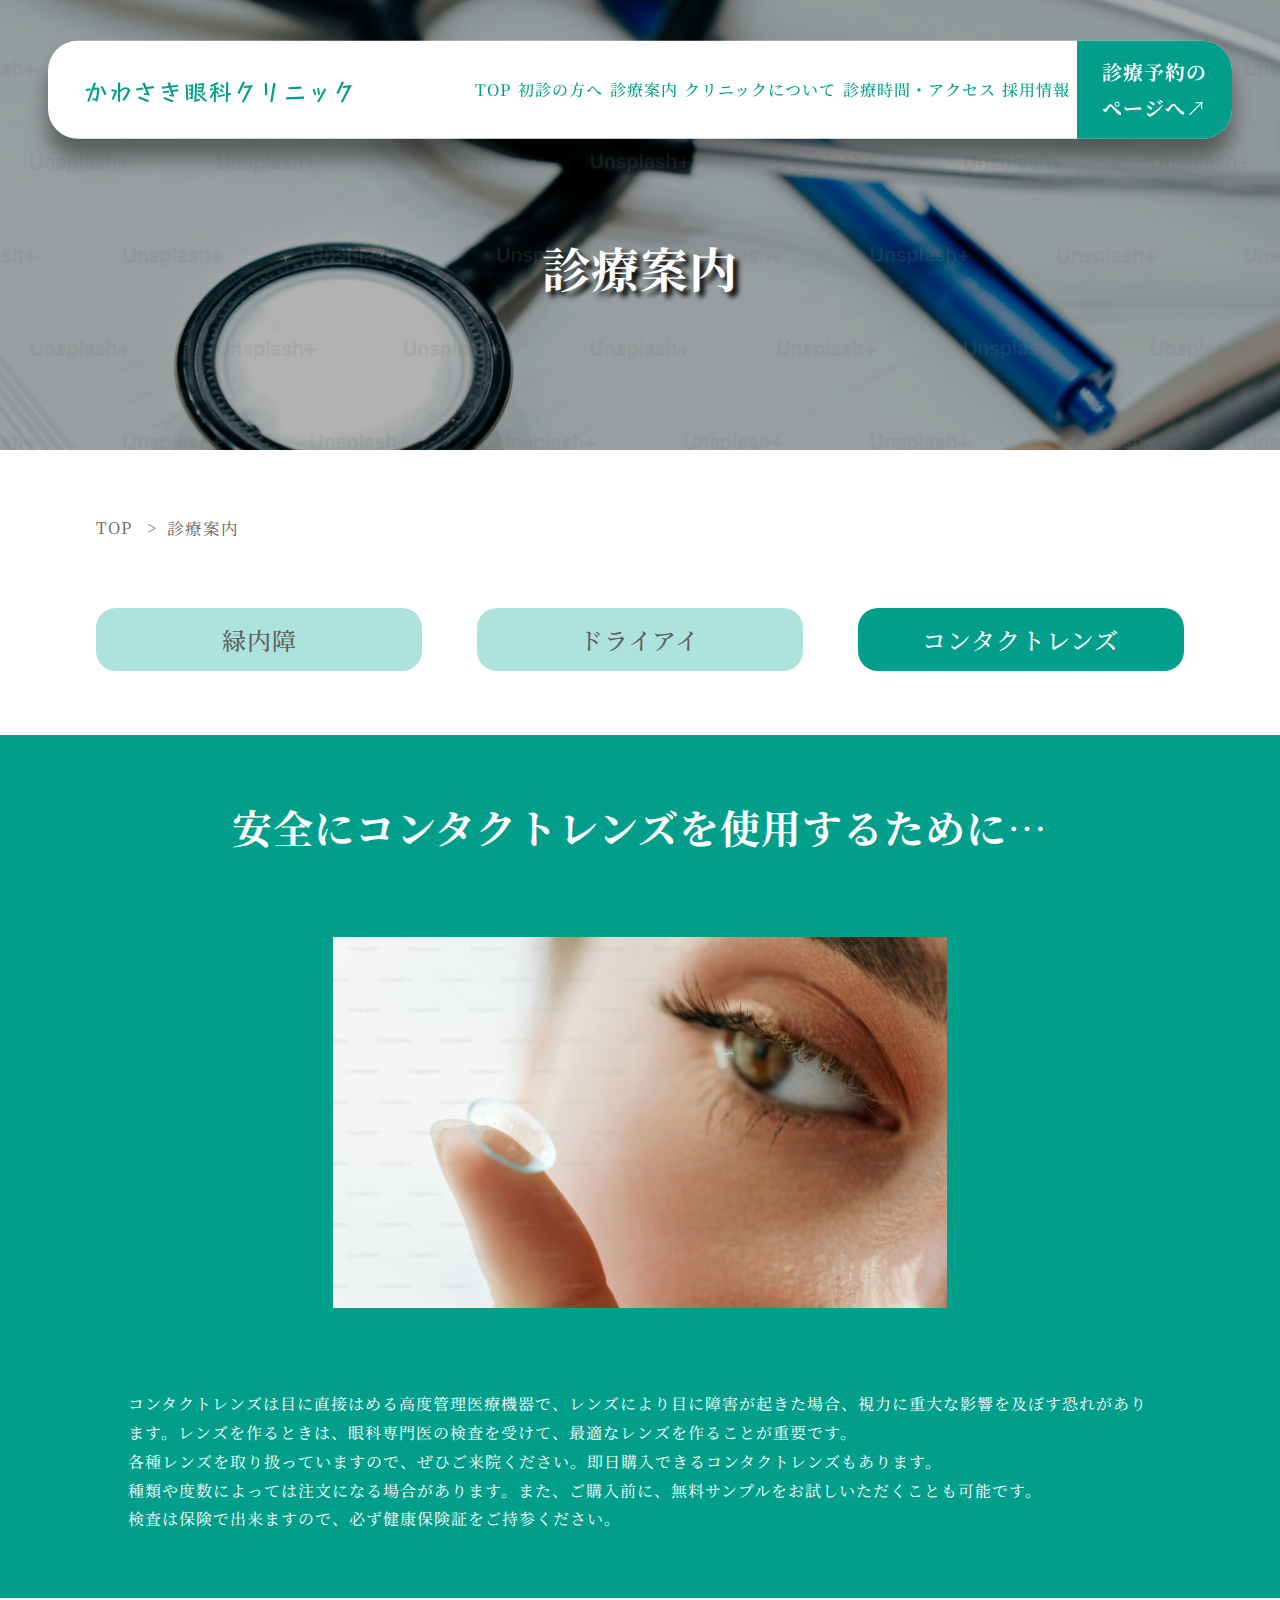
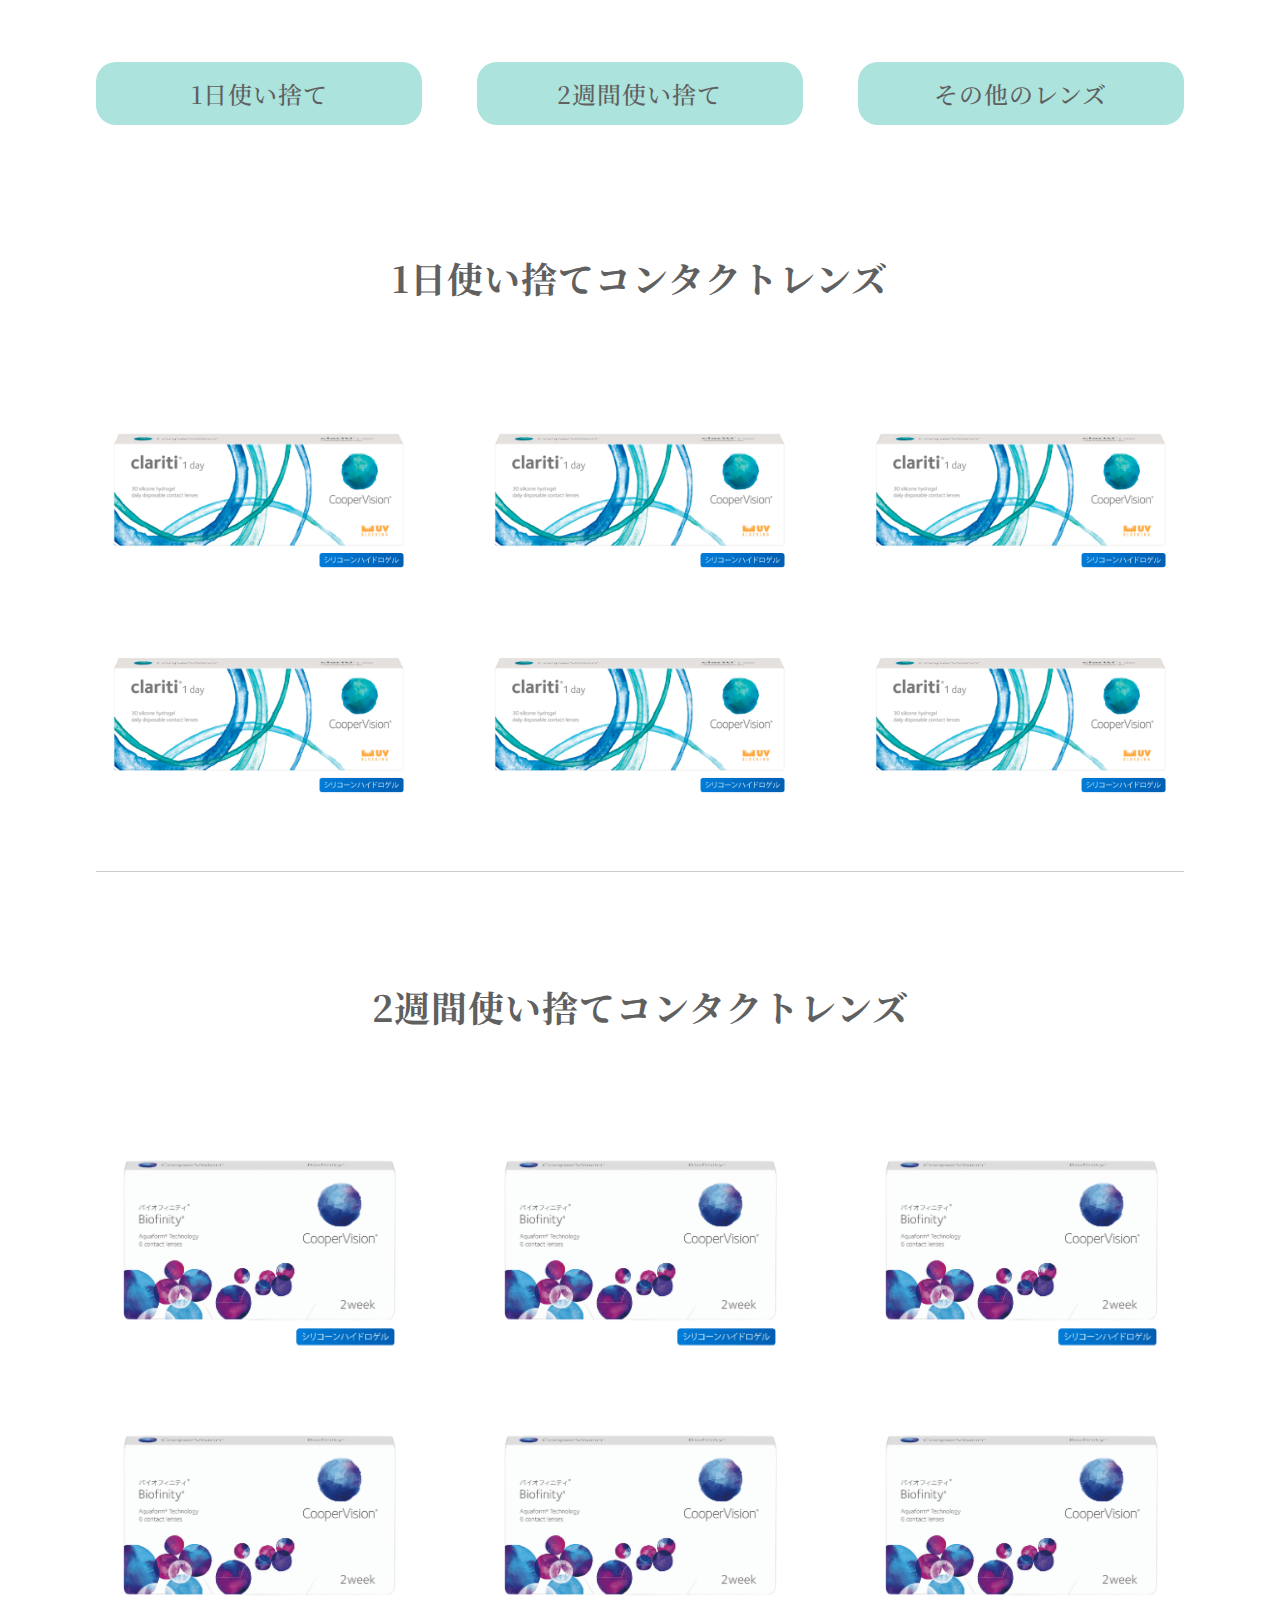
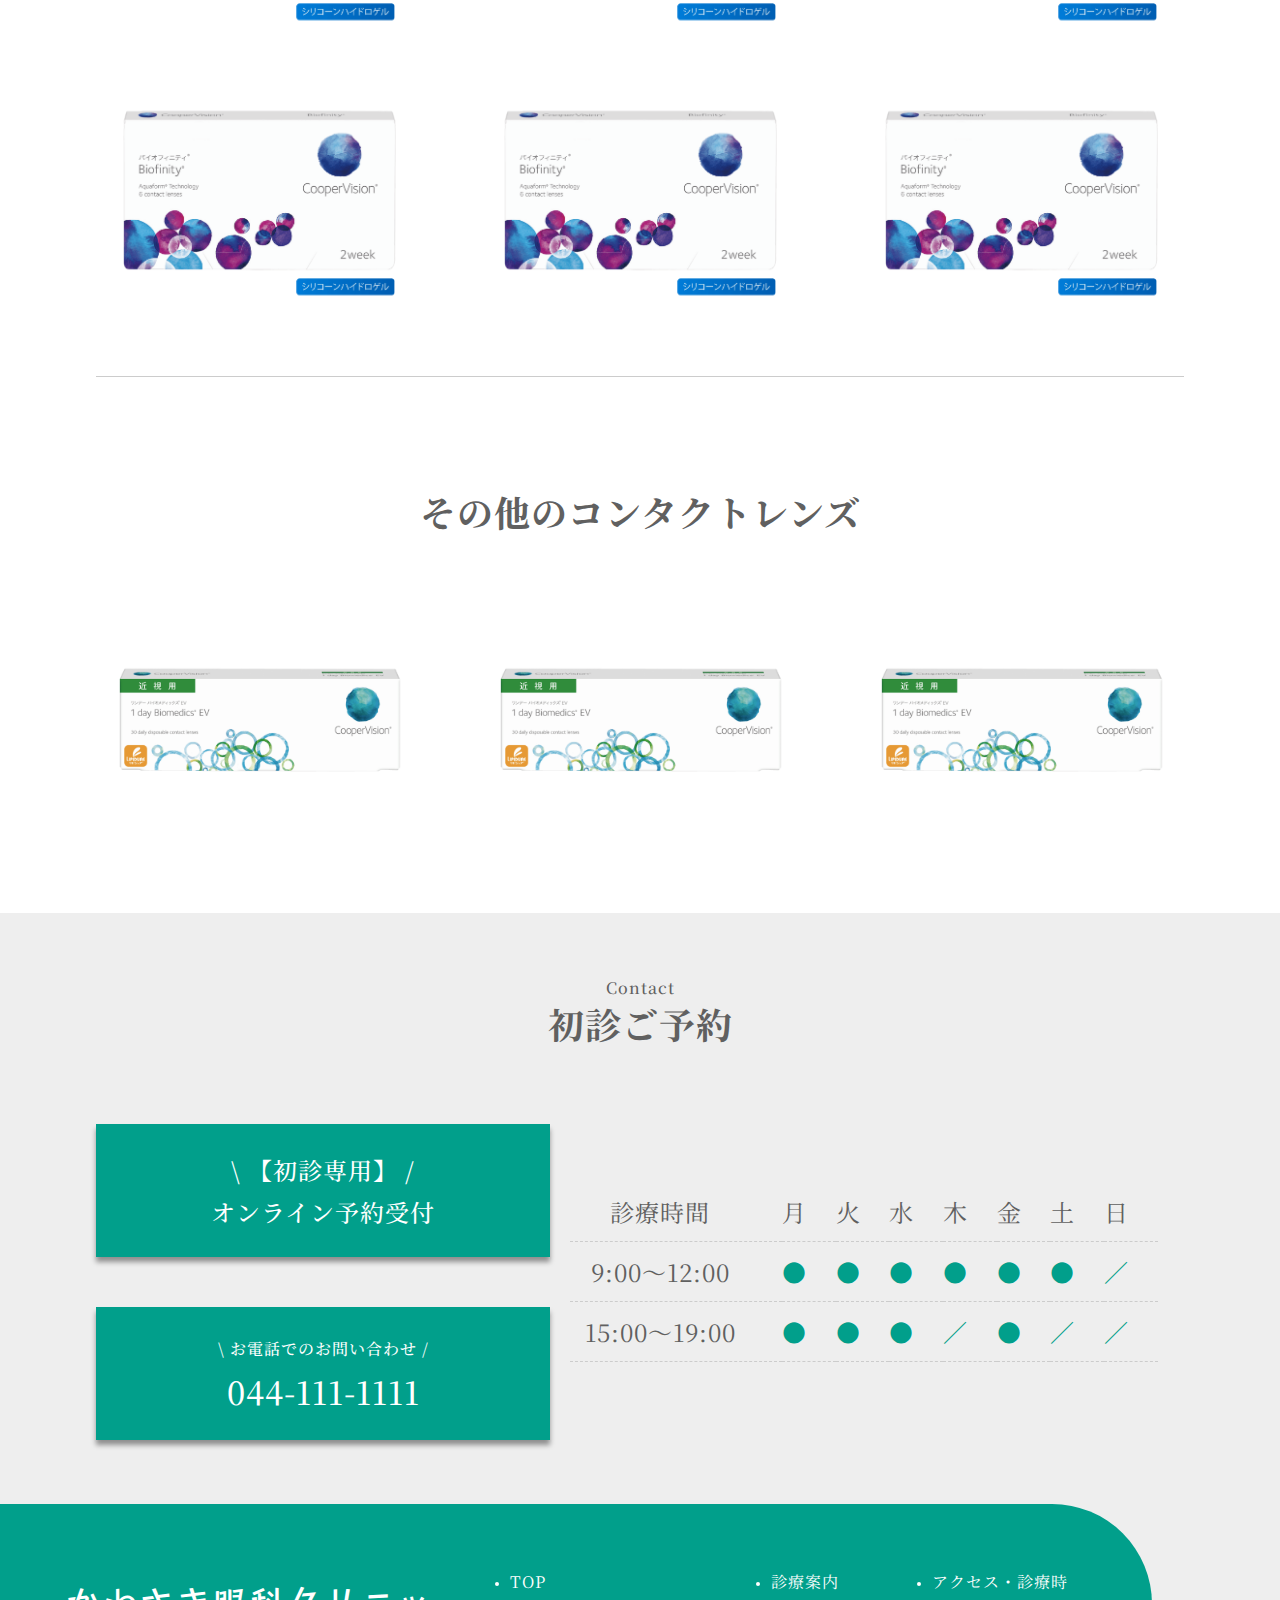
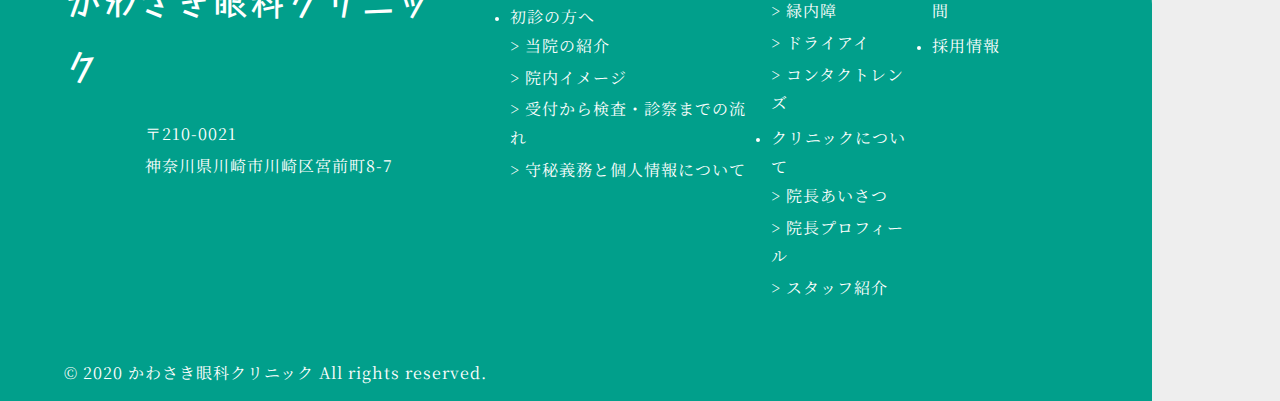
<file: guide3.html>
<!DOCTYPE html>
<html lang="ja">
  <head>
    <meta charset="UTF-8" />
    <title>川崎市川崎区の眼科 かわさき眼科クリニック</title>
    <meta
      name="description"
      content="【JR川崎駅から徒歩8分】川崎市川崎区を中心に目にかかわる診療を行っております。"
    />
    <meta name="keywords" content="眼科,緑内障,ドライアイ,コンタクトレンズ" />
    <meta name="viewport" content="width=device-width, initial-scale=1.0" />
    <!-- OGP -->
    <meta property="og:url" content="本番環境URL" />
    <meta property="og:type" content="website" />
    <meta
      property="og:title"
      content="川崎市川崎区の眼科 かわさき眼科クリニック"
    />
    <meta
      property="og:description"
      content="【JR川崎駅から徒歩8分】川崎市川崎区を中心に目にかかわる診療を行っております。"
    />
    <meta property="og:site_name" content="かわさき眼科クリニック" />
    <meta property="og:image" content="本番環境URL/img/logo.png" />
    <!--  ICON  -->
    <link rel="icon" href="favicon.ico" />
    <link
      rel="apple-touch-icon"
      sizes="180*180"
      href="本番環境URL/img/logo.png"
    />
    <!-- CSS-外部 -->
    <link rel="preconnect" href="https://fonts.googleapis.com" />
    <link rel="preconnect" href="https://fonts.gstatic.com" crossorigin />
    <link
      href="https://fonts.googleapis.com/css2?family=Noto+Serif+JP:wght@400;600;700&family=Stick&display=swap"
      rel="stylesheet"
    />
    <link
      rel="stylesheet"
      href="https://cdnjs.cloudflare.com/ajax/libs/font-awesome/6.5.1/css/all.min.css"
    />
    <!-- CSS-内部 -->
    <link rel="stylesheet" href="css/reset.css" />
    <link rel="stylesheet" href="css/common-main.css" />
    <link rel="stylesheet" href="css/common-sub.css" />
    <link rel="stylesheet" href="css/guide3.css" />
  </head>
  <body>
    <header class="header" id="header">
      <div class="header-wrap">
        <div class="header-wrap__logo">
          <a href="/"> かわさき眼科クリニック </a>
        </div>
        <nav class="header-wrap__nav">
          <ul class="header-wrap__nav__list">
            <li class="header-wrap__nav__list__item">
              <a href="/"> TOP </a>
            </li>
            <li class="header-wrap__nav__list__item">
              <a href="contact.html"> 初診の方へ </a>
            </li>
            <li class="header-wrap__nav__list__item">
              <a href="guide.html"> 診療案内 </a>
            </li>
            <li class="header-wrap__nav__list__item">
              <a href="intro.html"> クリニックについて </a>
            </li>
            <li class="header-wrap__nav__list__item">
              <a href="access.html"> 診療時間・アクセス </a>
            </li>
            <li class="header-wrap__nav__list__item">
              <a href="recruit.html"> 採用情報 </a>
            </li>
            <li class="header-wrap__nav__list__item__contact">
              <a href="contact.html">
                診療予約の<br />
                ページへ↗
              </a>
            </li>
          </ul>
        </nav>
      </div>
    </header>
    <main>
      <section class="top" id="top">
        <div class="top-wrap">
          <div class="top-wrap__ttl">
            <h1>診療案内</h1>
          </div>
        </div>
      </section>
      <section class="breadcrumb" id="breadcrumb">
        <div class="breadcrumb-wrap __inner">
          <nav class="breadcrumb-wrap__nav">
            <ol class="breadcrumb-wrap__nav__list">
              <li class="breadcrumb-wrap__nav__list__item">
                <a href="/">TOP</a>
              </li>
              <li class="breadcrumb-wrap__nav__list__item">
                <a href="#">診療案内</a>
              </li>
            </ol>
          </nav>
        </div>
      </section>
      <section class="tab" id="tab">
        <div class="tab-wrap __inner">
          <nav class="tab-wrap__nav">
            <ul class="tab-wrap__nav__list">
              <li class="tab-wrap__nav__list__item">
                <a href="guide.html">緑内障</a>
              </li>
              <li class="tab-wrap__nav__list__item">
                <a href="guide2.html">ドライアイ</a>
              </li>
              <li class="tab-wrap__nav__list__item __now">
                <a href="guide3.html">コンタクトレンズ</a>
              </li>
            </ul>
          </nav>
        </div>
      </section>
      <section class="guide-about" id="guide-about">
        <div class="guide-about-wrap __inner">
          <h2 class="ttl">安全にコンタクトレンズを使用するために…</h2>
          <img
            src="img/Guide3-about.png"
            alt="安全にコンタクトレンズを使用するために…"
          />
          <p>
            コンタクトレンズは目に直接はめる高度管理医療機器で、レンズにより目に障害が起きた場合、視力に重大な影響を及ぼす恐れがあります。レンズを作るときは、眼科専門医の検査を受けて、最適なレンズを作ることが重要です。<br />
            各種レンズを取り扱っていますので、ぜひご来院ください。即日購入できるコンタクトレンズもあります。<br />
            種類や度数によっては注文になる場合があります。また、ご購入前に、無料サンプルをお試しいただくことも可能です。<br />
            検査は保険で出来ますので、必ず健康保険証をご持参ください。
          </p>
        </div>
      </section>
      <section class="tab" id="tab-2">
        <div class="tab-wrap __inner">
          <nav class="tab-wrap__nav">
            <ul class="tab-wrap__nav__list">
              <li class="tab-wrap__nav__list__item">
                <a href="#line-up1">1日使い捨て</a>
              </li>
              <li class="tab-wrap__nav__list__item">
                <a href="#line-up2">2週間使い捨て</a>
              </li>
              <li class="tab-wrap__nav__list__item">
                <a href="#line-up3">その他のレンズ</a>
              </li>
            </ul>
          </nav>
        </div>
      </section>
      <section class="lineup" id="lineup">
        <div class="lineup-wrap __inner">
          <div class="lineup-wrap__body">
            <div class="lineup-wrap__body__block" id="line-up1">
              <div class="lineup-wrap__body__block__ttl">
                <h2 class="ttl">1日使い捨てコンタクトレンズ</h2>
              </div>
              <div class="lineup-wrap__body__block__con">
                <div class="lineup-wrap__body__block__con__pic">
                  <a href="#">
                    <img src="img/line-up1.png" alt="1dayコンタクトレンズ" />
                  </a>                  
                </div>
                <div class="lineup-wrap__body__block__con__pic">
                  <a href="#">
                    <img src="img/line-up1.png" alt="1dayコンタクトレンズ" />
                  </a>                  
                </div>
                <div class="lineup-wrap__body__block__con__pic">
                  <a href="#">
                    <img src="img/line-up1.png" alt="1dayコンタクトレンズ" />
                  </a>                  
                </div>
                <div class="lineup-wrap__body__block__con__pic">
                  <a href="#">
                    <img src="img/line-up1.png" alt="1dayコンタクトレンズ" />
                  </a>                  
                </div>
                <div class="lineup-wrap__body__block__con__pic">
                  <a href="#">
                    <img src="img/line-up1.png" alt="1dayコンタクトレンズ" />
                  </a>                  
                </div>
                <div class="lineup-wrap__body__block__con__pic">
                  <a href="#">
                    <img src="img/line-up1.png" alt="1dayコンタクトレンズ" />
                  </a>                  
                </div>
              </div>
              <hr />
            </div>
            <div class="lineup-wrap__body__block" id="line-up2">
              <div class="lineup-wrap__body__block__ttl">
                <h2 class="ttl">2週間使い捨てコンタクトレンズ</h2>
              </div>
              <div class="lineup-wrap__body__block__con">
                <div class="lineup-wrap__body__block__con__pic">
                  <a href="#">
                    <img src="img/line-up2.png" alt="2weekコンタクトレンズ" />
                  </a>                  
                </div>
                <div class="lineup-wrap__body__block__con__pic">
                  <a href="#">
                    <img src="img/line-up2.png" alt="2weekコンタクトレンズ" />
                  </a>                  
                </div>
                <div class="lineup-wrap__body__block__con__pic">
                  <a href="#">
                    <img src="img/line-up2.png" alt="2weekコンタクトレンズ" />
                  </a>                  
                </div>
                <div class="lineup-wrap__body__block__con__pic">
                  <a href="#">
                    <img src="img/line-up2.png" alt="2weekコンタクトレンズ" />
                  </a>                  
                </div>
                <div class="lineup-wrap__body__block__con__pic">
                  <a href="#">
                    <img src="img/line-up2.png" alt="2weekコンタクトレンズ" />
                  </a>                  
                </div>
                <div class="lineup-wrap__body__block__con__pic">
                  <a href="#">
                    <img src="img/line-up2.png" alt="2weekコンタクトレンズ" />
                  </a>                  
                </div>
                <div class="lineup-wrap__body__block__con__pic">
                  <a href="#">
                    <img src="img/line-up2.png" alt="2weekコンタクトレンズ" />
                  </a>                  
                </div>
                <div class="lineup-wrap__body__block__con__pic">
                  <a href="#">
                    <img src="img/line-up2.png" alt="2weekコンタクトレンズ" />
                  </a>                  
                </div>
                <div class="lineup-wrap__body__block__con__pic">
                  <a href="#">
                    <img src="img/line-up2.png" alt="2weekコンタクトレンズ" />
                  </a>                  
                </div>
              </div>
              <hr />
            </div>
            <div class="lineup-wrap__body__block" id="line-up3">
              <div class="lineup-wrap__body__block__ttl">
                <h2 class="ttl">その他のコンタクトレンズ</h2>
              </div>
              <div class="lineup-wrap__body__block__con">
                <div class="lineup-wrap__body__block__con__pic">
                  <a href="#">
                    <img src="img/line-up3.png" alt="その他のコンタクトレンズ" />
                  </a>                  
                </div>
                <div class="lineup-wrap__body__block__con__pic">
                  <a href="#">
                    <img src="img/line-up3.png" alt="その他のコンタクトレンズ" />
                  </a>                  
                </div>
                <div class="lineup-wrap__body__block__con__pic">
                  <a href="#">
                    <img src="img/line-up3.png" alt="その他のコンタクトレンズ" />
                  </a>                  
                </div>
              </div>
            </div>
          </div>
        </div>
      </section>
    </main>
    <footer class="footer-all" id="footer-all">
      <section class="contact" id="contact">
        <div class="contact-wrap __inner">
          <div class="contact-wrap__ttl">
            <h2 class="ttl">
              <small class="ttl__sub">Contact</small>
              初診ご予約
            </h2>
          </div>
          <div class="contact-wrap__body">
            <div class="contact-wrap__body__left">
              <div class="btn con-btn">
                <a href="contact.html">
                  <small class="btn__sub">\ 【初診専用】 /</small>
                  <p>オンライン予約受付</p>
                </a>
              </div>
              <div class="btn con-btn2">
                <a href="contact.html" class="contact-wrap__body__left__txt">
                  <small class="btn__sub2">\ お電話でのお問い合わせ /</small>
                  <p>044-111-1111</p>
                </a>
              </div>
            </div>
            <div class="contact-wrap__body__right">
              <div class="contact-wrap__body__right__sche">
                <table>
                  <table>
                    <tr>
                      <th>診療時間</th>
                      <td>月</td>
                      <td>火</td>
                      <td>水</td>
                      <td>木</td>
                      <td>金</td>
                      <td>土</td>
                      <td>日</td>
                    </tr>
                    <tr>
                      <th>9:00～12:00</th>
                      <td>●</td>
                      <td>●</td>
                      <td>●</td>
                      <td>●</td>
                      <td>●</td>
                      <td>●</td>
                      <td>／</td>
                    </tr>
                    <tr>
                      <th>15:00～19:00</th>
                      <td>●</td>
                      <td>●</td>
                      <td>●</td>
                      <td>／</td>
                      <td>●</td>
                      <td>／</td>
                      <td>／</td>
                    </tr>
                  </table>
                </table>
              </div>
            </div>
          </div>
        </div>
      </section>
      <section class="footer" id="footer">
        <div class="footer-wrap">
          <div class="footer-wrap__left">
            <div class="footer-wrap__left__logo">
              <h3 class="w-ttl">かわさき眼科クリニック</h3>
            </div>
            <div class="footer-wrap__left__add">
              <p>
                〒210-0021<br />
                神奈川県川崎市川崎区宮前町8-7
              </p>
            </div>
          </div>
          <div class="footer-wrap__right">
            <ul class="footer-wrap__right__list">
              <li class="footer-wrap__right__list__item">
                <a href="/"> TOP </a>
              </li>
              <li class="footer-wrap__right__list__item">
                <a href="contact.html"> 初診の方へ </a>
                <ul class="footer-wrap__right__list__item__sub">
                  <li class="footer-wrap__right__list__item__sub__item">
                    <a href="contact.html#about">> 当院の紹介</a>
                  </li>
                  <li class="footer-wrap__right__list__item__sub__item">
                    <a href="contact.html#hos">> 院内イメージ</a>
                  </li>
                  <li class="footer-wrap__right__list__item__sub__item">
                    <a href="contact.html#flow"
                      >> 受付から検査・診察までの流れ</a
                    >
                  </li>
                  <li class="footer-wrap__right__list__item__sub__item">
                    <a href="contact.html#confident"
                      >> 守秘義務と個人情報について</a
                    >
                  </li>
                </ul>
              </li>
            </ul>
            <ul class="footer-wrap__right__list">
              <li class="footer-wrap__right__list__item">
                <a href="guide.html">診療案内</a>
                <ul class="footer-wrap__right__list__item__sub">
                  <li class="footer-wrap__right__list__item__sub__item">
                    <a href="guide.html">> 緑内障</a>
                  </li>
                  <li class="footer-wrap__right__list__item__sub__item">
                    <a href="guide2.html">> ドライアイ</a>
                  </li>
                  <li class="footer-wrap__right__list__item__sub__item">
                    <a href="guide3.html">> コンタクトレンズ</a>
                  </li>
                </ul>
              </li>
              <li class="footer-wrap__right__list__item">
                <a href="intro.html">クリニックについて</a>
                <ul class="footer-wrap__right__list__item__sub">
                  <li class="footer-wrap__right__list__item__sub__item">
                    <a href="intro.html#greet">> 院長あいさつ</a>
                  </li>
                  <li class="footer-wrap__right__list__item__sub__item">
                    <a href="intro.html#prof">> 院長プロフィール</a>
                  </li>
                  <li class="footer-wrap__right__list__item__sub__item">
                    <a href="intro.html#staff">> スタッフ紹介</a>
                  </li>
                </ul>
              </li>
            </ul>
            <ul class="footer-wrap__right__list">
              <li class="footer-wrap__right__list__item">
                <a href="access.html">アクセス・診療時間</a>
              </li>
              <li class="footer-wrap__right__list__item">
                <a href="recruit.html">採用情報</a>
              </li>
            </ul>
          </div>
        </div>
        <div class="footer-copyright">
          <small>© 2020 かわさき眼科クリニック All rights reserved.</small>
        </div>
      </section>
    </footer>
  </body>
</html>
</file>
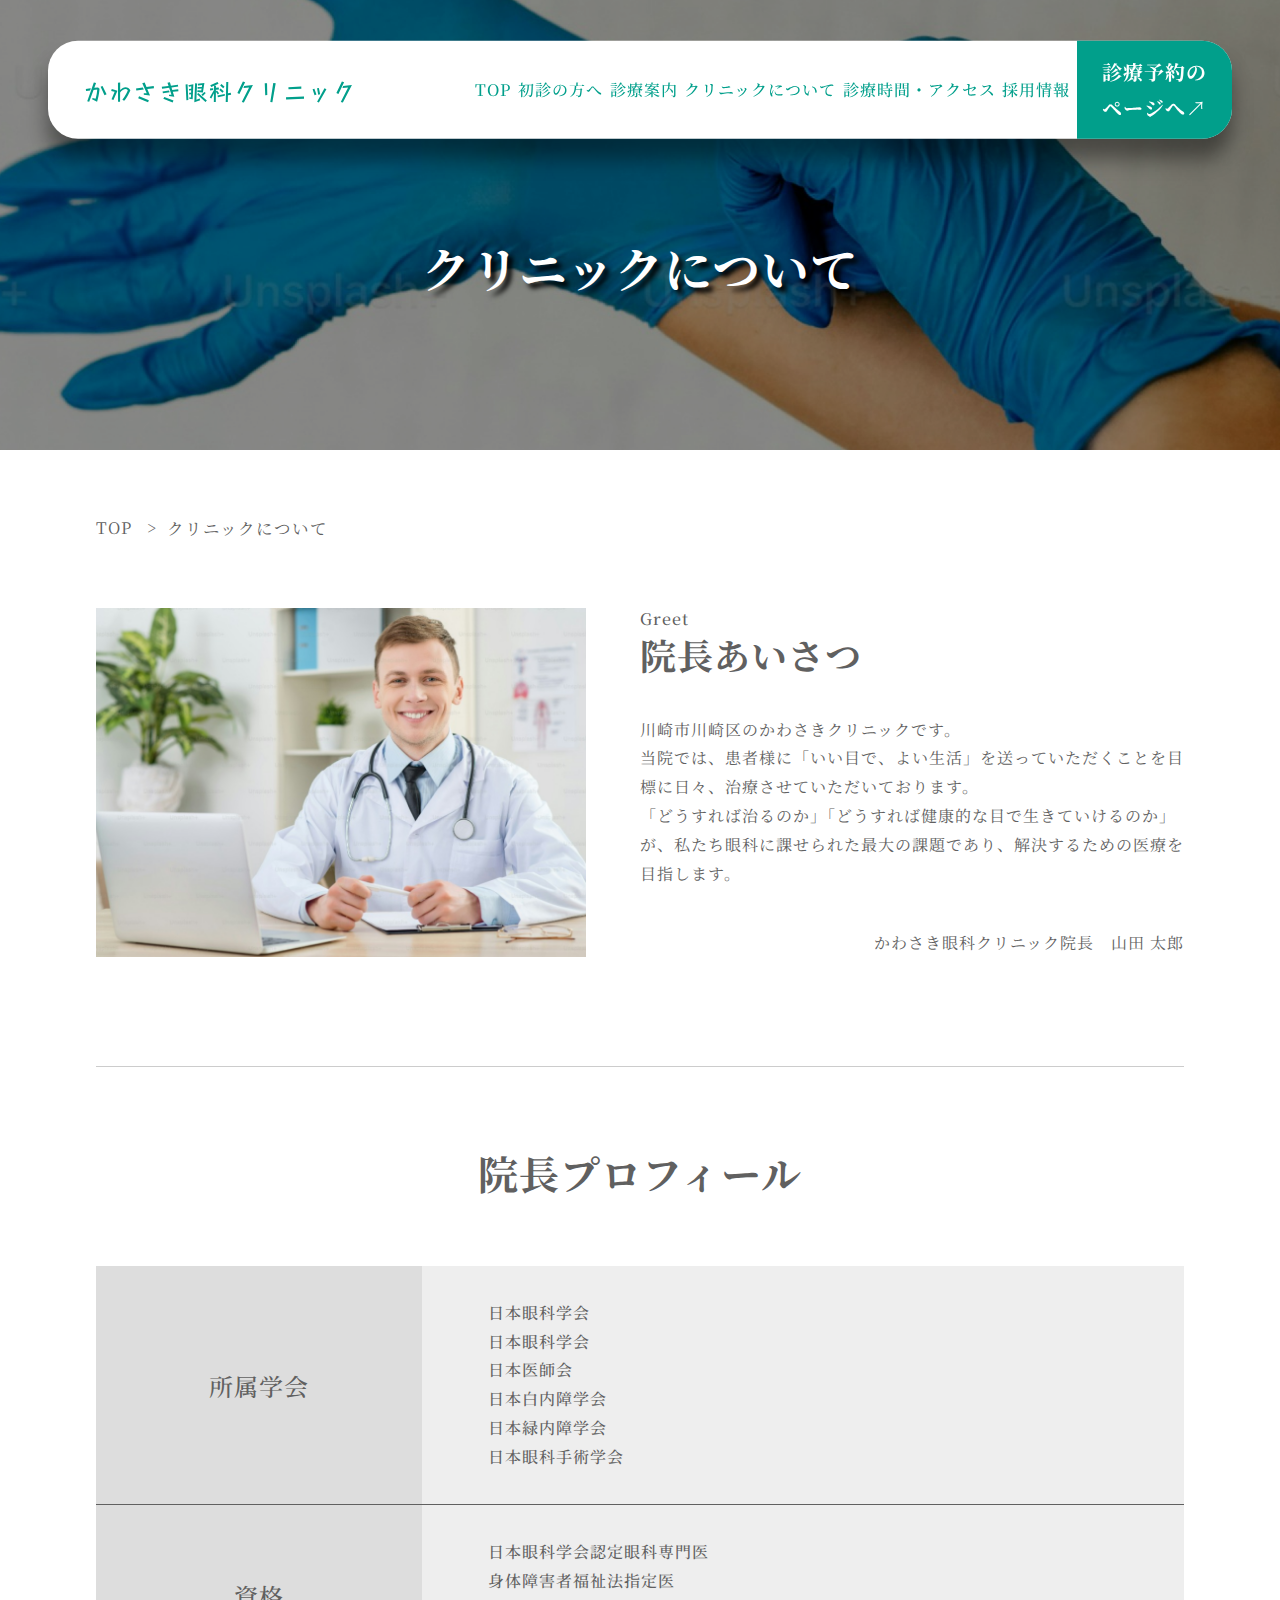
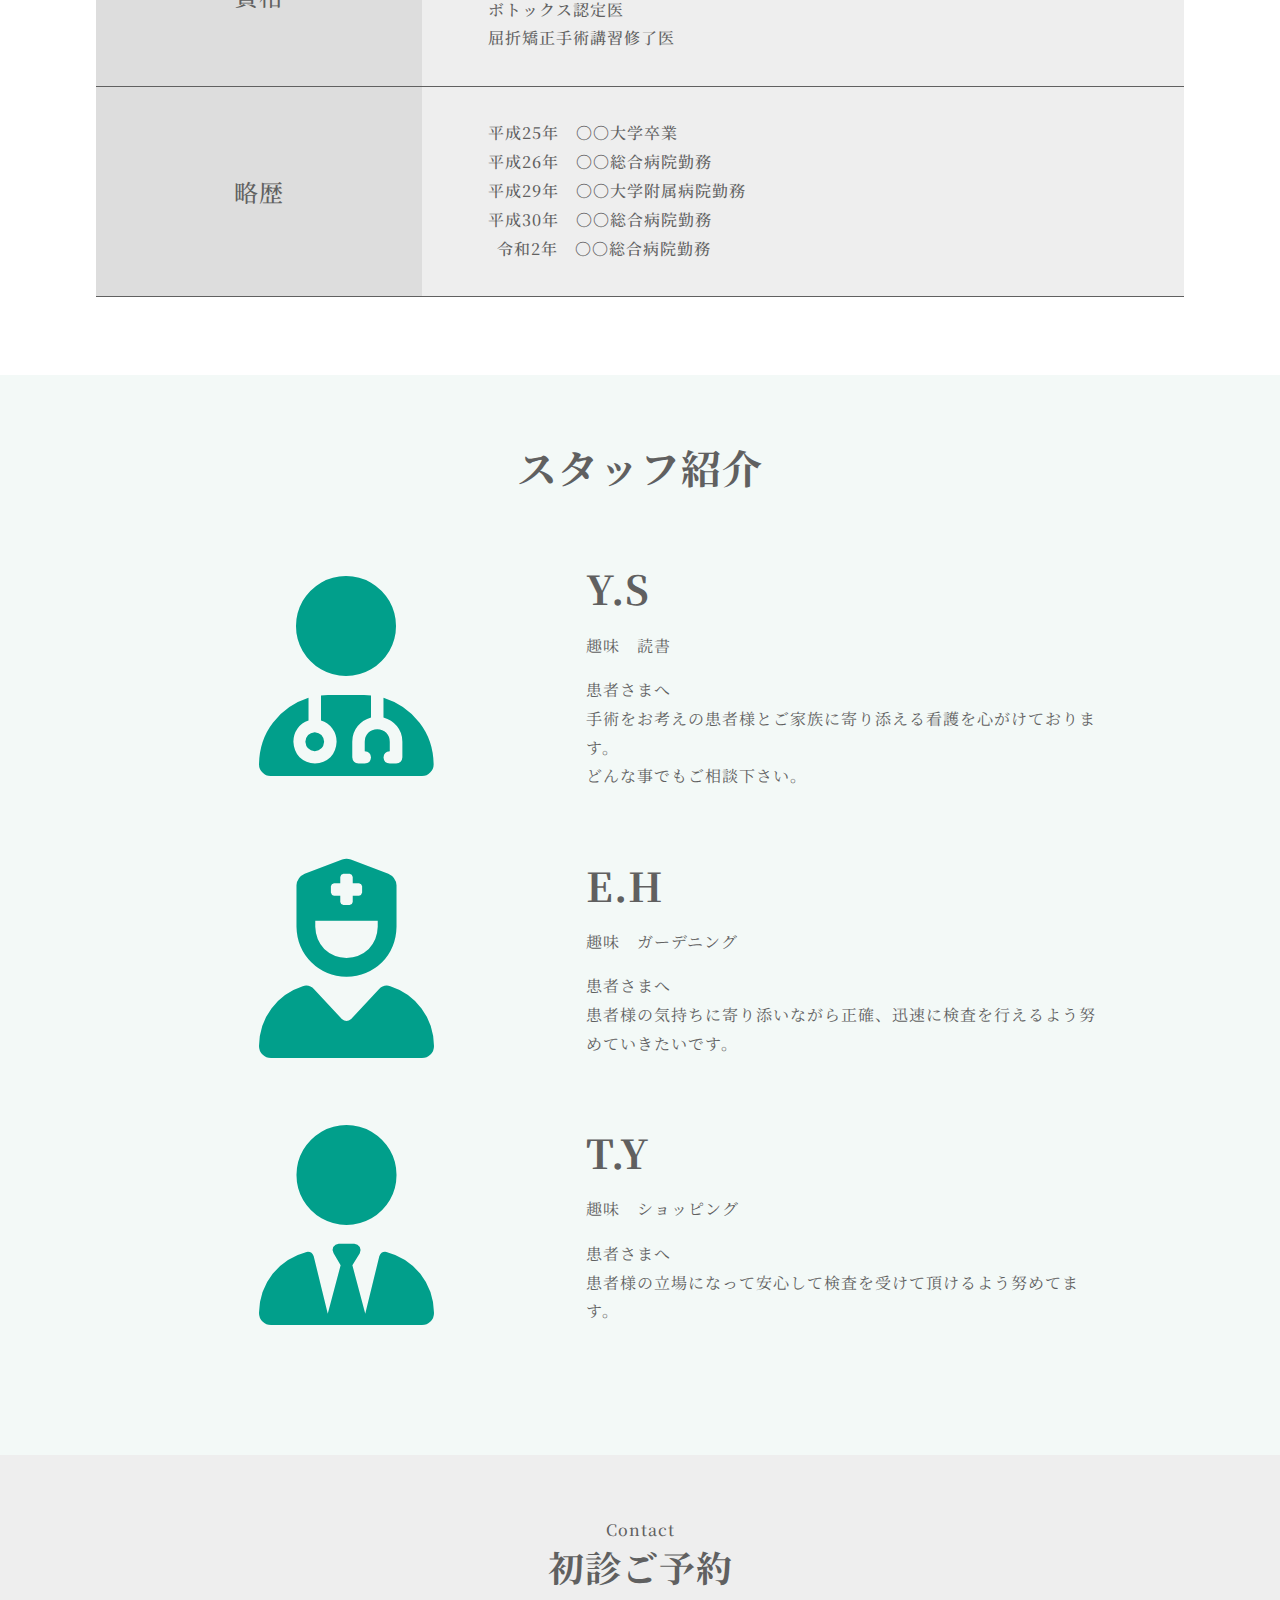
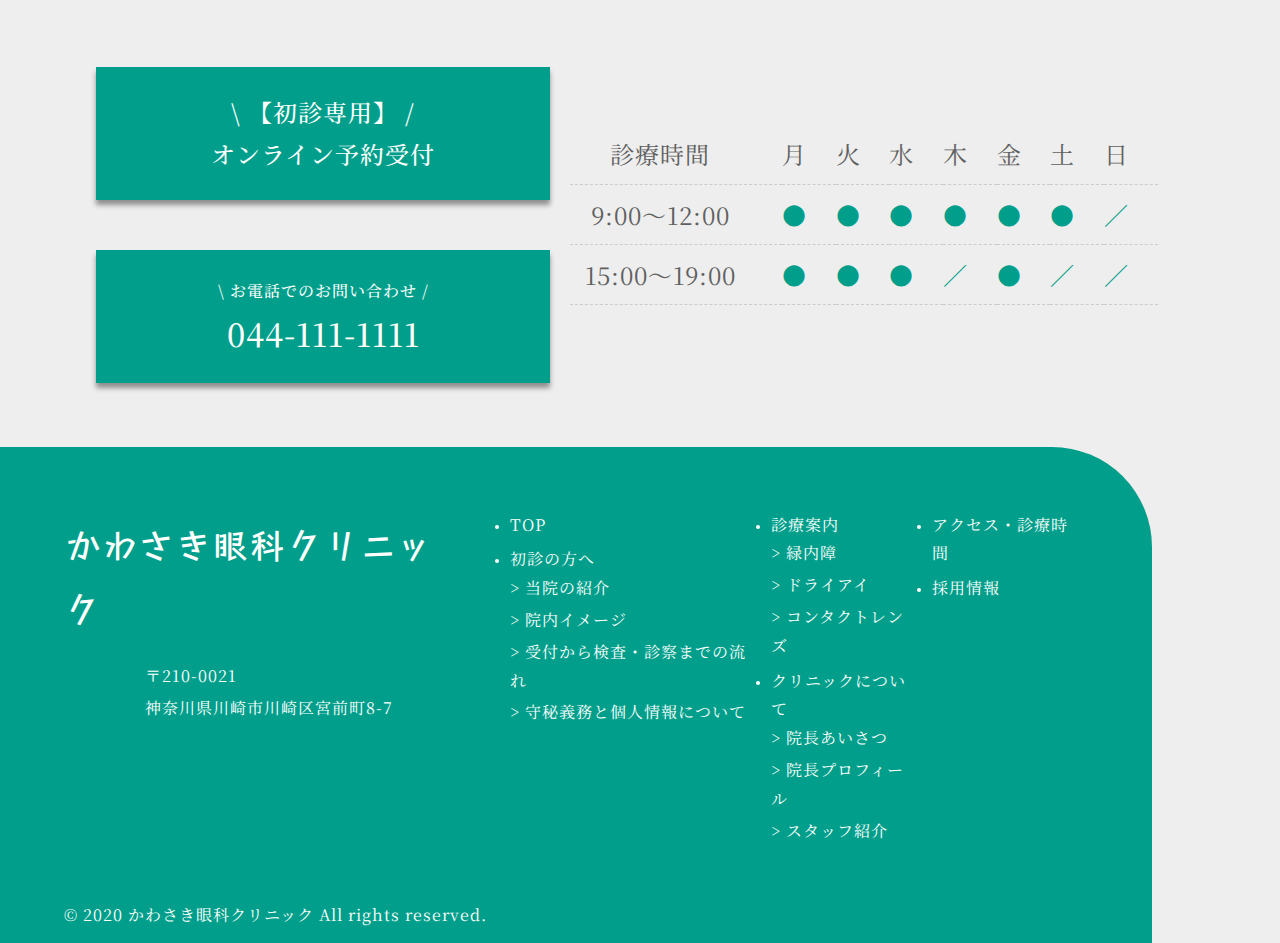
<file: intro.html>
<!DOCTYPE html>
<html lang="ja">
  <head>
    <meta charset="UTF-8" />
    <title>川崎市川崎区の眼科 かわさき眼科クリニック</title>
    <meta
      name="description"
      content="【JR川崎駅から徒歩8分】川崎市川崎区を中心に目にかかわる診療を行っております。"
    />
    <meta name="keywords" content="眼科,緑内障,ドライアイ,コンタクトレンズ" />
    <meta name="viewport" content="width=device-width, initial-scale=1.0" />
    <!-- OGP -->
    <meta property="og:url" content="本番環境URL" />
    <meta property="og:type" content="website" />
    <meta
      property="og:title"
      content="川崎市川崎区の眼科 かわさき眼科クリニック"
    />
    <meta
      property="og:description"
      content="【JR川崎駅から徒歩8分】川崎市川崎区を中心に目にかかわる診療を行っております。"
    />
    <meta property="og:site_name" content="かわさき眼科クリニック" />
    <meta property="og:image" content="本番環境URL/img/logo.png" />
    <!--  ICON  -->
    <link rel="icon" href="favicon.ico" />
    <link
      rel="apple-touch-icon"
      sizes="180*180"
      href="本番環境URL/img/logo.png"
    />
    <!-- CSS-外部 -->
    <link rel="preconnect" href="https://fonts.googleapis.com" />
    <link rel="preconnect" href="https://fonts.gstatic.com" crossorigin />
    <link
      href="https://fonts.googleapis.com/css2?family=Noto+Serif+JP:wght@400;600;700&family=Stick&display=swap"
      rel="stylesheet"
    />
    <link
      rel="stylesheet"
      href="https://cdnjs.cloudflare.com/ajax/libs/font-awesome/6.5.1/css/all.min.css"
    />
    <!-- CSS-内部 -->
    <link rel="stylesheet" href="css/reset.css" />
    <link rel="stylesheet" href="css/common-main.css" />
    <link rel="stylesheet" href="css/common-sub.css" />
    <link rel="stylesheet" href="css/intro.css" />
  </head>
  <body>
    <header class="header" id="header">
      <div class="header-wrap">
        <div class="header-wrap__logo">
          <a href="/"> かわさき眼科クリニック </a>
        </div>
        <nav class="header-wrap__nav">
          <ul class="header-wrap__nav__list">
            <li class="header-wrap__nav__list__item">
              <a href="/"> TOP </a>
            </li>
            <li class="header-wrap__nav__list__item">
              <a href="contact.html"> 初診の方へ </a>
            </li>
            <li class="header-wrap__nav__list__item">
              <a href="guide.html"> 診療案内 </a>
            </li>
            <li class="header-wrap__nav__list__item">
              <a href="intro.html"> クリニックについて </a>
            </li>
            <li class="header-wrap__nav__list__item">
              <a href="access.html"> 診療時間・アクセス </a>
            </li>
            <li class="header-wrap__nav__list__item">
              <a href="recruit.html"> 採用情報 </a>
            </li>
            <li class="header-wrap__nav__list__item__contact">
              <a href="contact.html">
                診療予約の<br />
                ページへ↗
              </a>
            </li>
          </ul>
        </nav>
      </div>
    </header>
    <main>
      <section class="top" id="top">
        <div class="top-wrap">
          <div class="top-wrap__ttl">
            <h1>クリニックについて</h1>
          </div>
        </div>
      </section>
      <section class="breadcrumb" id="breadcrumb">
        <div class="breadcrumb-wrap __inner">
          <nav class="breadcrumb-wrap__nav">
            <ol class="breadcrumb-wrap__nav__list">
              <li class="breadcrumb-wrap__nav__list__item">
                <a href="/">TOP</a>
              </li>
              <li class="breadcrumb-wrap__nav__list__item">
                <a href="#">クリニックについて</a>
              </li>
            </ol>
          </nav>
        </div>
      </section>
      <section class="greet" id="greet">
        <div class="greet-wrap __inner">
          <div class="greet-wrap__all">
            <div class="greet-wrap__all__left">
              <img src="img/common__greet.png" alt="院長写真" />
            </div>
            <div class="greet-wrap__all__right">
              <h2 class="ttl">
                <small class="ttl__sub"> Greet </small>
                院長あいさつ
              </h2>
              <p class="greet-wrap__all__right__txt">
                川崎市川崎区のかわさきクリニックです。<br />
                当院では、患者様に「いい目で、よい生活」を送っていただくことを目標に日々、治療させていただいております。<br />
                「どうすれば治るのか」「どうすれば健康的な目で生きていけるのか」が、私たち眼科に課せられた最大の課題であり、解決するための医療を目指します。
              </p>
              <p class="greet-wrap__all__right__txt__name">
                かわさき眼科クリニック院長　山田 太郎
              </p>
            </div>
          </div>
          <hr />
        </div>
      </section>
      <section class="prof" id="prof">
        <div class="prof-wrap __inner">
          <div class="prof-wrap__ttl">
            <h2 class="ttl">院長プロフィール</h2>
          </div>
          <div class="prof-wrap__table">
            <table>
              <tr>
                <th>所属学会</th>
                <td>
                  日本眼科学会<br />
                  日本眼科学会<br />
                  日本医師会<br />
                  日本白内障学会<br />
                  日本緑内障学会<br />
                  日本眼科手術学会
                </td>
              </tr>
              <tr>
                <th>資格</th>
                <td>
                  日本眼科学会認定眼科専門医<br />
                  身体障害者福祉法指定医<br />
                  ボトックス認定医<br />
                  屈折矯正手術講習修了医<br />
                </td>
              </tr>
              <tr>
                <th>略歴</th>
                <td>
                  平成25年　〇〇大学卒業<br />
                  平成26年　〇〇総合病院勤務<br />
                  平成29年　〇〇大学附属病院勤務<br />
                  平成30年　〇〇総合病院勤務<br />
                  <span>令和2年　〇〇総合病院勤務</span>
                </td>
              </tr>
            </table>
          </div>
        </div>
      </section>
      <section class="staff" id="staff">
        <div class="staff-wrap __inner">
          <div class="staff-wrap__ttl">
            <h2 class="ttl">スタッフ紹介</h2>
          </div>
          <div class="staff-wrap__body">
            <div class="staff-wrap__body__block">
              <div class="staff-wrap__body__block__left">
                <i class="fa-solid fa-user-doctor"></i>
              </div>
              <div class="staff-wrap__body__block__right">
                <h4 class="ttl">Y.S</h4>
                <p>趣味　読書</p>
                <p>
                  患者さまへ<br />
                  手術をお考えの患者様とご家族に寄り添える看護を心がけております。<br />どんな事でもご相談下さい。
                </p>
              </div>
            </div>
            <div class="staff-wrap__body__block">
              <div class="staff-wrap__body__block__left">
                <i class="fa-solid fa-user-nurse"></i>
              </div>
              <div class="staff-wrap__body__block__right">
                <h4 class="ttl">E.H</h4>
                <p>趣味　ガーデニング</p>
                <p>
                  患者さまへ<br />
                  患者様の気持ちに寄り添いながら正確、迅速に検査を行えるよう努めていきたいです。
                </p>
              </div>
            </div>
            <div class="staff-wrap__body__block">
              <div class="staff-wrap__body__block__left">
                <i class="fa-solid fa-user-tie"></i>
              </div>
              <div class="staff-wrap__body__block__right">
                <h4 class="ttl">T.Y</h4>
                <p>趣味　ショッピング</p>
                <p>
                  患者さまへ<br />
                  患者様の立場になって安心して検査を受けて頂けるよう努めてます。
                </p>
              </div>
            </div>
          </div>
        </div>
      </section>
    </main>
    <footer class="footer-all" id="footer-all">
      <section class="contact" id="contact">
        <div class="contact-wrap __inner">
          <div class="contact-wrap__ttl">
            <h2 class="ttl">
              <small class="ttl__sub">Contact</small>
              初診ご予約
            </h2>
          </div>
          <div class="contact-wrap__body">
            <div class="contact-wrap__body__left">
              <div class="btn con-btn">
                <a href="contact.html">
                  <small class="btn__sub">\ 【初診専用】 /</small>
                  <p>オンライン予約受付</p>
                </a>
              </div>
              <div class="btn con-btn2">
                <a href="contact.html" class="contact-wrap__body__left__txt">
                  <small class="btn__sub2">\ お電話でのお問い合わせ /</small>
                  <p>044-111-1111</p>
                </a>
              </div>
            </div>
            <div class="contact-wrap__body__right">
              <div class="contact-wrap__body__right__sche">
                <table>
                  <table>
                    <tr>
                      <th>診療時間</th>
                      <td>月</td>
                      <td>火</td>
                      <td>水</td>
                      <td>木</td>
                      <td>金</td>
                      <td>土</td>
                      <td>日</td>
                    </tr>
                    <tr>
                      <th>9:00～12:00</th>
                      <td>●</td>
                      <td>●</td>
                      <td>●</td>
                      <td>●</td>
                      <td>●</td>
                      <td>●</td>
                      <td>／</td>
                    </tr>
                    <tr>
                      <th>15:00～19:00</th>
                      <td>●</td>
                      <td>●</td>
                      <td>●</td>
                      <td>／</td>
                      <td>●</td>
                      <td>／</td>
                      <td>／</td>
                    </tr>
                  </table>
                </table>
              </div>
            </div>
          </div>
        </div>
      </section>
      <section class="footer" id="footer">
        <div class="footer-wrap">
          <div class="footer-wrap__left">
            <div class="footer-wrap__left__logo">
              <h3 class="w-ttl">かわさき眼科クリニック</h3>
            </div>
            <div class="footer-wrap__left__add">
              <p>
                〒210-0021<br />
                神奈川県川崎市川崎区宮前町8-7
              </p>
            </div>
          </div>
          <div class="footer-wrap__right">
            <ul class="footer-wrap__right__list">
              <li class="footer-wrap__right__list__item">
                <a href="/"> TOP </a>
              </li>
              <li class="footer-wrap__right__list__item">
                <a href="contact.html"> 初診の方へ </a>
                <ul class="footer-wrap__right__list__item__sub">
                  <li class="footer-wrap__right__list__item__sub__item">
                    <a href="contact.html#about">> 当院の紹介</a>
                  </li>
                  <li class="footer-wrap__right__list__item__sub__item">
                    <a href="contact.html#hos">> 院内イメージ</a>
                  </li>
                  <li class="footer-wrap__right__list__item__sub__item">
                    <a href="contact.html#flow"
                      >> 受付から検査・診察までの流れ</a
                    >
                  </li>
                  <li class="footer-wrap__right__list__item__sub__item">
                    <a href="contact.html#confident"
                      >> 守秘義務と個人情報について</a
                    >
                  </li>
                </ul>
              </li>
            </ul>
            <ul class="footer-wrap__right__list">
              <li class="footer-wrap__right__list__item">
                <a href="guide.html">診療案内</a>
                <ul class="footer-wrap__right__list__item__sub">
                  <li class="footer-wrap__right__list__item__sub__item">
                    <a href="guide.html">> 緑内障</a>
                  </li>
                  <li class="footer-wrap__right__list__item__sub__item">
                    <a href="guide2.html">> ドライアイ</a>
                  </li>
                  <li class="footer-wrap__right__list__item__sub__item">
                    <a href="guide3.html">> コンタクトレンズ</a>
                  </li>
                </ul>
              </li>
              <li class="footer-wrap__right__list__item">
                <a href="intro.html">クリニックについて</a>
                <ul class="footer-wrap__right__list__item__sub">
                  <li class="footer-wrap__right__list__item__sub__item">
                    <a href="intro.html#greet">> 院長あいさつ</a>
                  </li>
                  <li class="footer-wrap__right__list__item__sub__item">
                    <a href="intro.html#prof">> 院長プロフィール</a>
                  </li>
                  <li class="footer-wrap__right__list__item__sub__item">
                    <a href="intro.html#staff">> スタッフ紹介</a>
                  </li>
                </ul>
              </li>
            </ul>
            <ul class="footer-wrap__right__list">
              <li class="footer-wrap__right__list__item">
                <a href="access.html">アクセス・診療時間</a>
              </li>
              <li class="footer-wrap__right__list__item">
                <a href="recruit.html">採用情報</a>
              </li>
            </ul>
          </div>
        </div>
        <div class="footer-copyright">
          <small>© 2020 かわさき眼科クリニック All rights reserved.</small>
        </div>
      </section>
    </footer>
  </body>
</html>
</file>
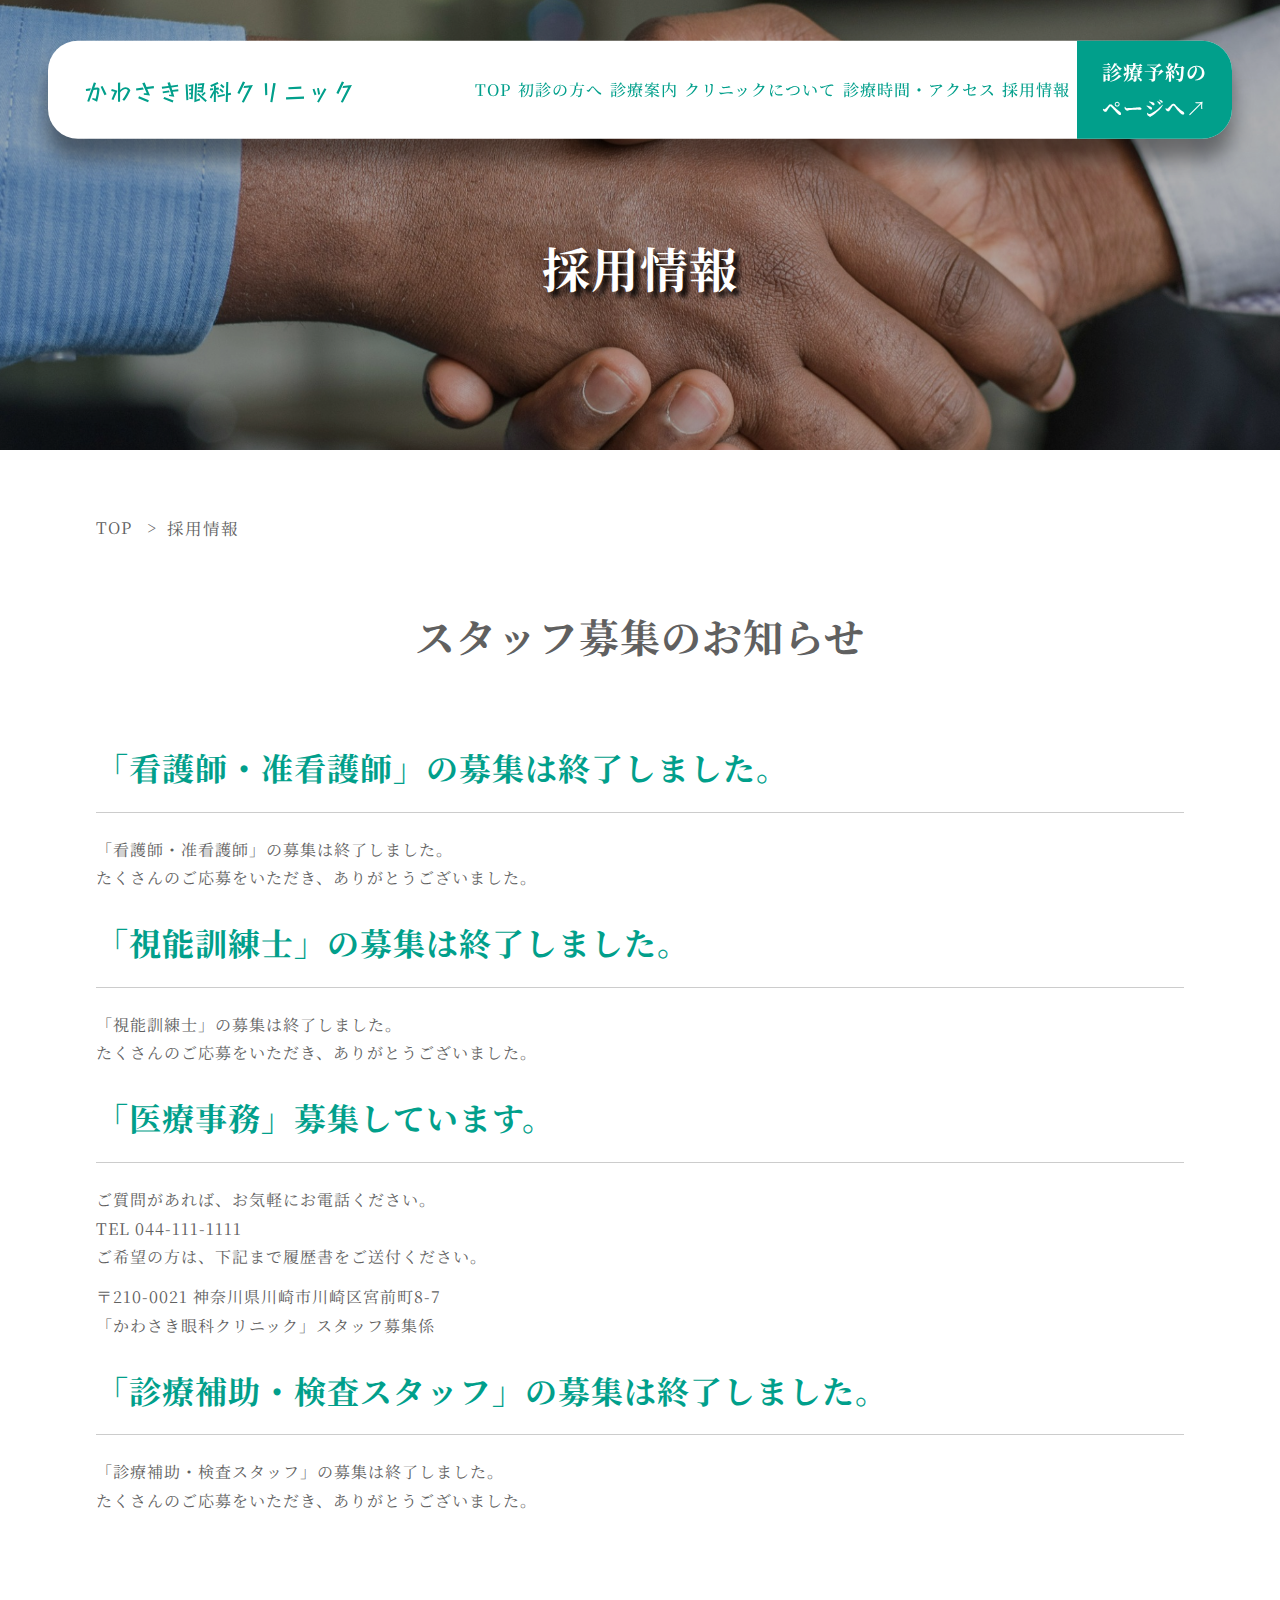
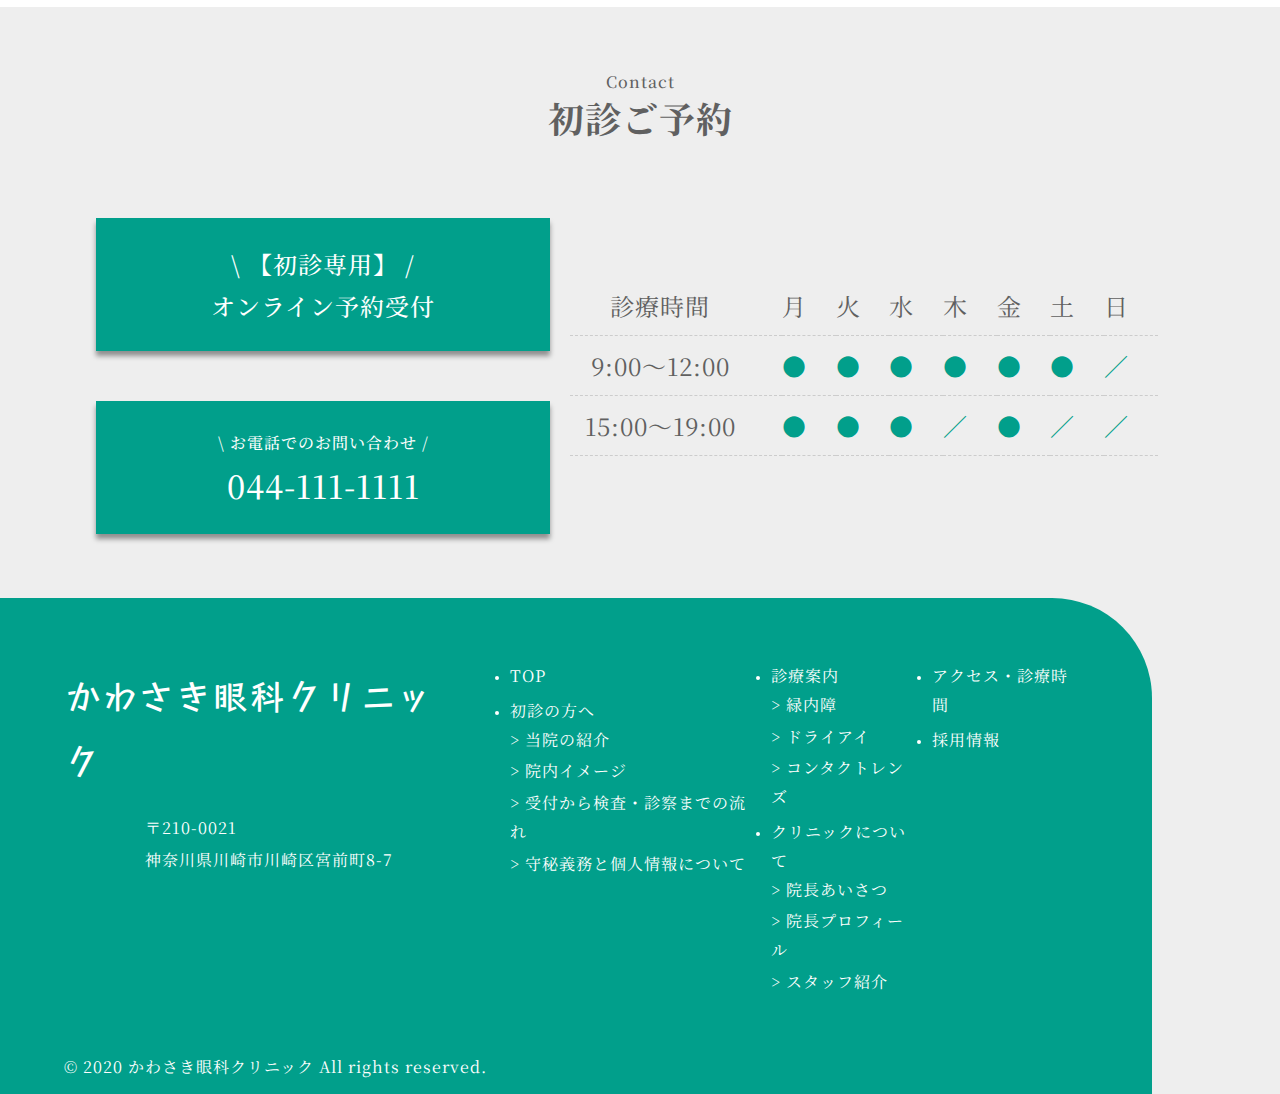
<file: recruit.html>
<!DOCTYPE html>
<html lang="ja">
  <head>
    <meta charset="UTF-8" />
    <title>川崎市川崎区の眼科 かわさき眼科クリニック</title>
    <meta
      name="description"
      content="【JR川崎駅から徒歩8分】川崎市川崎区を中心に目にかかわる診療を行っております。"
    />
    <meta name="keywords" content="眼科,緑内障,ドライアイ,コンタクトレンズ" />
    <meta name="viewport" content="width=device-width, initial-scale=1.0" />
    <!-- OGP -->
    <meta property="og:url" content="本番環境URL" />
    <meta property="og:type" content="website" />
    <meta
      property="og:title"
      content="川崎市川崎区の眼科 かわさき眼科クリニック"
    />
    <meta
      property="og:description"
      content="【JR川崎駅から徒歩8分】川崎市川崎区を中心に目にかかわる診療を行っております。"
    />
    <meta property="og:site_name" content="かわさき眼科クリニック" />
    <meta property="og:image" content="本番環境URL/img/logo.png" />
    <!--  ICON  -->
    <link rel="icon" href="favicon.ico" />
    <link
      rel="apple-touch-icon"
      sizes="180*180"
      href="本番環境URL/img/logo.png"
    />
    <!-- CSS-外部 -->
    <link rel="preconnect" href="https://fonts.googleapis.com" />
    <link rel="preconnect" href="https://fonts.gstatic.com" crossorigin />
    <link
      href="https://fonts.googleapis.com/css2?family=Noto+Serif+JP:wght@400;600;700&family=Stick&display=swap"
      rel="stylesheet"
    />
    <link
      rel="stylesheet"
      href="https://cdnjs.cloudflare.com/ajax/libs/font-awesome/6.5.1/css/all.min.css"
    />
    <!-- CSS-内部 -->
    <link rel="stylesheet" href="css/reset.css" />
    <link rel="stylesheet" href="css/common-main.css" />
    <link rel="stylesheet" href="css/common-sub.css" />
    <link rel="stylesheet" href="css/recruit.css" />
  </head>
  <body>
    <header class="header" id="header">
      <div class="header-wrap">
        <div class="header-wrap__logo">
          <a href="/"> かわさき眼科クリニック </a>
        </div>
        <nav class="header-wrap__nav">
          <ul class="header-wrap__nav__list">
            <li class="header-wrap__nav__list__item">
              <a href="/"> TOP </a>
            </li>
            <li class="header-wrap__nav__list__item">
              <a href="contact.html"> 初診の方へ </a>
            </li>
            <li class="header-wrap__nav__list__item">
              <a href="guide.html"> 診療案内 </a>
            </li>
            <li class="header-wrap__nav__list__item">
              <a href="intro.html"> クリニックについて </a>
            </li>
            <li class="header-wrap__nav__list__item">
              <a href="access.html"> 診療時間・アクセス </a>
            </li>
            <li class="header-wrap__nav__list__item">
              <a href="recruit.html"> 採用情報 </a>
            </li>
            <li class="header-wrap__nav__list__item__contact">
              <a href="contact.html">
                診療予約の<br />
                ページへ↗
              </a>
            </li>
          </ul>
        </nav>
      </div>
    </header>
    <main>
      <section class="top" id="top">
        <div class="top-wrap">
          <div class="top-wrap__ttl">
            <h1>採用情報</h1>
          </div>
        </div>
      </section>
      <section class="breadcrumb" id="breadcrumb">
        <div class="breadcrumb-wrap __inner">
          <nav class="breadcrumb-wrap__nav">
            <ol class="breadcrumb-wrap__nav__list">
              <li class="breadcrumb-wrap__nav__list__item">
                <a href="/">TOP</a>
              </li>
              <li class="breadcrumb-wrap__nav__list__item">
                <a href="#">採用情報</a>
              </li>
            </ol>
          </nav>
        </div>
      </section>
      <section class="rec" id="rec">
        <div class="rec-wrap __inner">
          <div class="rec-wrap__ttl">
            <h2 class="ttl">スタッフ募集のお知らせ</h2>
          </div>
          <div class="rec-wrap__body">
            <div class="rec-wrap__body__block">
              <h2 class="ttl g-ttl">
                「看護師・准看護師」の募集は終了しました。
              </h2>
              <hr />
              <p>
                「看護師・准看護師」の募集は終了しました。<br />
                たくさんのご応募をいただき、ありがとうございました。
              </p>
            </div>
            <div class="rec-wrap__body__block">
              <h2 class="ttl g-ttl">「視能訓練士」の募集は終了しました。</h2>
              <hr />
              <p>
                「視能訓練士」の募集は終了しました。<br />
                たくさんのご応募をいただき、ありがとうございました。
              </p>
            </div>
            <div class="rec-wrap__body__block">
              <h2 class="ttl g-ttl">「医療事務」募集しています。</h2>
              <hr />
              <p>
                ご質問があれば、お気軽にお電話ください。<br />
                TEL 044-111-1111<br />
                ご希望の方は、下記まで履歴書をご送付ください。
              </p>
              <p class="rec-wrap__body__block__add">
                〒210-0021 神奈川県川崎市川崎区宮前町8-7<br />
                「かわさき眼科クリニック」スタッフ募集係
              </p>
            </div>
            <div class="rec-wrap__body__block">
              <h2 class="ttl g-ttl">
                「診療補助・検査スタッフ」の募集は終了しました。
              </h2>
              <hr />
              <p>
                「診療補助・検査スタッフ」の募集は終了しました。<br />
                たくさんのご応募をいただき、ありがとうございました。
              </p>
            </div>
          </div>
        </div>
      </section>
    </main>
    <footer class="footer-all" id="footer-all">
      <section class="contact" id="contact">
        <div class="contact-wrap __inner">
          <div class="contact-wrap__ttl">
            <h2 class="ttl">
              <small class="ttl__sub">Contact</small>
              初診ご予約
            </h2>
          </div>
          <div class="contact-wrap__body">
            <div class="contact-wrap__body__left">
              <div class="btn con-btn">
                <a href="contact.html">
                  <small class="btn__sub">\ 【初診専用】 /</small>
                  <p>オンライン予約受付</p>
                </a>
              </div>
              <div class="btn con-btn2">
                <a href="contact.html" class="contact-wrap__body__left__txt">
                  <small class="btn__sub2">\ お電話でのお問い合わせ /</small>
                  <p>044-111-1111</p>
                </a>
              </div>
            </div>
            <div class="contact-wrap__body__right">
              <div class="contact-wrap__body__right__sche">
                <table>
                  <table>
                    <tr>
                      <th>診療時間</th>
                      <td>月</td>
                      <td>火</td>
                      <td>水</td>
                      <td>木</td>
                      <td>金</td>
                      <td>土</td>
                      <td>日</td>
                    </tr>
                    <tr>
                      <th>9:00～12:00</th>
                      <td>●</td>
                      <td>●</td>
                      <td>●</td>
                      <td>●</td>
                      <td>●</td>
                      <td>●</td>
                      <td>／</td>
                    </tr>
                    <tr>
                      <th>15:00～19:00</th>
                      <td>●</td>
                      <td>●</td>
                      <td>●</td>
                      <td>／</td>
                      <td>●</td>
                      <td>／</td>
                      <td>／</td>
                    </tr>
                  </table>
                </table>
              </div>
            </div>
          </div>
        </div>
      </section>
      <section class="footer" id="footer">
        <div class="footer-wrap">
          <div class="footer-wrap__left">
            <div class="footer-wrap__left__logo">
              <h3 class="w-ttl">かわさき眼科クリニック</h3>
            </div>
            <div class="footer-wrap__left__add">
              <p>
                〒210-0021<br />
                神奈川県川崎市川崎区宮前町8-7
              </p>
            </div>
          </div>
          <div class="footer-wrap__right">
            <ul class="footer-wrap__right__list">
              <li class="footer-wrap__right__list__item">
                <a href="/"> TOP </a>
              </li>
              <li class="footer-wrap__right__list__item">
                <a href="contact.html"> 初診の方へ </a>
                <ul class="footer-wrap__right__list__item__sub">
                  <li class="footer-wrap__right__list__item__sub__item">
                    <a href="contact.html#about">> 当院の紹介</a>
                  </li>
                  <li class="footer-wrap__right__list__item__sub__item">
                    <a href="contact.html#hos">> 院内イメージ</a>
                  </li>
                  <li class="footer-wrap__right__list__item__sub__item">
                    <a href="contact.html#flow"
                      >> 受付から検査・診察までの流れ</a
                    >
                  </li>
                  <li class="footer-wrap__right__list__item__sub__item">
                    <a href="contact.html#confident"
                      >> 守秘義務と個人情報について</a
                    >
                  </li>
                </ul>
              </li>
            </ul>
            <ul class="footer-wrap__right__list">
              <li class="footer-wrap__right__list__item">
                <a href="guide.html">診療案内</a>
                <ul class="footer-wrap__right__list__item__sub">
                  <li class="footer-wrap__right__list__item__sub__item">
                    <a href="guide.html">> 緑内障</a>
                  </li>
                  <li class="footer-wrap__right__list__item__sub__item">
                    <a href="guide2.html">> ドライアイ</a>
                  </li>
                  <li class="footer-wrap__right__list__item__sub__item">
                    <a href="guide3.html">> コンタクトレンズ</a>
                  </li>
                </ul>
              </li>
              <li class="footer-wrap__right__list__item">
                <a href="intro.html">クリニックについて</a>
                <ul class="footer-wrap__right__list__item__sub">
                  <li class="footer-wrap__right__list__item__sub__item">
                    <a href="intro.html#greet">> 院長あいさつ</a>
                  </li>
                  <li class="footer-wrap__right__list__item__sub__item">
                    <a href="intro.html#prof">> 院長プロフィール</a>
                  </li>
                  <li class="footer-wrap__right__list__item__sub__item">
                    <a href="intro.html#staff">> スタッフ紹介</a>
                  </li>
                </ul>
              </li>
            </ul>
            <ul class="footer-wrap__right__list">
              <li class="footer-wrap__right__list__item">
                <a href="access.html">アクセス・診療時間</a>
              </li>
              <li class="footer-wrap__right__list__item">
                <a href="recruit.html">採用情報</a>
              </li>
            </ul>
          </div>
        </div>
        <div class="footer-copyright">
          <small>© 2020 かわさき眼科クリニック All rights reserved.</small>
        </div>
      </section>
    </footer>
  </body>
</html>
</file>
<file: css/common-main.css>
@charset "UTF-8";

html {
  font-size: 62.5%;
}

body {
  font-family: "Noto Serif JP", serif;
  line-height: 1.8;
  letter-spacing: 1px;
  word-break: break-all;
  background-color: #fff;
  color: #606060;
}

.header-wrap {
  position: fixed;
  max-width: 1500px;
  width: 92.5%;
  display: flex;
  justify-content: space-between;
  align-items: center;
  background-color: #fff;
  box-shadow: 0 20px 20px rgba(0 0 0 / 40%);
  border-radius: 30px;
  top: 10%;
  left: 50%;
  transform: translate(-50%, -50%);
  z-index: 2;
}

.header-wrap__logo {
  width: 35%;
  padding-left: 35px;
}

.header-wrap__logo a {
  transition: all 0.3s;
  text-decoration: none;
  font-family: "Stick", sans-serif;
  font-size: 2.4rem;
  color: #019f8b;
}

.header-wrap__logo a:hover {
  opacity: 0.7;
}

.header-wrap__nav {
  width: 67.5%;
}

.header-wrap__nav__list {
  display: flex;
  justify-content: space-between;
  align-items: center;
}

.header-wrap__nav__list__item a {
  position: relative;
  text-decoration: unset;
  color: #019f8b;
  font-size: 1.6rem;
  font-weight: 500;
}

.header-wrap__nav__list__item a::after {
  position: absolute;
  left: 0;
  content: "";
  width: 100%;
  height: 5px;
  background-color: #fff34a;
  bottom: 4px;
  opacity: 0;
  visibility: hidden;
  transition: all 0.3s;
}

.header-wrap__nav__list__item a:hover::after {
  visibility: visible;
  bottom: -2.5px;
  opacity: 1;
  z-index: -1;
}

.header-wrap__nav__list__item__contact a {
  text-decoration: unset;
  display: block;
  color: #fff;
  font-size: 2rem;
  font-weight: 700;
  background-color: #019f8b;
  padding: 8.5% 25px;
  text-align: center;
  border-radius: 0 30px 30px 0;
  transition: all 0.3s;
}

.header-wrap__nav__list__item__contact a:hover {
  background-color: #fff34a;
  color: #606060;
}

.__inner {
  max-width: 1400px;
  width: 85%;
  margin: 0 auto;
  padding: 5% 0;
}

.__inner__sub {
  margin: 0 0 0 10vw;
  padding: 5% 0;
}

.ttl {
  position: relative;
  font-size: 3.6rem;
  font-weight: 700;
  line-height: 1.4;
}

.ttl__sub {
  display: block;
  font-size: 1.6rem;
  font-weight: 500;
}

.c-ttl {
  font-size: 4rem;
}

.f-ttl__sub {
  margin-bottom: 1rem;
}

.w-ttl {
  color: #fff;
}

.g-ttl {
  color: #019f8b;
}

.btn {
  width: 27.5rem;
  margin-top: 2rem;
}

.btn a {
  display: block;
  width: 100%;
  text-decoration: unset;
  text-align: center;
  cursor: pointer;
  font-size: 2.4rem;
  font-weight: 500;
  background-color: #019f8b;
  border: solid 2.5px #019f8b;
  border-radius: 35px;
  color: #fff;
  line-height: 2.75;
  box-shadow: 0 5px 5px rgba(0 0 0 / 40%);
  transition: all 0.3s;
}

.btn a:hover {
  background-color: #fff;
  color: #019f8b;
  border: solid 2.5px #019f8b;
}

.g-btn {
  margin-top: auto;
}

.r-btn {
  margin-left: auto;
}

.c-btn {
  margin: 0 27.5%;
}

.w-btn a {
  background-color: #fff;
  color: #019f8b;
  border: solid 2.5px #fff;
}

.w-btn a:hover {
  background-color: #019f8b;
  color: #fff;
  border: solid 2.5px #fff;
}

.con-btn {
  width: 45rem;
  /* line-height: 1; */
}

.con-btn a {
  border-radius: 0;
  line-height: 1;
  padding: 7% 0;
}

.con-btn p {
  margin-top: 4%;
}




.con-btn2 {
  width: 45rem;
}

.con-btn2 a {
  border-radius: 0;
  font-size: 3.2rem;
  line-height: 1;
  margin-top: 5rem;
  padding: 7% 0;
}


.hos-btn {
  width: 30rem;
}

.hos-btn a {
  border-radius: 0;
  font-size: 2rem;
  font-weight: 500;
}

.footer-all {
  background-color: #eee;
}

.contact-wrap__ttl {
  text-align: center;
}

.contact-wrap__body {
  display: flex;
  justify-content: space-between;
  align-items: center;
  margin-top: 5%;
}

.contact-wrap__body__left {
  width: 40%;
}

.contact-wrap__body__left__txt small {
  font-size: 1.6rem;
  display: block;
  margin-bottom: 4%;
}

.contact-wrap__body__right {
  width: 60%;
}

.contact-wrap__body__right__sche {
  padding: 1%;
  font-size: 2.4rem;
  font-weight: 500;
  width: 100%;
}

.contact-wrap__body__right__sche table tr:nth-of-type(2) td,
.contact-wrap__body__right__sche table tr:nth-of-type(3) td {
  color: #019f8b;
}

.contact-wrap__body__right__sche table {
  width: 90%;
  margin: 0 auto;
}

.contact-wrap__body__right__sche table tr th {
  padding: 8px 32px 8px 0;
  font-weight: 400;
  width: 36%;
}

.contact-wrap__body__right__sche table tr td {
  font-weight: 400;
}

.contact-wrap__body__right__sche table tr {
  border-bottom: dashed 1px #ccc;
}

.footer {
  width: 80%;
  background-color: #019f8b;
  padding: 5% 5% 1%;
  border-radius: 0 100px 0 0;
}

.footer-wrap {
  display: flex;
  justify-content: space-between;
}

.footer-wrap__left {
  width: 38%;
  display: flex;
  flex-direction: column;
}

.footer-wrap__left__logo h3 {
  font-size: 3.6rem;
  font-family: "Stick", sans-serif;
  font-weight: 400;
}

.footer-wrap__left__add {
  margin-left: auto;
  margin-right: 6rem;
  margin-top: 2rem;
}

.footer-wrap__left__add p {
  color: #fff;
  font-size: 1.6rem;
  font-weight: 400;
  line-height: 2;
}

.footer-wrap__right {
  width: 57%;
  display: flex;
  justify-content: space-between;
}

.footer-wrap__right__list {
  margin: 0 1%;
}

.footer-wrap__right__list__item {
  margin-bottom: 0.6rem;
  color: #fff;
}

.footer-wrap__right__list__item a {
  color: #fff;
  text-decoration: none;
  transition: 0.3s all;
  font-size: 1.6rem;
}

.footer-wrap__right__list__item a:hover {
  opacity: 0.7;
}

.footer-wrap__right__list__item__sub {
  list-style: none;
}

.footer-wrap__right__list__item__sub__item {
  margin-bottom: 0.3rem;
}

.footer-copyright {
  color: #fff;
  font-size: 1.6rem;
  margin-top: 5rem;
}
</file>
<file: css/index.css>
@charset "UTF-8";

.top {
  background-image: url(../img/TOP-header.png);
  background-size: cover;
  background-position: 50%;
  position: relative;
  z-index: 0;
}

.top::after {
  position: absolute;
  content: "";
  width: 100%;
  height: 100%;
  top: 0;
  z-index: -1;
  background-color: rgb(0 0 0 / 30%);
}

.top-wrap {
  max-width: 1400px;
  width: 85%;
  height: 100vh;
  margin: 0 auto;
  display: flex;
  justify-content: space-between;
}

.top-wrap__left {
  width: 50%;
  display: flex;
  align-items: center;
  margin-top: 100px;
}

.top-wrap__left__ttl {
  color: #fff;
}

.top-wrap__left__ttl h1 {
  font-size: 4.8rem;
  font-weight: 700;
  text-shadow: 5px 5px 7px rgb(0 0 0 / 100%);
  margin-bottom: 3.5%;
  line-height: 1;
}

.top-wrap__left__ttl hr {
  border: none;
  border-top: 2px solid #fff;
  width: 9.6rem;
  box-shadow: 5px 5px 7px rgb(0 0 0 / 100%);
}

.top-wrap__left__ttl p {
  font-size: 3.6rem;
  font-weight: 700;
  text-shadow: 5px 5px 7px rgb(0 0 0 / 100%);
  line-height: 1.6;
}

.top-wrap__right {
  width: 50%;
  display: flex;
  justify-content: flex-end;
  align-items: flex-end;
  margin-bottom: 20px;
}

.top-wrap__right__sche {
  background-color: #fff;
  border-radius: 30px;
  padding: 1%;
  font-size: 2.4rem;
  font-weight: 500;
  width: 100%;
}

.top-wrap__right__sche table tr:nth-of-type(2) td,
.top-wrap__right__sche table tr:nth-of-type(3) td {
  color: #019f8b;
}

.top-wrap__right__sche table {
  width: 90%;
  margin: 0 auto;
}

.top-wrap__right__sche table tr th {
  padding: 8px 32px 8px 0;
  font-weight: 400;
  width: 36%;
}

.top-wrap__right__sche table tr td {
  font-weight: 400;
}

.top-wrap__right__sche table tr:nth-of-type(1),
.top-wrap__right__sche table tr:nth-of-type(2) {
  border-bottom: dashed 1px #ccc;
}

/* greet */
.greet {
  background-color: #fff;
}

.greet-wrap {
  display: flex;
  justify-content: space-between;
  /* align-items: center; */
}

.greet-wrap__left {
  width: 45%;
  aspect-ratio: 7 / 5;
}

.greet-wrap__left img {
  display: block;
  width: 100%;
  height: 100%;
  object-fit: cover;
}

.greet-wrap__right {
  width: 50%;
  display: flex;
  flex-direction: column;
  /* padding-right: 1%; */
  /* background-color: #019F8B; */
}

.greet-wrap__right__txt {
  font-size: 1.6rem;
  font-weight: 400;
  margin-top: 2rem;
}

.greet-wrap__right__txt__name {
  font-size: 1.6rem;
  text-align: right;
  margin-top: 0.5rem;
  font-weight: 400;
}

.reason {
  background-color: #f3f9f7;
}

.reason-wrap__ttl {
  text-align: center;
}

.reason-wrap__ttl h2 {
  font-size: 4rem;
}

.reason-wrap__body__block {
  display: flex;
  justify-content: space-between;
  margin-top: 5%;
}

.reason-wrap__body__block__left {
  width: 50%;
}

.reason-wrap__body__block__left__txt {
  margin-top: 5rem;
  font-size: 1.6rem;
}

.reason-wrap__body__block__left__btn {
  margin-top: 45px;
}

.reason-wrap__body__block__right {
  width: 45%;
}

.reason-wrap__body__block__right img {
  display: block;
  width: 100%;
  height: 100%;
  object-fit: cover;
}

.reason-wrap__body hr {
  width: 50%;
  margin-top: 5rem;
}

.info {
  background-color: #019f8b;
}

.info-wrap__ttl {
  text-align: center;
  color: #fff;
}

.info-wrap__body__block {
  display: flex;
  justify-content: space-between;
  margin-top: 5%;
}

.info-wrap__body__block__left {
  width: 45%;
  aspect-ratio: 7 / 5;
}

.info-wrap__body__block__left img {
  display: block;
  width: 100%;
  height: 100%;
  object-fit: cover;
}

.info-wrap__body__block__right {
  width: 50%;
  display: flex;
  flex-direction: column;
  justify-content: space-between;
}

.info-wrap__body__block__right__txt {
  font-size: 1.6rem;
  font-weight: 400;
  color: #fff;
}

.info-wrap__body hr {
  margin-top: 5rem;
  width: 50%;
  margin-left: auto;
}

.access-wrap__ttl {
  text-align: center;
  margin-top: 5%;
}

.access-wrap__body {
  display: flex;
  align-items: center;
  justify-content: space-between;
  margin-top: 5%;
  margin-bottom: 5%;
}

.access-wrap__body__left {
  width: 30%;
}

.access-wrap__body__left__txt {
  font-size: 1.6rem;
  line-height: 3;
}

.access-wrap__body__right {
  width: 55%;
}

.access-wrap__body__right iframe {
  display: block;
  width: 100%;
}
</file>
<file: css/common-sub.css>
@charset "UTF-8";

.top::after {
  position: absolute;
  content: "";
  width: 100%;
  height: 100%;
  top: 0;
  z-index: -1;
  background-color: rgba(0, 0, 0, 30%);
}

.top-wrap {
  position: relative;
  max-width: 1400px;
  width: 85%;
  height: 50vh;
  margin: 0 auto;
}

.top-wrap__ttl {
  position: absolute;
  top: 50%;
  left: 50%;
  transform: translateX(-50%);
}

.top-wrap__ttl h1 {
  color: #fff;
  font-size: 4.8rem;
  text-shadow: 5px 5px 5px rgba(0, 0, 0, 100%);
}

.breadcrumb-wrap {
  padding-bottom: 0;
}

.breadcrumb-wrap__nav__list {
  display: flex;
  list-style: none;
}

.breadcrumb-wrap__nav__list__item:nth-of-type(1) {
  font-size: 1.6rem;
}

.breadcrumb-wrap__nav__list__item:nth-of-type(1)::after {
  content: ">";
  margin: 0 10px;
  color: #606060;
}

.breadcrumb-wrap__nav__list__item a {
  color: #606060;
  text-decoration: none;
}

.breadcrumb-wrap__nav__list__item:nth-last-of-type(1) a {
  /* color: #019f8b; */
  font-size: 1.65rem;
}

.tab-wrap__nav__list {
  display: flex;
  justify-content: space-between;
}

.tab-wrap__nav__list__item {
  width: 30%;
  text-align: center;
  list-style: none;
}

.tab-wrap__nav__list__item a {
  display: block;
  color: #606060;
  font-size: 2.4rem;
  font-weight: 500;
  background-color: #ace3dc;
  border-radius: 20px;
  padding: 10px 0;
  text-decoration: none;
  transition: all 0.3s;
}

.tab-wrap__nav__list__item a:hover {
  background-color: #019f8b;
  color: #fff;
}

.tab-wrap__nav__list__item.__now a {
  background-color: #019f8b;
  color: #fff;
}

.guide-about {
  background-color: #019f8b;
}

.guide-about-wrap {
  width: 80%;
  text-align: center;
}

.guide-about-wrap .ttl {
  text-align: center;
  font-size: 4rem;
  font-weight: 700;
  color: #fff;
}

.guide-about-wrap img {
  display: block;
  margin: 0 auto;
  width: 60%;
  height: 60%;
  object-fit: cover;
  margin-top: 8%;
}

.guide-about-wrap p {
  font-size: 1.6rem;
  font-weight: 400;
  color: #fff;
  margin-top: 8%;
  display: inline-block;
  text-align: left;
}

.flow-wrap__ttl {
  text-align: center;
}

.flow-wrap__body__block {
  padding-left: 6%;
  padding-right: 6%;
  margin-top: 2%;
  position: relative;
}

.flow-wrap__body__block:nth-of-type(1) {
  margin-top: 5%;
}

.flow-wrap__body__block__txt h4 {
  font-size: 3.2rem;
  font-weight: 700;
  color: #019f8b;
}

.flow-wrap__body__block__txt p {
  font-size: 2rem;
  font-weight: 500;
  margin-top: 1.8rem;
  margin-left: 6.7rem;
}

.flow-wrap__body__block::before {
  content: "";
  position: absolute;
  top: 60px;
  left: 7.25%;
  display: block;
  width: 0;
  height: calc(100% - 40px);
  border-radius: 2px;
  border-right: solid 2px;
  border-color: #019f8b;
}

.flow-wrap__body__block:last-child::before {
  content: none; /* ::before 疑似要素を削除 */
}

.flow-wrap__body__block__txt .btn {
  margin-left: 6.7rem;
  margin-top: 3rem;
}


.faq-wrap__ttl {
  text-align: center;
}

.faq-wrap__ttl .ttl {
  font-size: 4rem;
  font-weight: 700;
}

.faq-wrap__body {
  display: flex;
  justify-content: space-between;
  margin-top: 3.5%;
}

.faq-wrap__body__list {
  width: 70%;
  margin: 0 auto;
}

.faq-wrap__body__list__item {
  position: relative;
  margin-top: 4%;
  background-color: #ace3dc;
  padding: 3.5% 5%;
  list-style: none;
}

.faq-wrap__body__list__item__tog {
  display: none;
}

.faq-wrap__body__list__item__tog:checked
  + .faq-wrap__body__list__item__ttl
  + .faq-wrap__body__list__item__con {
  max-height: 500px;
  transition: all 1s;
}

.faq-wrap__body__list__item__tog:checked
  + .faq-wrap__body__list__item__ttl::before {
  transform: rotate(90deg);
}

.faq-wrap__body__list__item__ttl,
.faq-wrap__body__list__item__con {
  transform: translate(0);
  transition: all 0.3s;
}

.faq-wrap__body__list__item__ttl {
  display: block;
  font-size: 2rem;
  font-weight: 500;
  cursor: pointer;
}

.faq-wrap__body__list__item__ttl::after,
.faq-wrap__body__list__item__ttl::before {
  content: "";
  position: absolute;
  right: 1rem;
  top: 1rem;
  width: 1.5px;
  height: 24px;
  background-color: #606060;
  transition: all 0.3s;
}

.faq-wrap__body__list__item__ttl::after {
  transform: rotate(90deg);
}

.faq-wrap__body__list__item__con {
  max-height: 0;
  overflow: hidden;
  width: 92.5%;
}

.faq-wrap__body__list__item__con p {
  font-size: 1.6rem;
  font-weight: 400;
  padding: 1% 0 1%;
}
</file>
<file: css/access.css>
@charset "UTF-8";

.top {
  background-image: url(../img/Access-header.png);
  background-size: cover;
  background-position: 50%;
  position: relative;
  z-index: 0;
}

.__guidance {
  flex-direction: row-reverse;
}

.access {
  background-color: #F3F9F7;
}

.access-wrap__ttl {
  text-align: center;
}

.access-wrap__body {
  display: flex;
  align-items: flex-end;
  margin-top: 5%;
  margin-bottom: 5%;
}

.access-wrap__body__left {
  width: 40%;
  aspect-ratio: 7 / 5;
}

.access-wrap__body__left img {
  width: 100%;
  height: 100%;
  object-fit: cover;
  display: block;
}

.access-wrap__body__right {
  width: 40%;
  margin-left: 5%;
}

.access-wrap__body__right__list__item {
  list-style: none;
  display: flex;
  align-items: center;
  justify-content: space-between;
  border-bottom: dashed 1px #606060;
  margin-bottom: 4%;
  padding-bottom: 4%;
  padding-left: 2%;
  padding-right: 2%;
  font-size: 1.6rem;
}

.access-wrap__body__right__list__item:nth-last-of-type(1) {
  margin-bottom: 0;
}

.access-wrap__body__right__list__item span {
  margin-right: 10%;
  font-size: 2rem;
  font-weight: 500;
}

.access-wrap__body__right__list__item__sub {
  margin-right: 80px;
}

.access-wrap__body__right__list__item__sub2 {
  margin-right: 137px;
}

.map-wrap iframe {
  display: block;
  width: 100%;
}
</file>
<file: css/contact.css>
@charset "UTF-8";

.top {
  background-image: url(../img/Contact-header.png);
  background-size: cover;
  background-position: 50%;
  position: relative;
  z-index: 0;
}

.about-wrap__con {
  display: flex;
  justify-content: space-between;
  align-items: center;
}

.about-wrap__con__left {
  width: 43%;
  aspect-ratio: 7 / 5;
}

.about-wrap__con__left img {
  display: block;
  width: 100%;
  height: 100%;
  object-fit: cover;
}

.about-wrap__con__right {
  width: 50%;
}

.about-wrap__con__right p {
  margin-top: 2.5rem;
  font-size: 1.6rem;
}

.about-wrap__block {
  border: 1px solid #606060;
  margin-top: 5%;
  text-align: center;
  padding: 2%;
}

.about-wrap__block__ttl {
  font-size: 3.2rem;
  font-weight: 500;
  margin: 2% 0;
}

.about-wrap__block hr {
  width: 90%;
  margin: 0 auto;
}

.about-wrap__block p {
  font-size: 1.6rem;
  margin: 2% 0;
}



.hos {
  background-color: #f3f9f7;
}

.hos-wrap__ttl {
  text-align: center;
}

.hos-wrap__ttl .ttl {
  font-size: 4rem;
}

.hos-wrap__con {
  display: flex;
  justify-content: space-between;
  margin-top: 5%;
}

.hos-wrap__con__block {
  width: 30%;
  aspect-ratio: 4 / 3;
}

.hos-wrap__con__block img {
  display: block;
  width: 100%;
  height: 100%;
  object-fit: cover;
}

.hos-wrap__con__block h4 {
  text-align: center;
  font-size: 3.2rem;
  font-weight: 500;
  margin-top: 3rem;
}

.confident {
  background-color: #f3f9f7;
}

.confident-wrap__ttl {
  text-align: center;
}

.confident-wrap__ttl h2 {
  font-size: 4rem;
}

.confident-wrap__ttl p {
  font-size: 1.6rem;
  font-weight: 500;
  margin-top: 1.5%;
}

.confident-wrap__body {
  background-color: #fff;
  padding: 3% 9%;
  margin-top: 5%;
}

.confident-wrap__body__block {
  margin: 2.5% 0;
}

.confident-wrap__body__block h4 {
  font-size: 2rem;
  font-weight: 500;
  position: relative;
  margin-left: 3%;
}

.confident-wrap__body__block h4::before {
  content: "";
  position: absolute;
  left: -3%;
  display: block;
  width: 0;
  height: 100%;
  border-radius: 2px;
  border-right: solid 7px;
  border-color: #019f8b;
}

.confident-wrap__body__block p {
  font-size: 1.6rem;
  font-weight: 400;
  margin-top: 2%;
}
</file>
<file: css/guide.css>
@charset "UTF-8";

.top {
  background-image: url(../img/Guide-header.png);
  background-size: cover;
  background-position: 50%;
  position: relative;
  z-index: 0;
}

.cause-wrap .ttl {
  text-align: center;
  font-size: 4rem;
  font-weight: 700;
}

.cause-wrap__body {
  display: flex;
  justify-content: space-between;
  align-items: center;
  margin-top: 5%;
}

.cause-wrap__body__left {
  width: 41%;
  aspect-ratio: 7 / 5;
}

.cause-wrap__body__left img {
  display: block;
  width: 100%;
  height: 100%;
  object-fit: cover;
}

.cause-wrap__body__right {
  width: 47%;
}

.cause-wrap__body__right p {
  font-size: 1.6rem;
}

.risk {
  background-color: #f3f9f7;
}

.risk-wrap__top__ttl {
  text-align: center;
}

.risk-wrap__top__ttl .ttl {
  font-size: 4rem;
  font-weight: 700;
}

.risk-wrap__top__body {
  display: flex;
  justify-content: space-between;
  margin-top: 5%;
}

.risk-wrap__top__body__left {
  width: 45%;
}

.risk-wrap__top__body__left .ttl {
  font-size: 3.2rem;
  font-weight: 500;
}

.risk-wrap__top__body__left p {
  font-size: 1.6rem;
  font-weight: 400;
  margin-top: 5%;
}

.risk-wrap__top__body__right {
  width: 43%;
  aspect-ratio: 7 / 5;
}

.risk-wrap__top__body__right img {
  display: block;
  width: 100%;
  height: 100%;
  object-fit: cover;
}

.risk-wrap__hr {
  margin: 5% 0;
}

.risk-wrap__bottom__ttl {
  text-align: center;
}

.risk-wrap__bottom__ttl .ttl {
  font-size: 3.2rem;
  font-weight: 500;
}

.risk-wrap__bottom__body__block {
  background-color: #fff;
  margin-top: 5%;
  padding: 3% 10%;
}

.risk-wrap__bottom__body__block__ttl .ttl {
  font-size: 2.4rem;
  font-weight: 500;
}

.risk-wrap__bottom__body__block p {
  font-size: 1.6rem;
  font-weight: 400;
  margin-top: 1%;
}

.risk-wrap__bottom__body__block__name {
  margin-top: 4%;
}

.risk-wrap__bottom__body__block__name h6 {
  font-size: 2rem;
  font-weight: 500;
  color: #019f8b;
}

.risk-wrap__bottom__body__block__name p {
  font-size: 1.6rem;
  font-weight: 400;
}
</file>
<file: css/guide2.css>
@charset "UTF-8";

.top {
  background-image: url(../img/Guide-header.png);
  background-size: cover;
  background-position: 50%;
  position: relative;
  z-index: 0;
}


.cause {
  background-color: #F3F9F7;
}

.cause-wrap .ttl {
  text-align: center;
  font-size: 4rem;
  font-weight: 700;
}

.cause-wrap__body {
  display: flex;
  justify-content: flex-start;
  align-items: center;
  margin-top: 5%;
}

.cause-wrap__body__left {
  width: 41%;
  aspect-ratio: 7 / 5;
}

.cause-wrap__body__left img {
  display: block;
  width: 100%;
  height: 100%;
  object-fit: cover;
}

.cause-wrap__body__right {
  width: 47%;
  display: flex;
  margin-left: 10rem;
}

.cause-wrap__body__right__list__item {
  font-size: 2.4rem;
  font-weight: 500;
  margin: 0 5rem;
}

.cause-wrap__body__right__list__item__sub__item {
  list-style: none;
  font-size: 1.6rem;
  padding-top: 5px;
}

.important {
  background-color: #019F8B;
}

.important-wrap__ttl {
  text-align: center;
}

.important-wrap__ttl h2 {
  font-size: 4rem;
}

.important-wrap__ttl p {
  font-size: 1.6rem;
  font-weight: 500;
  margin-top: 1.5%;
}

.important-wrap__body {
  background-color: #fff;
  padding: 3% 9%;
  margin-top: 5%;
}

.important-wrap__body__block {
  margin: 2.5% 0;
}

.important-wrap__body__block h4 {
  font-size: 2rem;
  font-weight: 500;
  position: relative;
  margin-left: 3%;
}

.important-wrap__body__block h4::before {
  content: "";
  position: absolute;
  left: -3%;
  display: block;
  width: 0;
  height: 100%;
  border-radius: 2px;
  border-right: solid 7px;
  border-color: #019f8b;
}

.important-wrap__body__block p {
  font-size: 1.6rem;
  font-weight: 400;
  margin-top: 2%;
}
</file>
<file: css/guide3.css>
@charset "UTF-8";

.top {
  background-image: url(../img/Guide-header.png);
  background-size: cover;
  background-position: 50%;
  position: relative;
  z-index: 0;
}

.lineup-wrap__body__block__ttl {
  text-align: center;
  margin-bottom: 10%;
}

.lineup-wrap__body__block__con {
  display: flex;
  flex-wrap: wrap;
  justify-content: space-between;
  align-content: space-between;
}

.lineup-wrap__body__block__con__pic {
  width: 30%;
  margin-bottom: 5%;
}

.lineup-wrap__body__block__con__pic a {
  transition: all 0.3s;
}

.lineup-wrap__body__block__con__pic a:hover {
  opacity: 0.7;
}

.lineup-wrap__body__block__con__pic img {
  width: 100%;
  display: block;
}

.lineup-wrap__body__block hr {
  margin-bottom: 10%;
}
</file>
<file: css/intro.css>
@charset "UTF-8";

.top {
  background-image: url(../img/Intro-header.png);
  background-size: cover;
  background-position: 50%;
  position: relative;
  z-index: 0;
}

.greet {
  background-color: #fff;
}

.greet-wrap__all {
  display: flex;
  justify-content: space-between;
  /* align-items: center; */
}

.greet-wrap__all__left {
  width: 45%;
  aspect-ratio: 7 / 5;
}

.greet-wrap__all__left img {
  display: block;
  width: 100%;
  height: 100%;
  object-fit: cover;
}

.greet-wrap__all__right {
  width: 50%;
  display: flex;
  flex-direction: column;
  justify-content: space-between;
}

.greet-wrap__all__right__txt {
  font-size: 1.6rem;
  font-weight: 400;
}

.greet-wrap__all__right__txt__name {
  font-size: 1.6rem;
  text-align: right;
  margin-top: 0.5rem;
  font-weight: 400;
}

.greet-wrap hr {
  margin: 10% 0 0;
}

.prof-wrap {
  padding: 1% 0;
}

.prof-wrap__ttl {
  text-align: center;
}

.prof-wrap__ttl .ttl {
  font-size: 4rem;
}

.prof-wrap__table {
  margin-top: 6%;
  margin-bottom: 6%;
}

.prof-wrap__table table {
  width: 100%;
  /* table-layout: fixed; */
}

.prof-wrap__table tr {
  border-bottom: 1px solid #606060;
}

.prof-wrap__table th {
  font-size: 2.4rem;
  font-weight: 500;
  /* padding: 36px; */
  background-color: #ddd;
  width: 30%;
  vertical-align: middle;
}

.prof-wrap__table td {
  font-size: 1.6rem;
  font-weight: 500;
  background-color: #eee;
  width: 70%;
  padding: 3% 6% 3%;
}

.prof-wrap__table td span {
  margin-left: 9px;
}

.staff {
  background-color: #f3f9f7;
}

.staff-wrap__ttl {
  text-align: center;
}

.staff-wrap__ttl .ttl {
  font-size: 4rem;
}

.staff-wrap__body {
  margin-top: 6%;
}

.staff-wrap__body__block {
  display: flex;
  /* justify-content: space-between; */
  align-items: center;
  margin-bottom: 6%;
}

.staff-wrap__body__block__left {
  width: 30%;
  margin-left: 15%;
}

.staff-wrap__body__block__left i {
  font-size: 20rem;
  color: #019F8B;
}

.staff-wrap__body__block__right {
  width: 47.5%;
}

.staff-wrap__body__block__right .ttl {
  font-size: 4rem;
}

.staff-wrap__body__block__right p {
  font-size: 1.6rem;
}

.staff-wrap__body__block__right p:nth-of-type(1) {
  margin: 3% 0;
}
</file>
<file: css/recruit.css>
@charset "UTF-8";

.top {
  background-image: url(../img/Recruit-header.png);
  background-size: cover;
  background-position: 50%;
  position: relative;
  z-index: 0;
}


.rec-wrap__ttl {
  text-align: center;
}

.rec-wrap__ttl .ttl {
  font-size: 4rem;
}

.rec-wrap__body {
  margin: 7.5% 0 0;
}

.rec-wrap__body__block {
  margin: 2.5% 0;
}

.rec-wrap__body__block .ttl {
  font-size: 3.2rem;
}

.rec-wrap__body__block p {
  font-size: 1.6rem;
}

.rec-wrap__body__block hr {
  margin: 2% 0;
}

.rec-wrap__body__block__add {
  margin-top: 1%;
}
</file>
